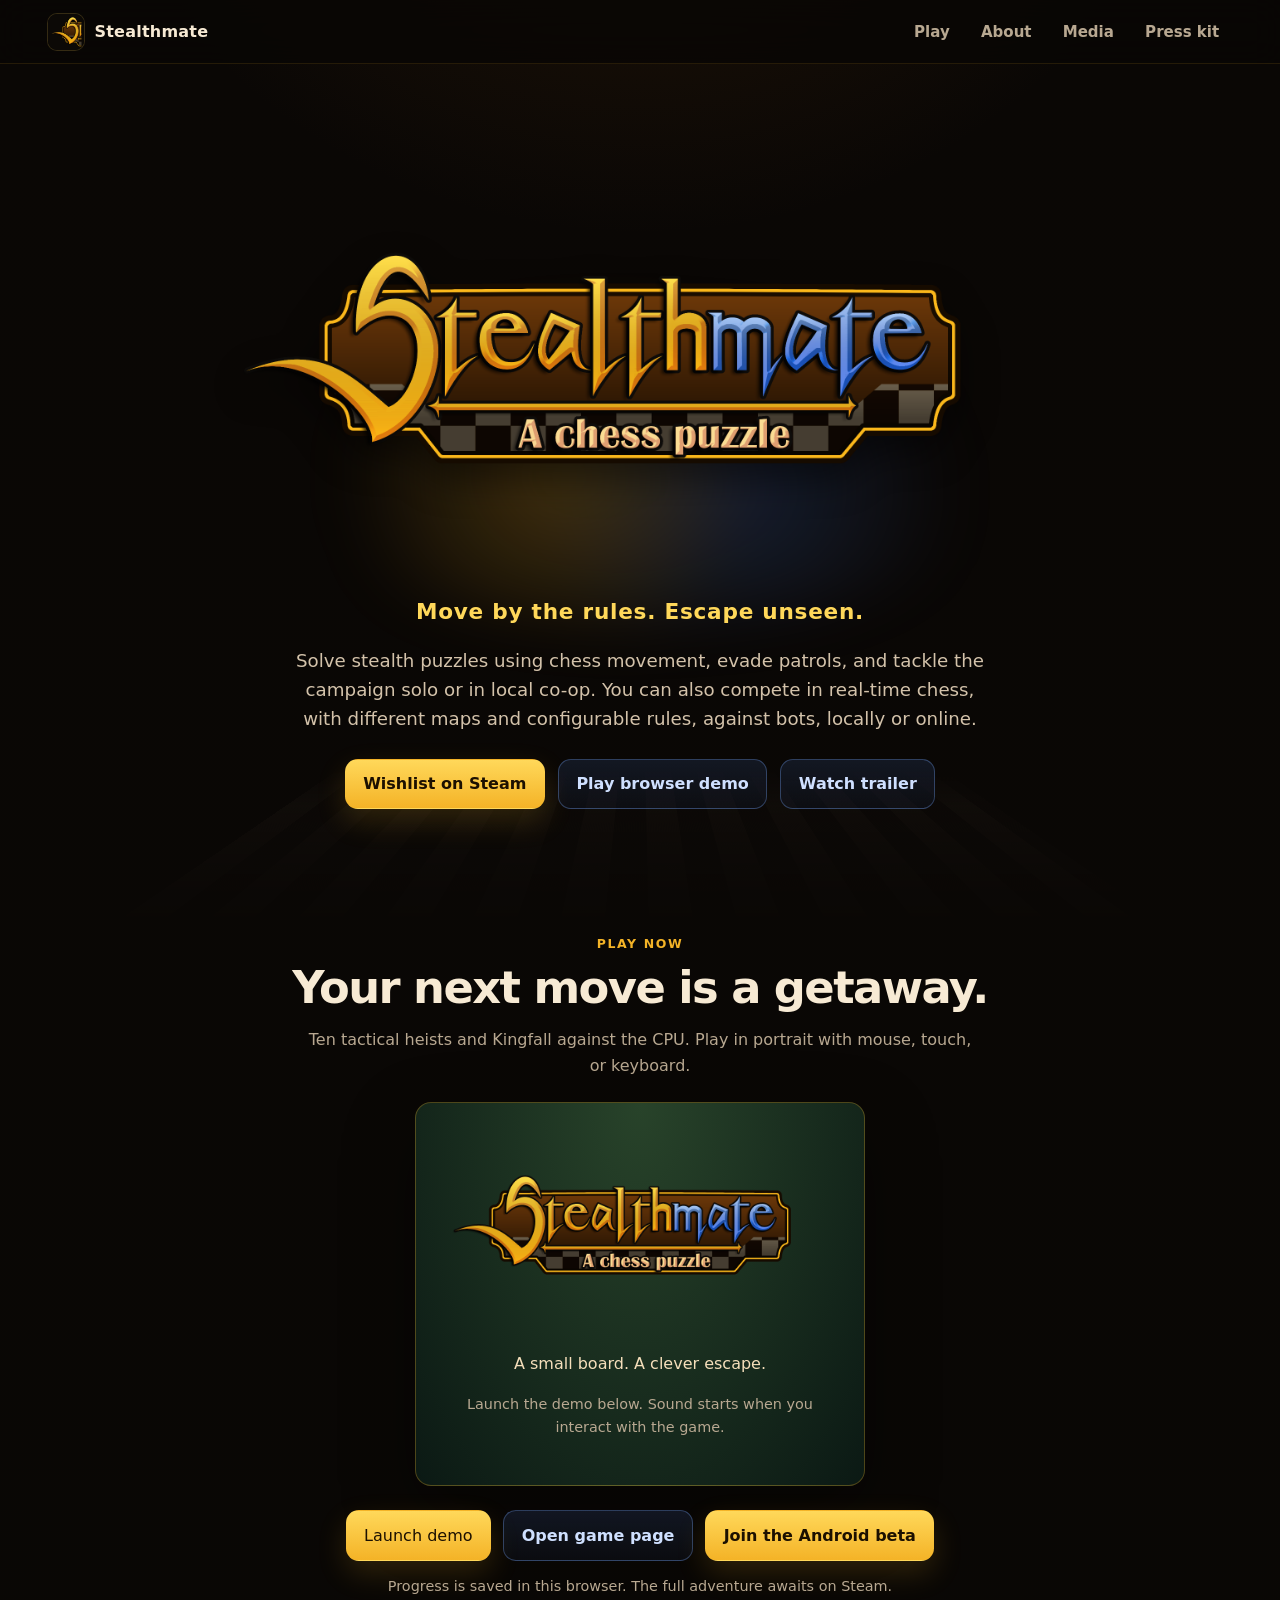
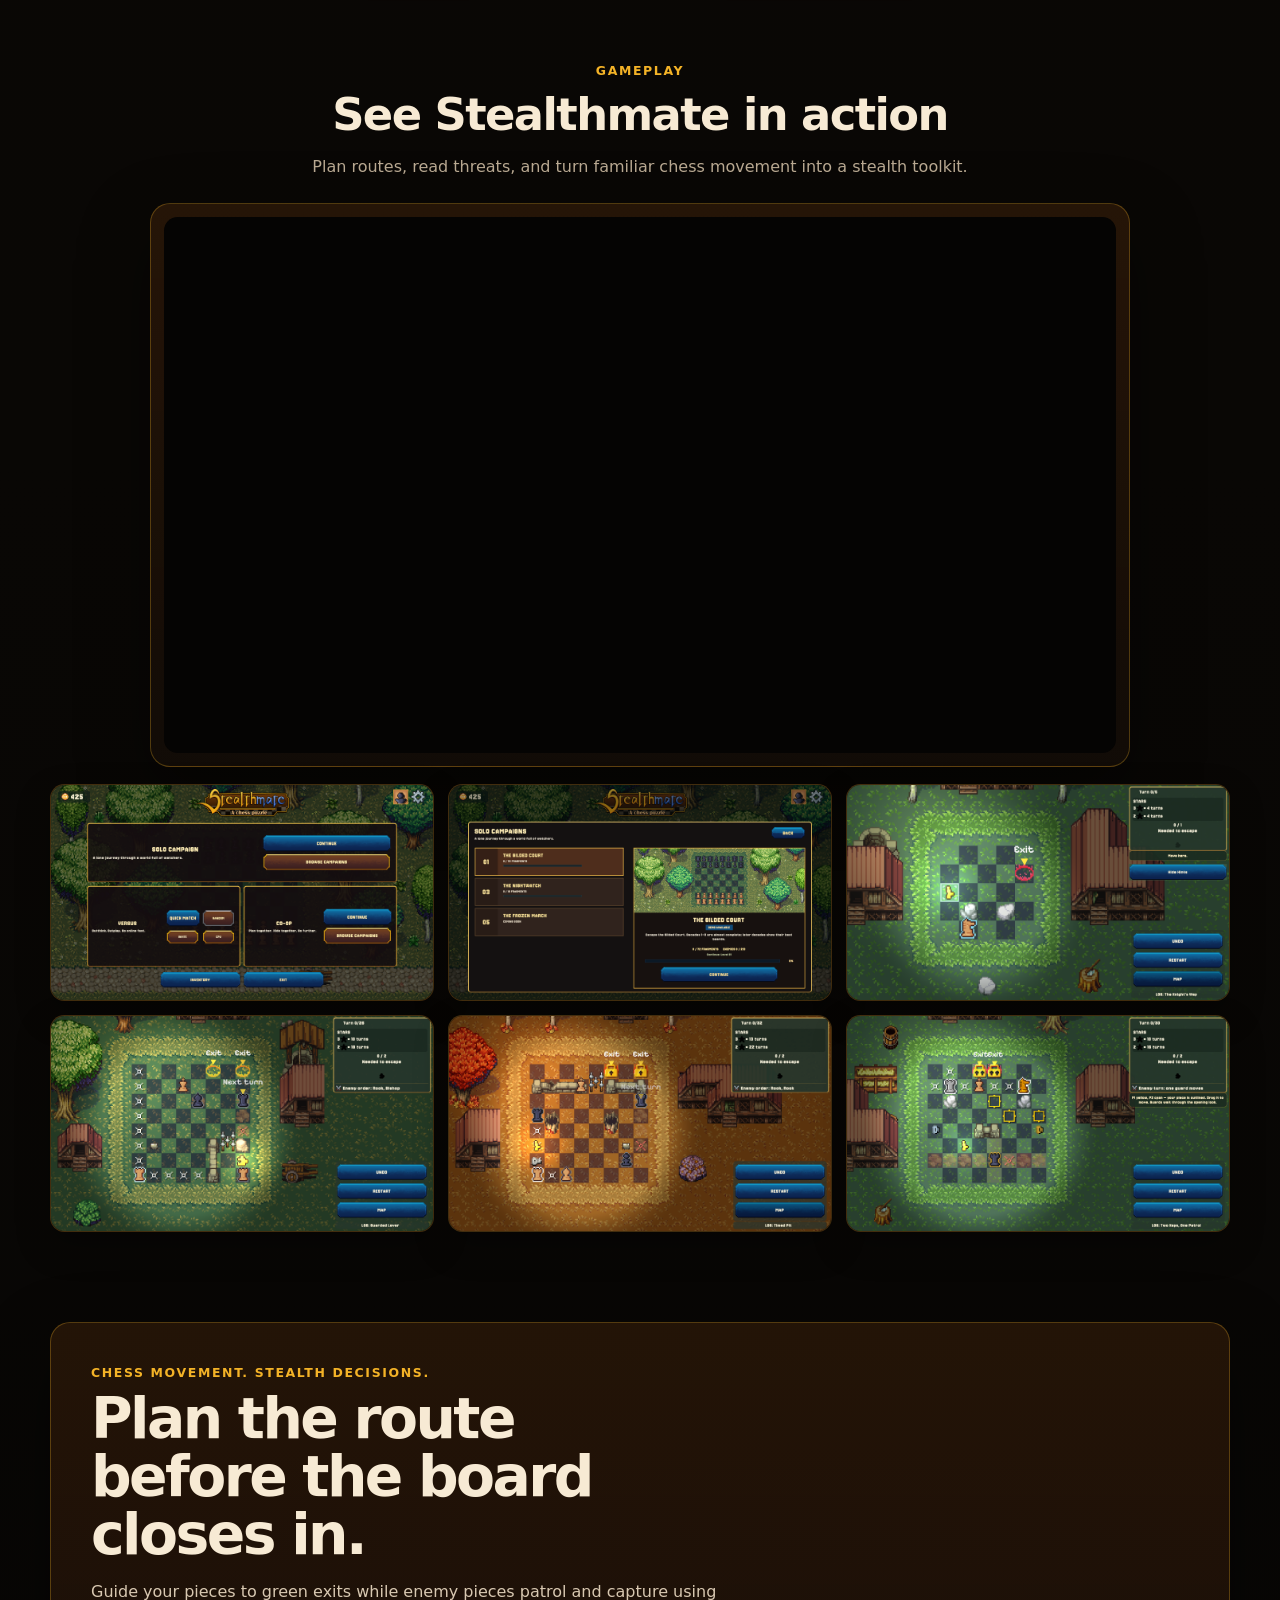
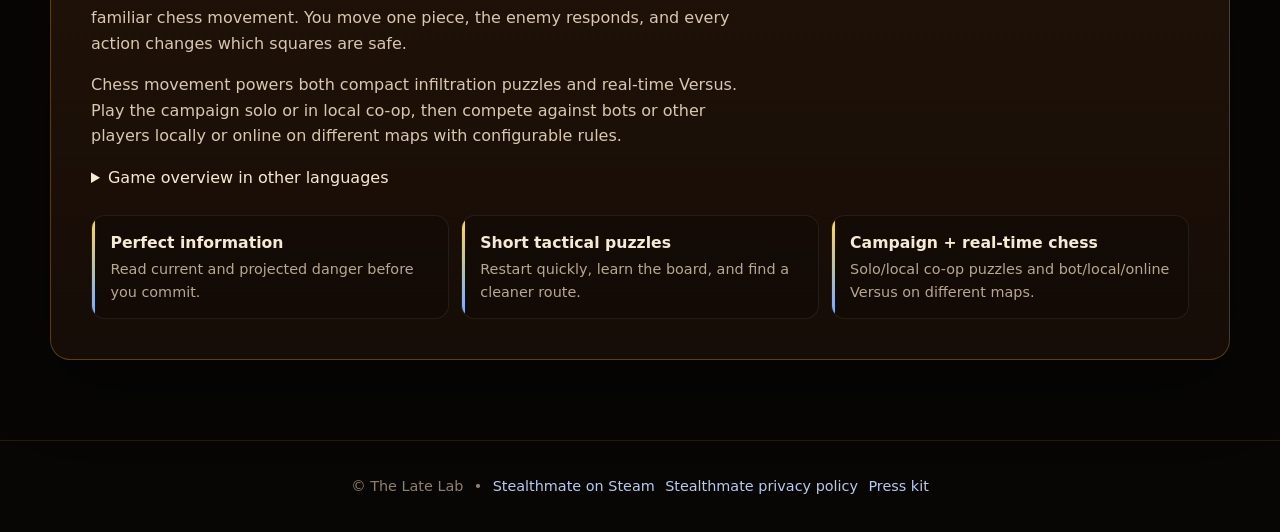
<file: index.html>
<!doctype html>
<html lang="en">
<head>
  <meta charset="utf-8">
  <meta name="viewport" content="width=device-width, initial-scale=1">
  <title>Stealthmate — A Chess Puzzle</title>
  <meta name="description" content="Stealth puzzles solo or in local co-op, plus real-time chess against bots, locally or online, with different maps and configurable rules.">
  <meta name="theme-color" content="#0d0906">
  <link rel="canonical" href="https://thelatelab.com/">
  <link rel="icon" type="image/png" href="assets/favicon.png">
  <meta property="og:type" content="website">
  <meta property="og:title" content="Stealthmate — A Chess Puzzle">
  <meta property="og:description" content="Stealth puzzles solo or in local co-op, plus real-time chess against bots, locally or online, with different maps and configurable rules.">
  <meta property="og:url" content="https://thelatelab.com/">
  <meta property="og:image" content="https://thelatelab.com/assets/social-preview.jpg">
  <meta name="twitter:card" content="summary_large_image">
  <meta name="twitter:title" content="Stealthmate — A Chess Puzzle">
  <meta name="twitter:description" content="Move by the rules. Escape unseen.">
  <meta name="twitter:image" content="https://thelatelab.com/assets/social-preview.jpg">
  <link rel="stylesheet" href="styles.css">
</head>
<body>
  <a class="skip-link" href="#media">Skip to content</a>

  <header class="site-header">
    <a class="brand" href="#top" aria-label="Stealthmate home">
      <img src="assets/favicon.png" alt="" width="36" height="36">
      <span>Stealthmate</span>
    </a>
    <nav aria-label="Primary navigation">
      <a href="#play">Play</a>
      <a href="#about">About</a>
      <a href="#media">Media</a>
      <a href="/stealthmate/press/">Press kit</a>
    </nav>
  </header>

  <main id="top">
    <section class="hero">
      <div class="hero-glow" aria-hidden="true"></div>
      <img
        class="hero-logo"
        src="assets/stealthmate-logo.png"
        alt="Stealthmate — A chess puzzle"
        width="1024"
        height="512"
      >
      <p class="tagline">Move by the rules. Escape unseen.</p>
      <p class="hero-copy">
        Solve stealth puzzles using chess movement, evade patrols, and tackle the campaign
        solo or in local co-op. You can also compete in real-time chess, with different
        maps and configurable rules, against bots, locally or online.
      </p>
      <div class="hero-actions">
        <a class="button button-primary" href="https://store.steampowered.com/app/5141490/Stealthmate_A_chess_puzzle/">Wishlist on Steam</a>
        <a class="button button-secondary" href="#play">Play browser demo</a>
        <a class="button button-secondary" href="#media">Watch trailer</a>
      </div>
    </section>

    <section class="demo-section" id="play" aria-labelledby="demo-title">
      <div class="section-heading">
        <p class="eyebrow">Play now</p>
        <h2 id="demo-title">Your next move is a getaway.</h2>
        <p>Ten tactical heists and Kingfall against the CPU. Play in portrait with mouse, touch, or keyboard.</p>
      </div>
      <div id="demo-slot" class="demo-slot">
        <div class="demo-cover">
          <img src="assets/stealthmate-logo.png" alt="Stealthmate" width="1024" height="512" loading="lazy">
          <p>A small board. A clever escape.</p>
          <p>Launch the demo below. Sound starts when you interact with the game.</p>
        </div>
      </div>
      <div class="demo-controls">
        <button class="button button-primary" id="launch-demo" type="button">Launch demo</button>
        <button class="button button-secondary" id="fullscreen-demo" type="button" hidden>Fullscreen</button>
        <a class="button button-secondary" href="/play/stealthmate/">Open game page</a>
        <a class="button button-primary" href="/stealthmate/beta/">Join the Android beta</a>
      </div>
      <noscript><p><a href="/play/stealthmate/">Play the demo on its own page.</a></p></noscript>
      <p class="demo-note">Progress is saved in this browser. The full adventure awaits on Steam.</p>
    </section>

    <section class="media-section" id="media" aria-labelledby="media-title">
      <div class="section-heading">
        <p class="eyebrow">Gameplay</p>
        <h2 id="media-title">See Stealthmate in action</h2>
        <p>Plan routes, read threats, and turn familiar chess movement into a stealth toolkit.</p>
      </div>

      <div class="trailer-card">
        <iframe
          class="trailer-video"
          src="https://www.youtube-nocookie.com/embed/5FUGb1wfIfI?rel=0"
          title="Stealthmate trailer"
          allow="accelerometer; autoplay; clipboard-write; encrypted-media; gyroscope; picture-in-picture; web-share"
          referrerpolicy="strict-origin-when-cross-origin"
          allowfullscreen
        ></iframe>
      </div>

      <div class="screenshot-grid" aria-label="Stealthmate gameplay screenshots">
        <a href="assets/stealthmate-screenshot-01-main-menu.png" class="screenshot-card">
          <img src="assets/stealthmate-screenshot-01-main-menu.png" alt="Stealthmate main menu with Solo Campaign, Versus and Co-op modes" width="1920" height="1080" loading="lazy">
        </a>
        <a href="assets/stealthmate-screenshot-02-campaign-select.png" class="screenshot-card">
          <img src="assets/stealthmate-screenshot-02-campaign-select.png" alt="Solo campaign selection showing The Gilded Court, The Nightwatch and The Frozen March" width="1920" height="1080" loading="lazy">
        </a>
        <a href="assets/stealthmate-screenshot-03-knight-escape.png" class="screenshot-card">
          <img src="assets/stealthmate-screenshot-03-knight-escape.png" alt="A knight sneaking toward the exit on a small forest board" width="1920" height="1080" loading="lazy">
        </a>
        <a href="assets/stealthmate-screenshot-04-guarded-lever.png" class="screenshot-card">
          <img src="assets/stealthmate-screenshot-04-guarded-lever.png" alt="Guarded Lever puzzle with enemy rook and bishop patrolling near two exits" width="1920" height="1080" loading="lazy">
        </a>
        <a href="assets/stealthmate-screenshot-05-timed-pit.png" class="screenshot-card">
          <img src="assets/stealthmate-screenshot-05-timed-pit.png" alt="Timed Pit puzzle on an autumn board with locked exits and enemy rooks" width="1920" height="1080" loading="lazy">
        </a>
        <a href="assets/stealthmate-screenshot-06-coop-two-keys.png" class="screenshot-card">
          <img src="assets/stealthmate-screenshot-06-coop-two-keys.png" alt="Two Keys, One Patrol co-op puzzle with keys, locked exits and a guard rook" width="1920" height="1080" loading="lazy">
        </a>
      </div>
    </section>

    <section class="content-grid" aria-label="Stealthmate">
      <article class="about-card" id="about">
        <p class="eyebrow">Chess movement. Stealth decisions.</p>
        <h1>Plan the route before the board closes in.</h1>
        <p>
          Guide your pieces to green exits while enemy pieces patrol and capture using
          familiar chess movement. You move one piece, the enemy responds, and every
          action changes which squares are safe.
        </p>
        <p>
          Chess movement powers both compact infiltration puzzles and real-time Versus.
          Play the campaign solo or in local co-op, then compete against bots or other
          players locally or online on different maps with configurable rules.
        </p>

        <details>
          <summary>Game overview in other languages</summary>
          <p lang="fr"><strong>Français</strong> — Résolvez des énigmes d’infiltration avec les déplacements des échecs, évitez les patrouilles et jouez la campagne en solo ou en coopération locale. Affrontez aussi des bots ou d’autres joueurs aux échecs en temps réel, en local ou en ligne, sur différents plateaux aux règles configurables.</p>
          <p lang="it"><strong>Italiano</strong> — Risolvi enigmi furtivi con i movimenti degli scacchi, evita le pattuglie e affronta la campagna da solo o in cooperativa locale. Sfida anche bot o altri giocatori a scacchi in tempo reale, in locale o online, su diverse mappe con regole configurabili.</p>
          <p lang="de"><strong>Deutsch</strong> — Löse Schleichrätsel mit Schachzügen, weiche Patrouillen aus und spiele die Kampagne allein oder im lokalen Koop. Spiele außerdem Echtzeit-Schach gegen Bots, lokal oder online, auf verschiedenen Karten mit anpassbaren Regeln.</p>
          <p lang="es-ES"><strong>Español de España</strong> — Resuelve puzles de sigilo con movimientos de ajedrez, escapa de patrullas y supera la campaña en solitario o en cooperativo local. También puedes competir en ajedrez en tiempo real, con distintos mapas y reglas configurables, contra bots, en local o en línea.</p>
          <p lang="es-419"><strong>Español de Latinoamérica</strong> — Resuelve puzles de sigilo con movimientos de ajedrez, evade patrullas y supera la campaña en solitario o en cooperativo local. También puedes competir en ajedrez en tiempo real, con distintos mapas y reglas configurables, contra bots, en local o en línea.</p>
          <p lang="pt-BR"><strong>Português brasileiro</strong> — Resolva quebra-cabeças de furtividade com movimentos de xadrez, evite patrulhas e jogue a campanha sozinho ou em cooperação local. Dispute também xadrez em tempo real contra bots, localmente ou online, em mapas variados com regras configuráveis.</p>
        </details>
        <div class="feature-list" aria-label="Game features">
          <div class="feature">
            <strong>Perfect information</strong>
            <span>Read current and projected danger before you commit.</span>
          </div>
          <div class="feature">
            <strong>Short tactical puzzles</strong>
            <span>Restart quickly, learn the board, and find a cleaner route.</span>
          </div>
          <div class="feature">
            <strong>Campaign + real-time chess</strong>
            <span>Solo/local co-op puzzles and bot/local/online Versus on different maps.</span>
          </div>
        </div>
      </article>
    </section>
  </main>

  <footer>
    <span>© The Late Lab</span>
    <span aria-hidden="true">•</span>
    <a href="https://store.steampowered.com/app/5141490/Stealthmate_A_chess_puzzle/">Stealthmate on Steam</a>
    <a href="/stealthmate/policy/">Stealthmate privacy policy</a>
    <a href="/stealthmate/press/">Press kit</a>
  </footer>
  <script src="demo.js" defer></script>
</body>
</html>
</file>
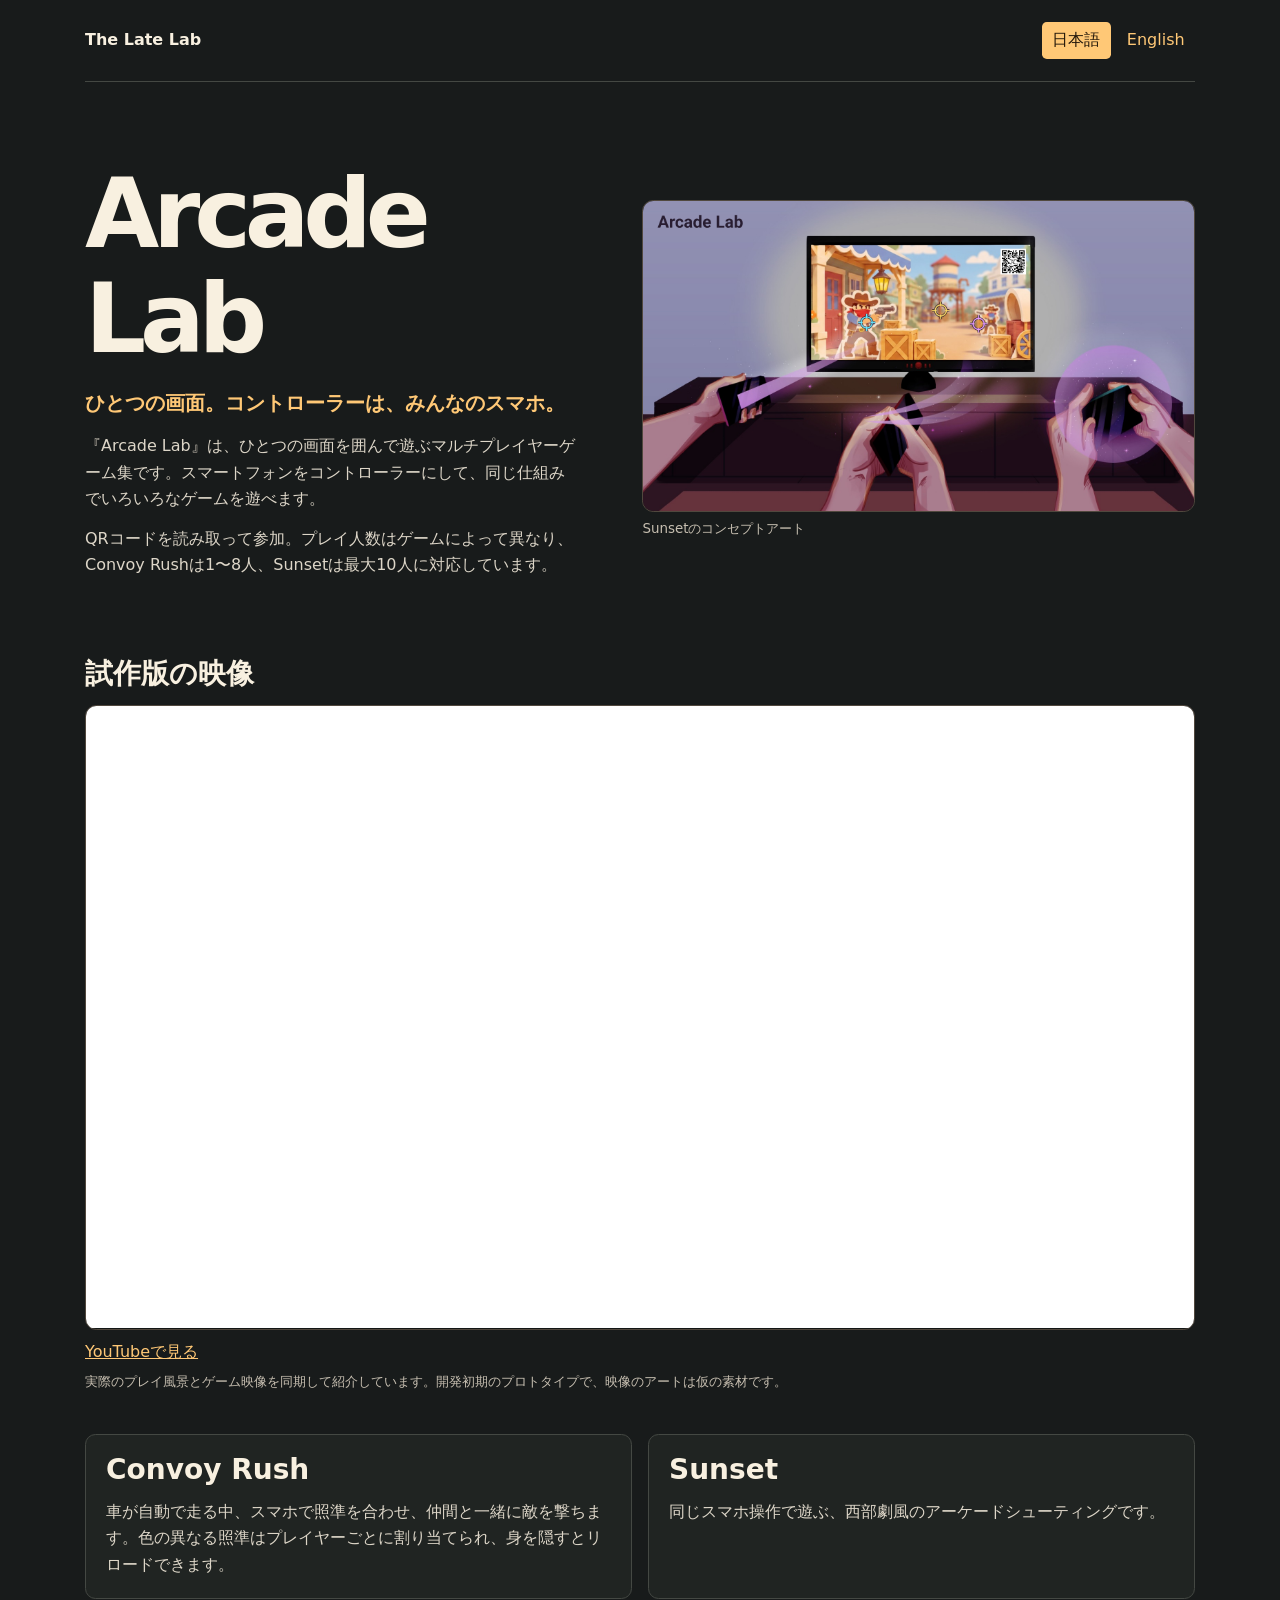
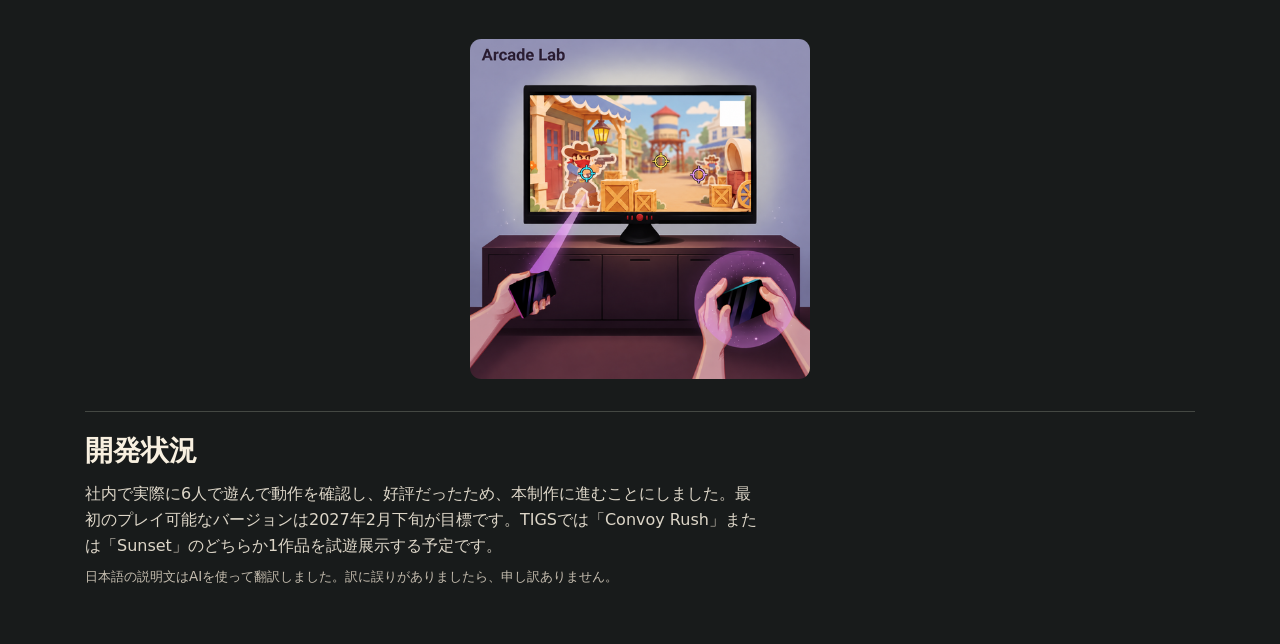
<file: arcade-lab/index.html>
<!doctype html>
<html lang="ja">
<head>
  <meta charset="utf-8">
  <meta name="viewport" content="width=device-width, initial-scale=1">
  <meta name="description" content="みんなでひとつの画面を囲み、スマートフォンで遊ぶマルチプレイヤーゲーム集。The Late Lab が開発中。">
  <meta property="og:title" content="Arcade Lab | The Late Lab">
  <meta property="og:image" content="https://thelatelab.com/arcade-lab/key-visual-wide.png">
  <meta name="robots" content="noindex, nofollow, noimageindex, nosnippet">
  <title>Arcade Lab | The Late Lab</title>
  <link rel="icon" href="/assets/favicon.png">
  <link rel="stylesheet" href="arcade-lab.css">
  <script src="arcade-lab.js" defer></script>
</head>
<body>
  <header class="wrap site-header">
    <a href="/" class="studio">The Late Lab</a>
    <nav aria-label="Language / 言語">
      <a href="./" lang="ja" id="ja-link" aria-current="true">日本語</a>
      <a href="?lang=en" lang="en" id="en-link">English</a>
    </nav>
  </header>
  <main class="wrap">
    <div class="hero">
      <div>
        <h1>Arcade Lab</h1>
        <p class="tagline" data-ja>ひとつの画面。コントローラーは、みんなのスマホ。</p>
        <p class="tagline" data-en hidden>One screen. Everyone plays with their phone.</p>
        <p data-ja>『Arcade Lab』は、ひとつの画面を囲んで遊ぶマルチプレイヤーゲーム集です。スマートフォンをコントローラーにして、同じ仕組みでいろいろなゲームを遊べます。</p>
        <p data-en hidden>Arcade Lab is a collection of multiplayer games for one shared screen. Everyone joins on their phone and uses it as a controller. The same setup works across different games.</p>
        <p data-ja>QRコードを読み取って参加。プレイ人数はゲームによって異なり、Convoy Rushは1〜8人、Sunsetは最大10人に対応しています。</p>
        <p data-en hidden>Scan the QR code to join. Player count varies by game: Convoy Rush supports 1–8 players, and Sunset supports up to 10.</p>
      </div>
      <figure>
        <img src="key-visual-wide.png" width="1600" height="900" alt="">
        <figcaption data-ja>Sunsetのコンセプトアート</figcaption>
        <figcaption data-en hidden>Sunset concept art</figcaption>
      </figure>
    </div>
    <section class="video" aria-labelledby="video-title">
      <h2 id="video-title"><span data-ja>試作版の映像</span><span data-en hidden>See the prototypes</span></h2>
      <iframe width="1280" height="720" src="https://www.youtube-nocookie.com/embed/__ARCADE_LAB_VIDEO_JA__" data-video-en="https://www.youtube-nocookie.com/embed/__ARCADE_LAB_VIDEO_EN__" title="Arcade Lab gameplay preview" loading="lazy" allow="encrypted-media; picture-in-picture; fullscreen" allowfullscreen></iframe>
      <a href="https://www.youtube.com/watch?v=__ARCADE_LAB_VIDEO_JA__" data-video-en="https://www.youtube.com/watch?v=__ARCADE_LAB_VIDEO_EN__"><span data-ja>YouTubeで見る</span><span data-en hidden>Watch on YouTube</span></a>
      <p class="note" data-ja>実際のプレイ風景とゲーム映像を同期して紹介しています。開発初期のプロトタイプで、映像のアートは仮の素材です。</p>
      <p class="note" data-en hidden>Real players and synchronized gameplay footage. This is an early prototype; the artwork shown is temporary.</p>
    </section>
    <section class="games" aria-label="Games / ゲーム">
      <article>
        <h2>Convoy Rush</h2>
        <p data-ja>車が自動で走る中、スマホで照準を合わせ、仲間と一緒に敵を撃ちます。色の異なる照準はプレイヤーごとに割り当てられ、身を隠すとリロードできます。</p>
        <p data-en hidden>Your vehicle drives while you and your crew aim, shoot, and take cover to reload. Each player controls a different colored reticle.</p>
      </article>
      <article>
        <h2>Sunset</h2>
        <p data-ja>同じスマホ操作で遊ぶ、西部劇風のアーケードシューティングです。</p>
        <p data-en hidden>A Western arcade shooter that uses the same phone controls.</p>
      </article>
    </section>
    <a class="square-art" href="/arcade-lab/key-visual-square.png"><img src="/arcade-lab/key-visual-square.png" width="500" height="500" alt="Arcade Lab square key visual" loading="lazy"></a>
    <section class="status">
      <h2><span data-ja>開発状況</span><span data-en hidden>Development status</span></h2>
      <p data-ja>社内で実際に6人で遊んで動作を確認し、好評だったため、本制作に進むことにしました。最初のプレイ可能なバージョンは2027年2月下旬が目標です。TIGSでは「Convoy Rush」または「Sunset」のどちらか1作品を試遊展示する予定です。</p>
      <p data-en hidden>Six people played together in an internal test. The setup worked, and the feedback was positive, so we’re moving into production. We’re aiming for a first playable version in late February 2027. We plan to bring either Convoy Rush or Sunset to TIGS.</p>
      <p class="note" data-ja>日本語の説明文はAIを使って翻訳しました。訳に誤りがありましたら、申し訳ありません。</p>
    </section>
  </main>
</body>
</html>
</file>
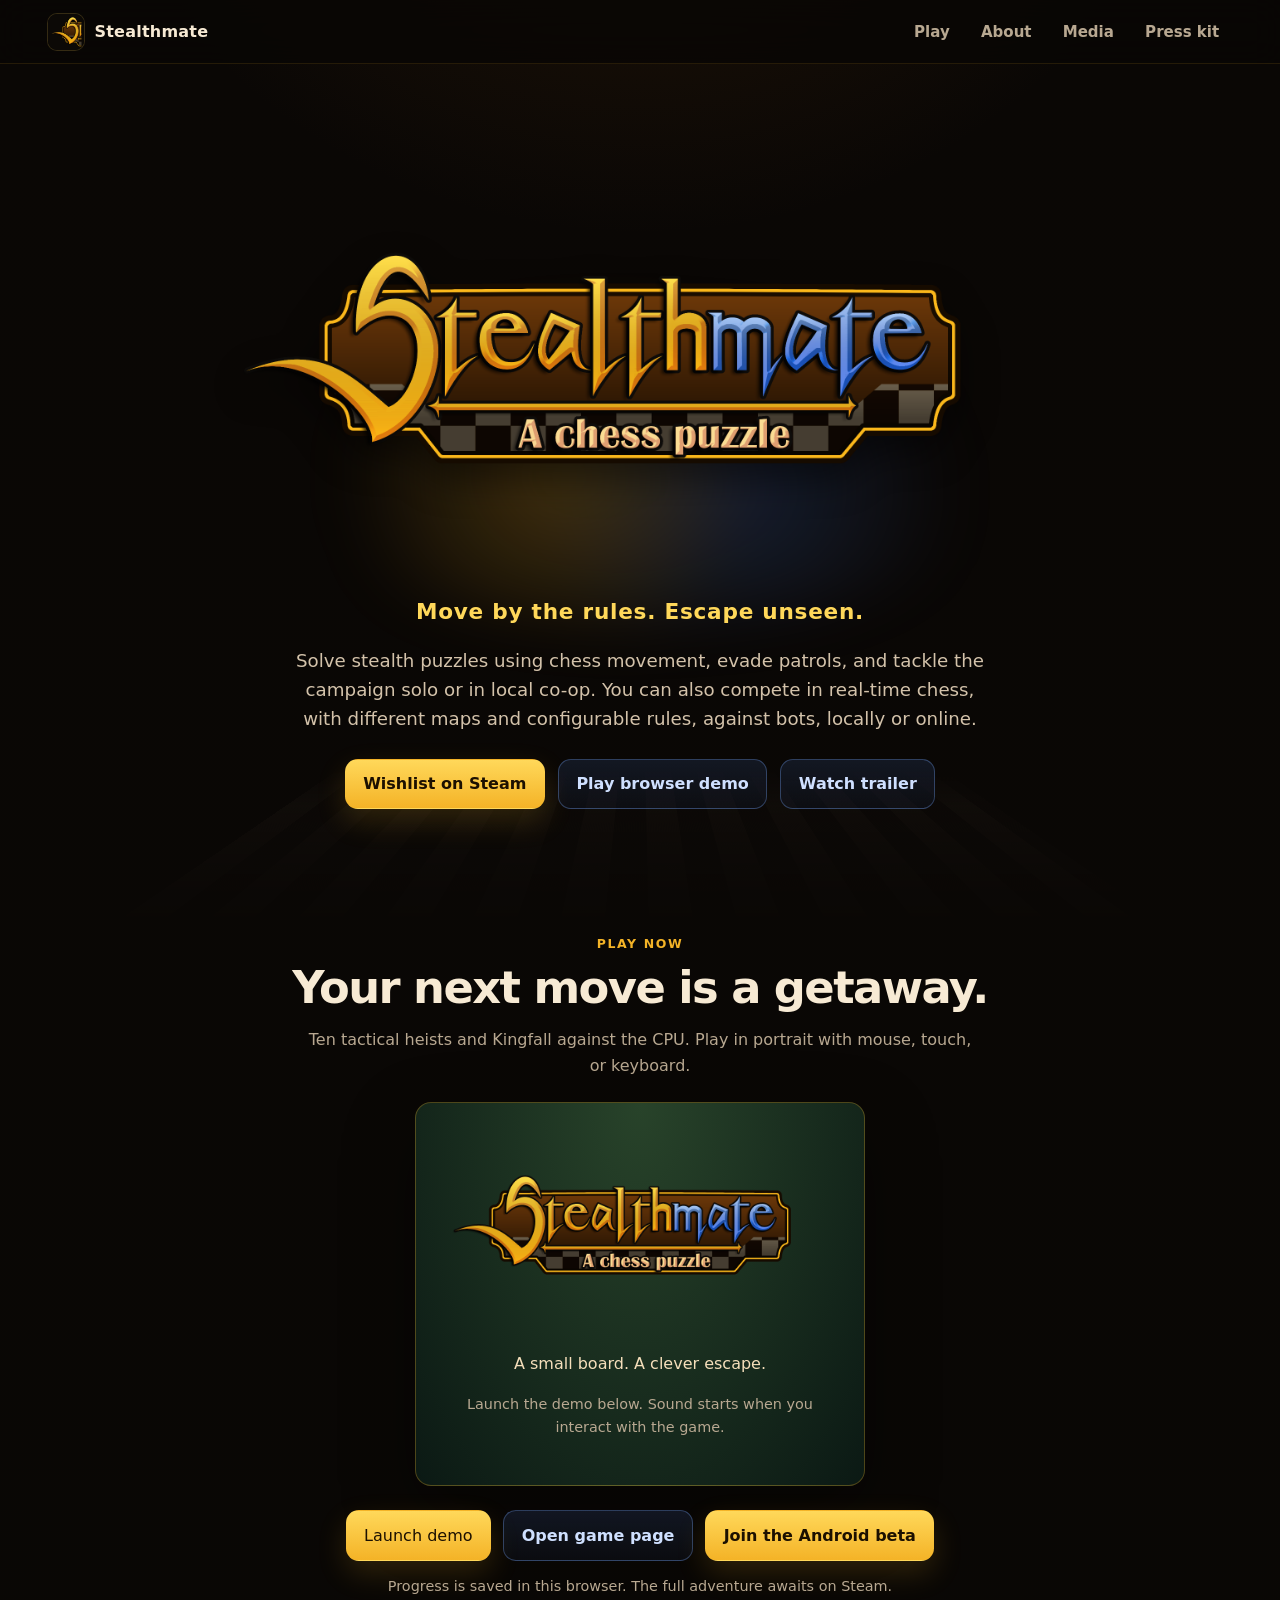
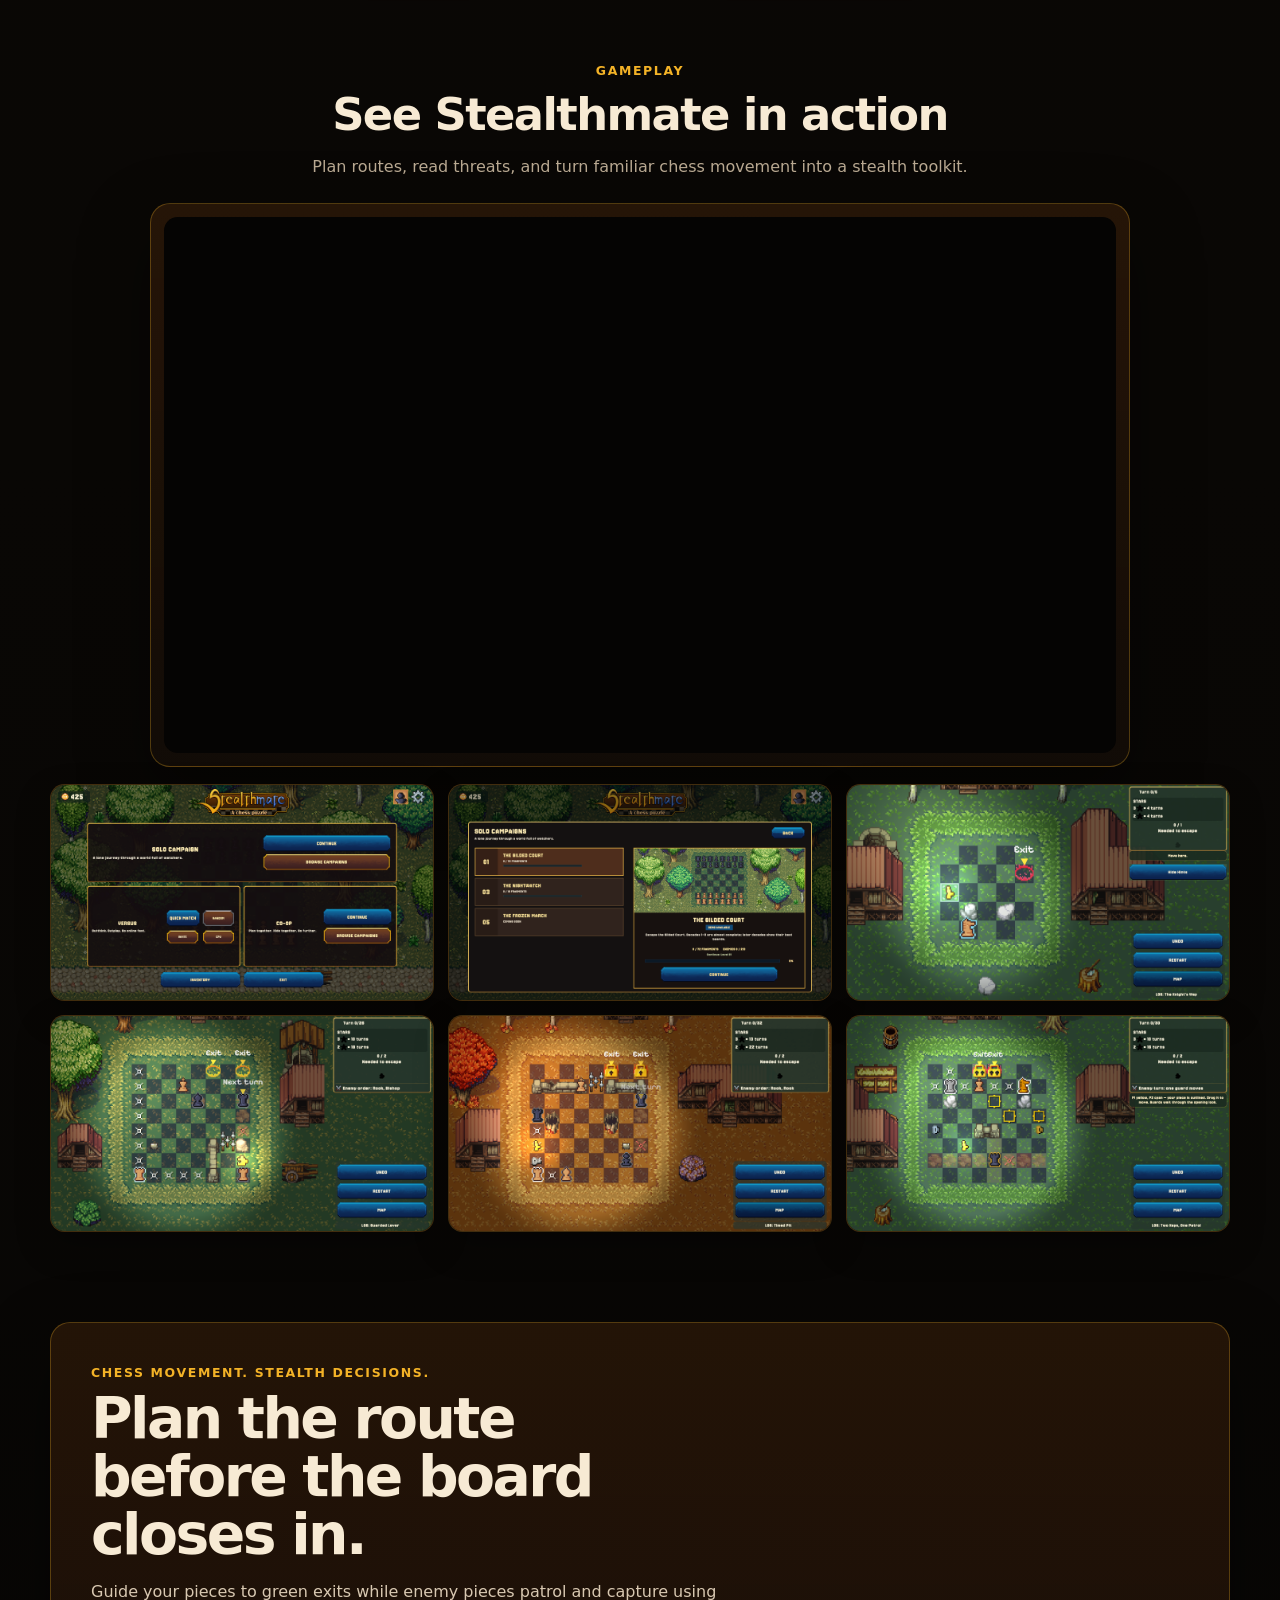
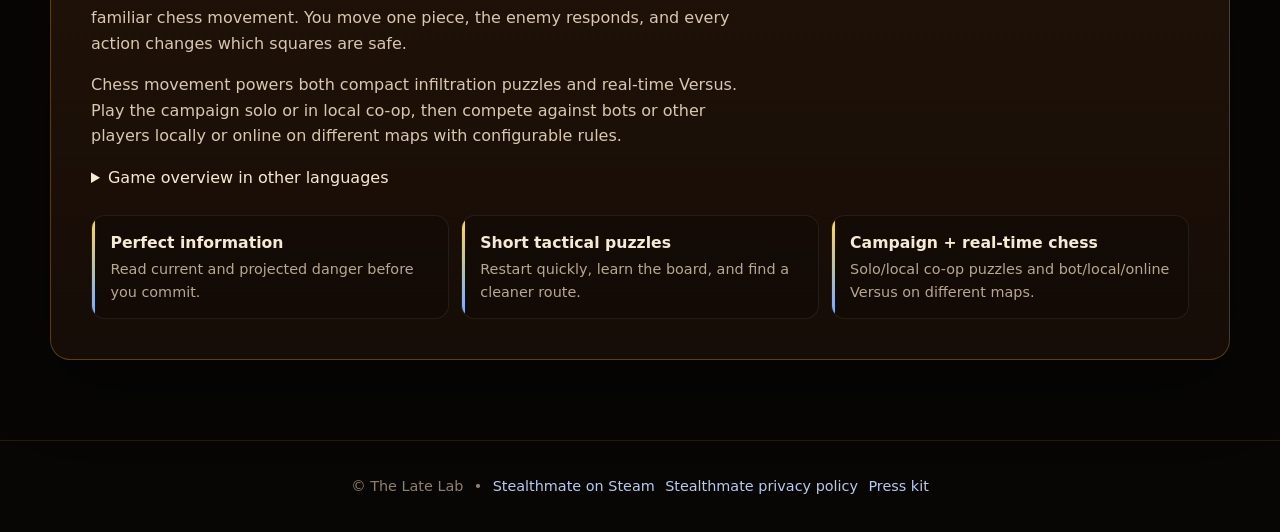
<file: stealthmate/index.html>
<!doctype html>
<html lang="en"><head>
<meta charset="utf-8">
<title>Stealthmate | The Late Lab</title>
<meta name="robots" content="noindex">
<link rel="canonical" href="https://thelatelab.com/">
<meta http-equiv="refresh" content="0; url=/">
<script>location.replace('/');</script>
</head><body>
<p><a href="/">Continue to Stealthmate</a></p>
</body></html>
</file>
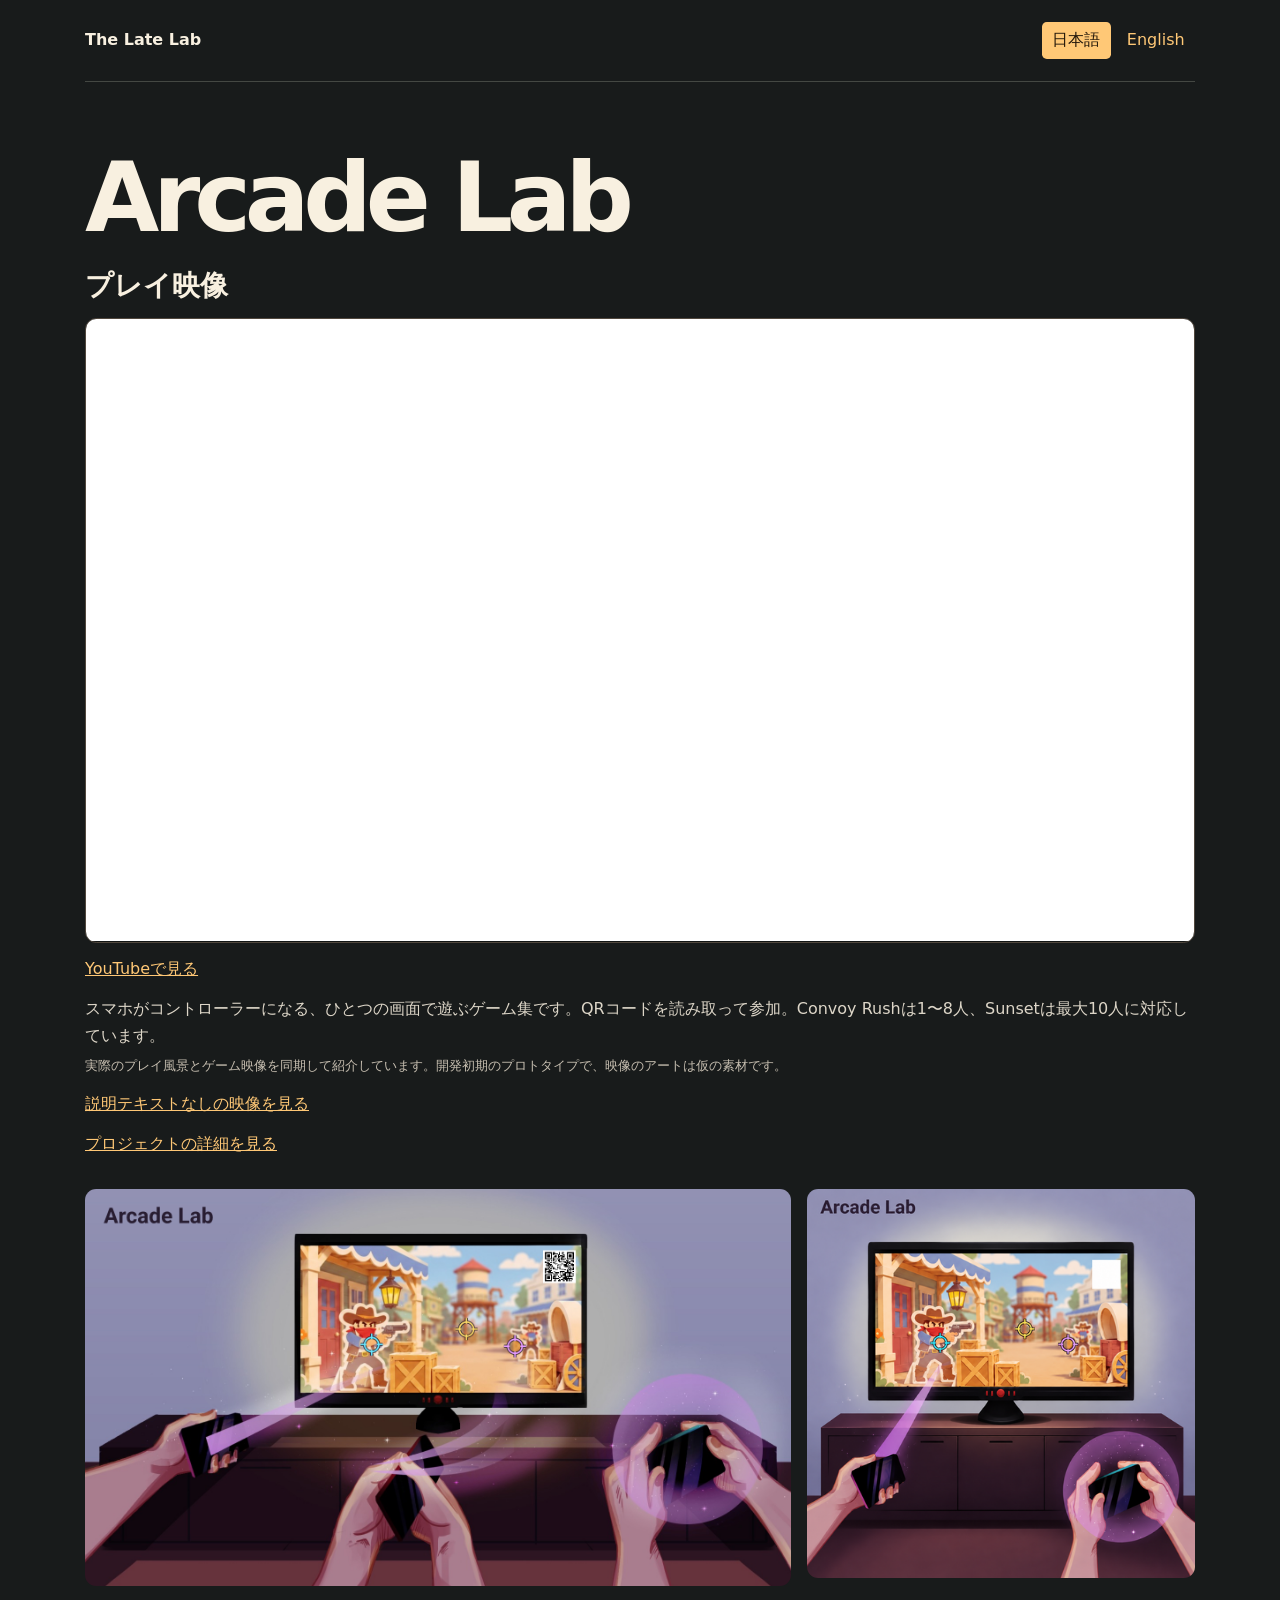
<file: arcade-lab/preview/index.html>
<!doctype html>
<html lang="ja">
<head>
  <meta charset="utf-8">
  <meta name="viewport" content="width=device-width, initial-scale=1">
  <meta name="robots" content="noindex, nofollow, noimageindex, nosnippet">
  <meta name="description" content="The Late Labが開発中のマルチプレイヤーゲーム集『Arcade Lab』のプレイ映像。">
  <link rel="canonical" href="https://thelatelab.com/arcade-lab/preview/">
  <title>Arcade Lab | Gameplay Preview</title>
  <link rel="icon" href="/assets/favicon.png">
  <link rel="stylesheet" href="/arcade-lab/arcade-lab.css">
  <script src="/arcade-lab/arcade-lab.js" defer></script>
</head>
<body>
  <header class="wrap site-header">
    <a href="/" class="studio">The Late Lab</a>
    <nav aria-label="Language / 言語">
      <a href="./" lang="ja" id="ja-link" aria-current="true">日本語</a>
      <a href="?lang=en" lang="en" id="en-link">English</a>
    </nav>
  </header>
  <main class="wrap preview-page">
    <h1>Arcade Lab</h1>
    <section class="video" aria-labelledby="video-title">
      <h2 id="video-title"><span data-ja>プレイ映像</span><span data-en hidden>Gameplay preview</span></h2>
      <iframe width="1280" height="720" src="https://www.youtube-nocookie.com/embed/__ARCADE_LAB_VIDEO_JA__" data-video-en="https://www.youtube-nocookie.com/embed/__ARCADE_LAB_VIDEO_EN__" title="Arcade Lab gameplay preview" allow="encrypted-media; picture-in-picture; fullscreen" allowfullscreen></iframe>
      <p><a href="https://www.youtube.com/watch?v=__ARCADE_LAB_VIDEO_JA__" data-video-en="https://www.youtube.com/watch?v=__ARCADE_LAB_VIDEO_EN__"><span data-ja>YouTubeで見る</span><span data-en hidden>Watch on YouTube</span></a></p>
      <p data-ja>スマホがコントローラーになる、ひとつの画面で遊ぶゲーム集です。QRコードを読み取って参加。Convoy Rushは1〜8人、Sunsetは最大10人に対応しています。</p>
      <p data-en hidden>A collection of games for one shared screen, with phones as controllers. Scan the QR code to join. Convoy Rush supports 1–8 players; Sunset supports up to 10.</p>
      <p class="note" data-ja>実際のプレイ風景とゲーム映像を同期して紹介しています。開発初期のプロトタイプで、映像のアートは仮の素材です。</p>
      <p class="note" data-en hidden>Real players and synchronized gameplay footage. This is an early prototype; the artwork shown is temporary.</p>
      <p><a href="https://www.youtube.com/watch?v=__ARCADE_LAB_VIDEO_CLEAN__"><span data-ja>説明テキストなしの映像を見る</span><span data-en hidden>Watch without explanatory labels</span></a></p>
      <p data-ja><a href="/arcade-lab/">プロジェクトの詳細を見る</a></p>
      <p data-en hidden><a href="/arcade-lab/?lang=en">About Arcade Lab</a></p>
    </section>
    <div class="preview-art">
      <img src="/arcade-lab/key-visual-wide.png" width="1600" height="900" alt="Arcade Lab wide key visual" loading="lazy">
      <img src="/arcade-lab/key-visual-square.png" width="500" height="500" alt="Arcade Lab square key visual" loading="lazy">
    </div>
  </main>
</body>
</html>
</file>
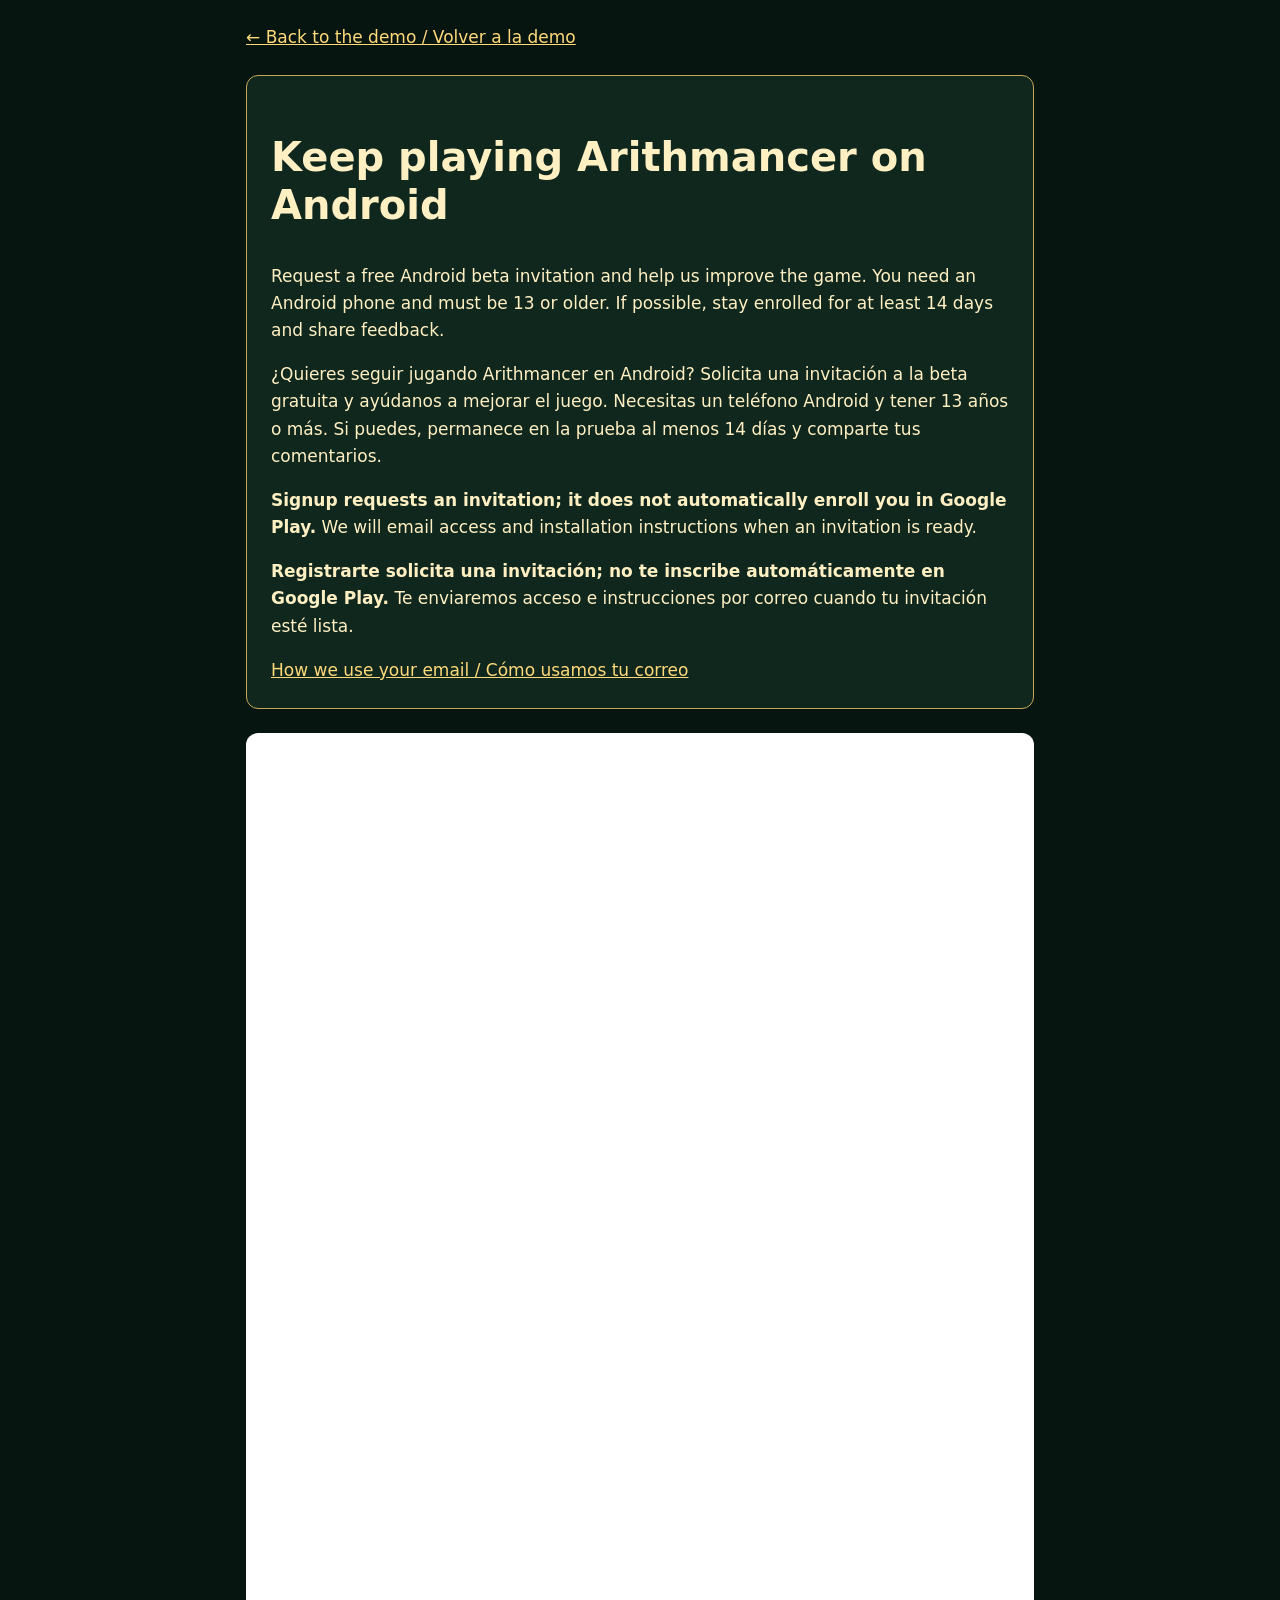
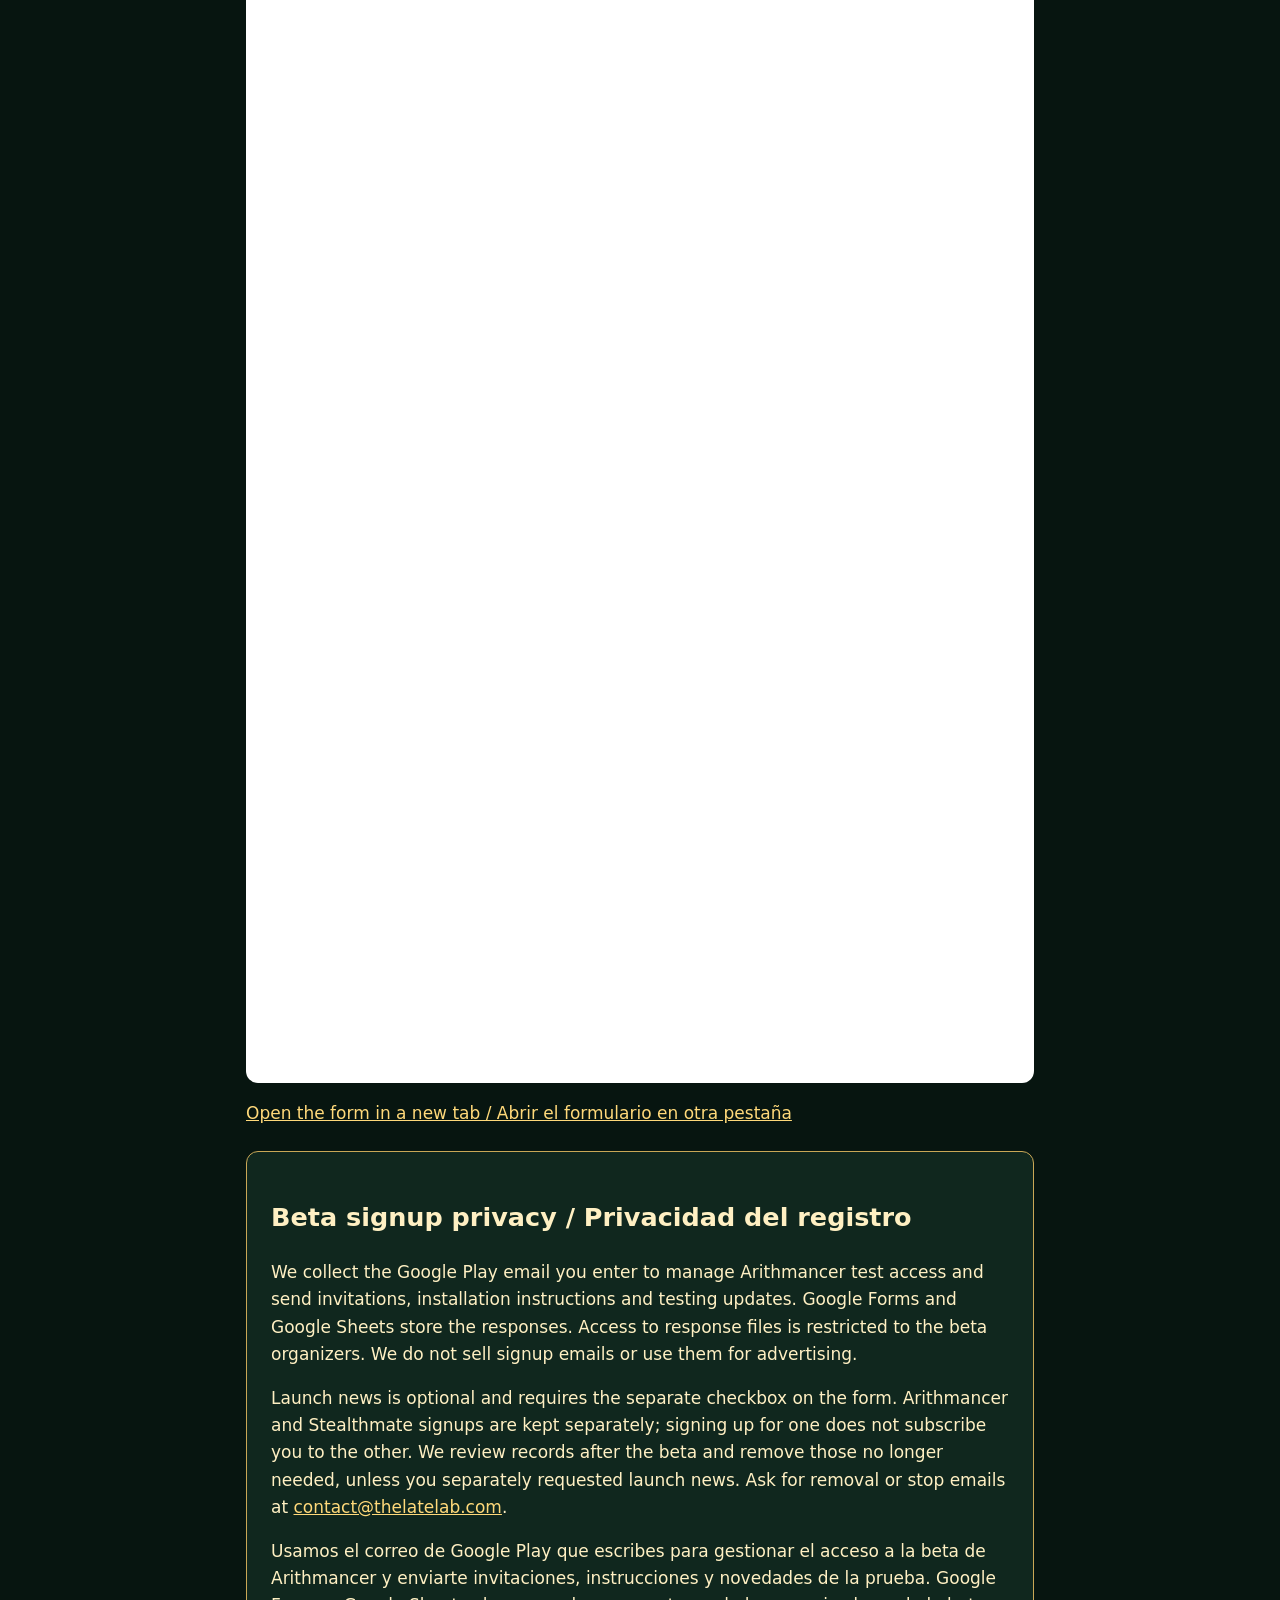
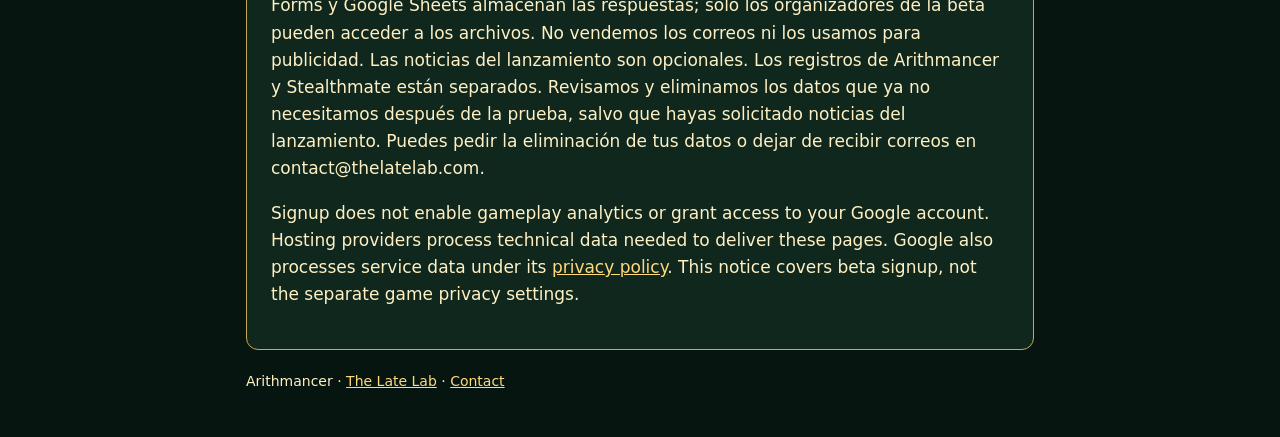
<file: arithmancer/beta/index.html>
<!doctype html>
<html lang="en">
<head>
  <meta charset="utf-8">
  <meta name="viewport" content="width=device-width, initial-scale=1">
  <title>Join the Android beta | Arithmancer</title>
  <meta name="description" content="Request an invitation to the free Arithmancer Android beta and help us improve the game.">
  <link rel="canonical" href="https://thelatelab.com/arithmancer/beta/">
  <style>
    * { box-sizing: border-box; }
    body { margin: 0; background: #071510; color: #fff0c3; font: 17px/1.6 system-ui, sans-serif; }
    main { max-width: 820px; margin: auto; padding: 24px 16px; }
    a { color: #ffd97a; }
    h1 { font-size: clamp(26px, 5vw, 40px); line-height: 1.2; }
    .intro, #privacy { border: 1px solid #c9a756; padding: 24px; border-radius: 12px; background: #10271e; margin-top: 24px; }
    iframe { display: block; width: 100%; height: 1950px; border: 0; border-radius: 12px; margin-top: 24px; background: #fff; }
    footer { padding: 20px 0; font-size: 14px; }
    a:focus-visible { outline: 3px solid #64c6ff; outline-offset: 3px; }
  </style>
</head>
<body>
<main>
  <a href="/betas/arithmancer/">← Back to the demo / Volver a la demo</a>
  <section class="intro">
    <h1>Keep playing Arithmancer on Android</h1>
    <p>Request a free Android beta invitation and help us improve the game. You need an Android phone and must be 13 or older. If possible, stay enrolled for at least 14 days and share feedback.</p>
    <p lang="es">¿Quieres seguir jugando Arithmancer en Android? Solicita una invitación a la beta gratuita y ayúdanos a mejorar el juego. Necesitas un teléfono Android y tener 13 años o más. Si puedes, permanece en la prueba al menos 14 días y comparte tus comentarios.</p>
    <p><strong>Signup requests an invitation; it does not automatically enroll you in Google Play.</strong> We will email access and installation instructions when an invitation is ready.</p>
    <p lang="es"><strong>Registrarte solicita una invitación; no te inscribe automáticamente en Google Play.</strong> Te enviaremos acceso e instrucciones por correo cuando tu invitación esté lista.</p>
    <a href="#privacy">How we use your email / Cómo usamos tu correo</a>
  </section>
  <iframe src="https://docs.google.com/forms/d/e/1FAIpQLScRi7ExAftyAGL_sp1C0er5AZjArjy_1b5wdalGbxJwaYYkdw/viewform?embedded=true" title="Arithmancer Android beta signup / Registro beta Android" loading="lazy">Loading signup form…</iframe>
  <p><a href="https://docs.google.com/forms/d/e/1FAIpQLScRi7ExAftyAGL_sp1C0er5AZjArjy_1b5wdalGbxJwaYYkdw/viewform" target="_blank" rel="noopener noreferrer">Open the form in a new tab / Abrir el formulario en otra pestaña</a></p>
  <section id="privacy" aria-labelledby="privacy-title">
    <h2 id="privacy-title">Beta signup privacy / Privacidad del registro</h2>
    <p>We collect the Google Play email you enter to manage Arithmancer test access and send invitations, installation instructions and testing updates. Google Forms and Google Sheets store the responses. Access to response files is restricted to the beta organizers. We do not sell signup emails or use them for advertising.</p>
    <p>Launch news is optional and requires the separate checkbox on the form. Arithmancer and Stealthmate signups are kept separately; signing up for one does not subscribe you to the other. We review records after the beta and remove those no longer needed, unless you separately requested launch news. Ask for removal or stop emails at <a href="mailto:contact@thelatelab.com">contact@thelatelab.com</a>.</p>
    <p lang="es">Usamos el correo de Google Play que escribes para gestionar el acceso a la beta de Arithmancer y enviarte invitaciones, instrucciones y novedades de la prueba. Google Forms y Google Sheets almacenan las respuestas; solo los organizadores de la beta pueden acceder a los archivos. No vendemos los correos ni los usamos para publicidad. Las noticias del lanzamiento son opcionales. Los registros de Arithmancer y Stealthmate están separados. Revisamos y eliminamos los datos que ya no necesitamos después de la prueba, salvo que hayas solicitado noticias del lanzamiento. Puedes pedir la eliminación de tus datos o dejar de recibir correos en contact@thelatelab.com.</p>
    <p>Signup does not enable gameplay analytics or grant access to your Google account. Hosting providers process technical data needed to deliver these pages. Google also processes service data under its <a href="https://policies.google.com/privacy">privacy policy</a>. This notice covers beta signup, not the separate game privacy settings.</p>
  </section>
  <footer>Arithmancer · <a href="/">The Late Lab</a> · <a href="mailto:contact@thelatelab.com">Contact</a></footer>
</main>
</body>
</html>
</file>
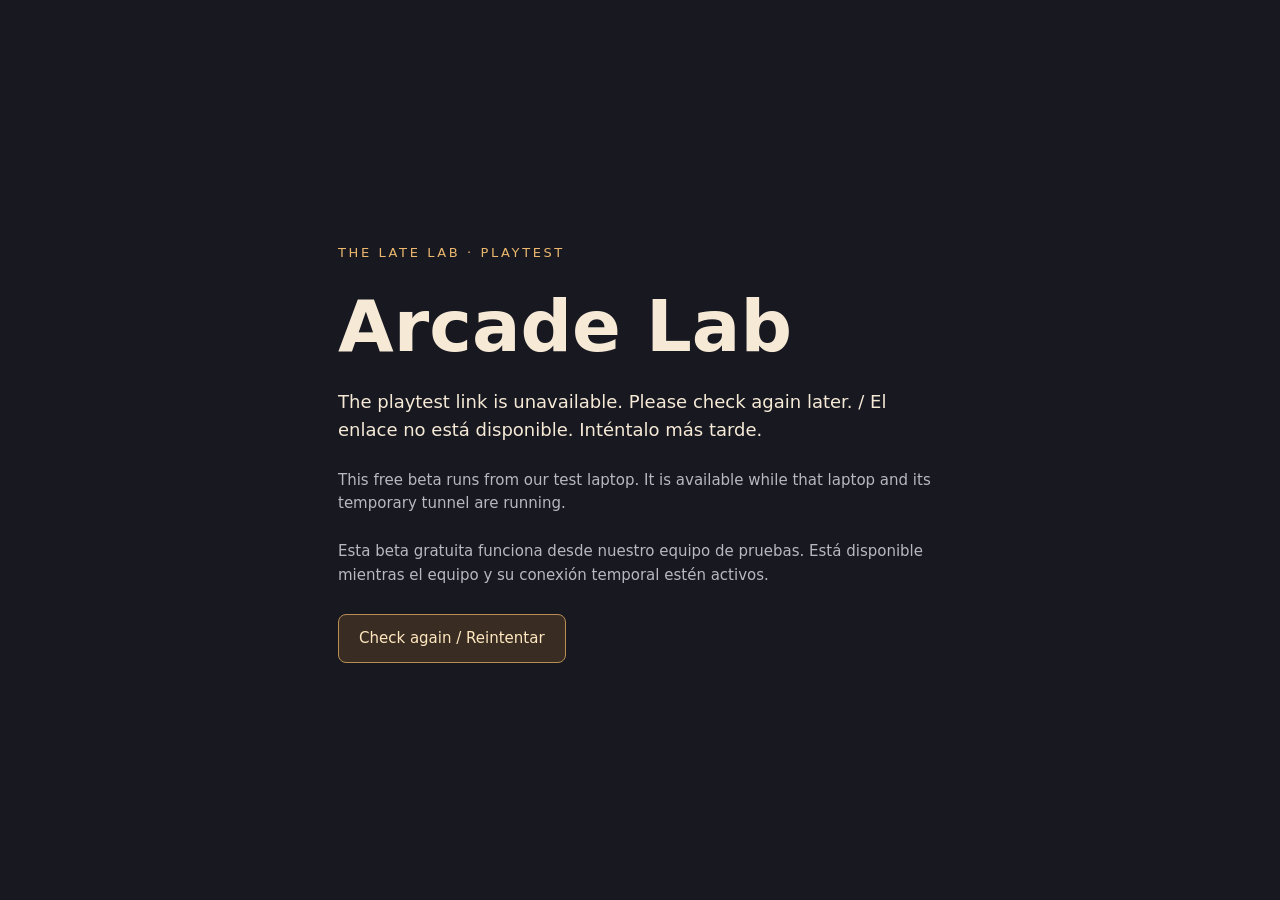
<file: betas/arcadelab-launch/index.html>
<!doctype html><html lang="en"><head><meta charset="utf-8"><meta name="viewport" content="width=device-width,initial-scale=1"><meta name="robots" content="noindex,nofollow"><title>Arcade Lab · Playtest</title><link rel="stylesheet" href="./launch.css"></head><body><main><span class="eyebrow">THE LATE LAB · PLAYTEST</span><h1>Arcade Lab</h1><p id="status" role="status">Finding the latest playable build…</p><a id="play" hidden>Open playtest</a><p class="note">This free beta runs from our test laptop. It is available while that laptop and its temporary tunnel are running.</p><p class="note" lang="es">Esta beta gratuita funciona desde nuestro equipo de pruebas. Está disponible mientras el equipo y su conexión temporal estén activos.</p><button id="retry" type="button">Check again / Reintentar</button></main><script type="module" src="./launch.mjs"></script></body></html>
</file>
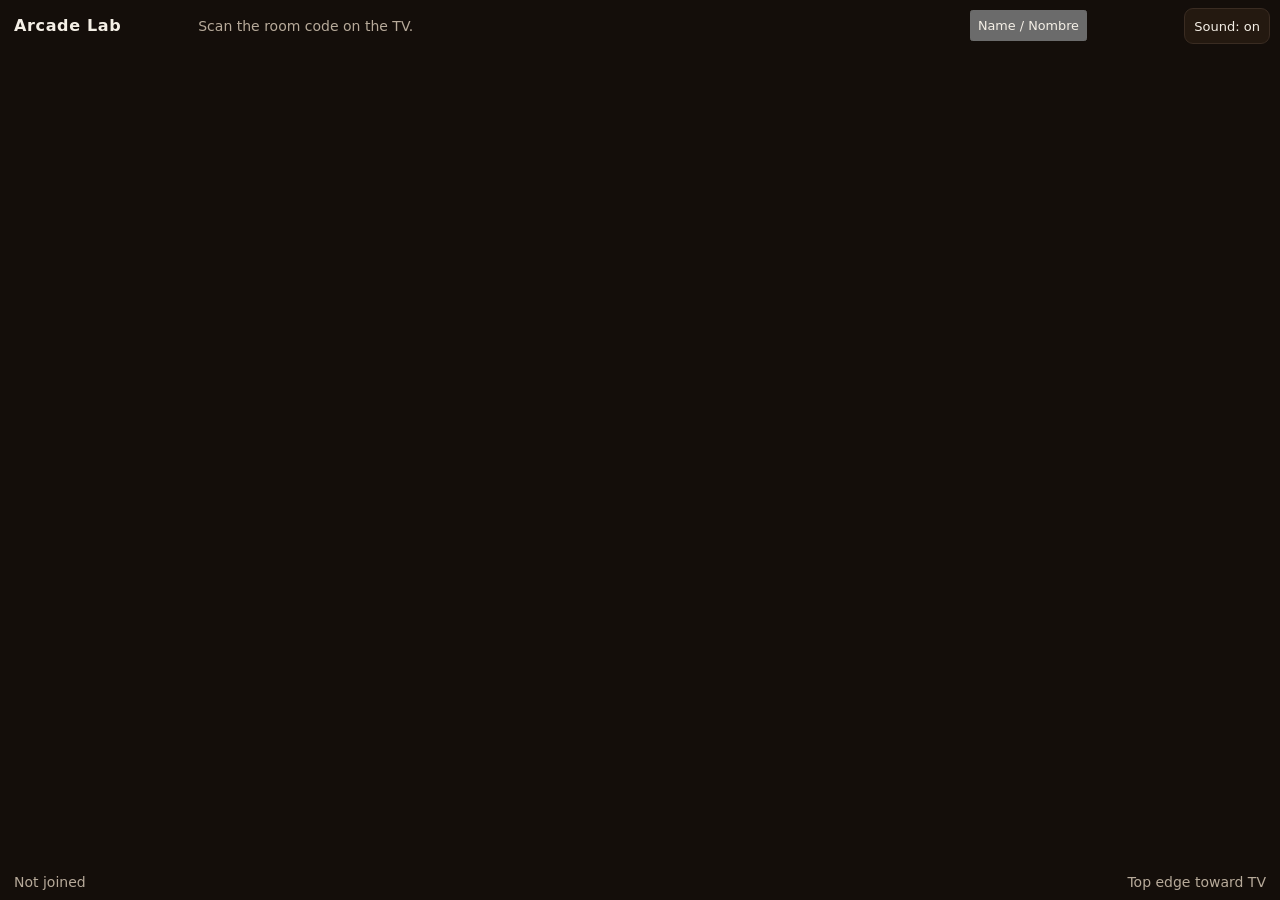
<file: betas/arcadelab/index.html>
<!doctype html>
<html lang="en">
  <head>
    <meta charset="UTF-8" />
    <meta name="viewport" content="width=device-width, initial-scale=1, maximum-scale=1, user-scalable=no, viewport-fit=cover" />
    <meta name="robots" content="noindex, nofollow" />
    <meta name="theme-color" content="#140e0a" />
    <meta name="apple-mobile-web-app-capable" content="yes" />
    <title>Arcade Lab phone</title>
    <link rel="icon" href="./favicon.svg" type="image/svg+xml" />
    <script type="module" crossorigin src="./assets/main-C9qsR4OD.js"></script>
    <link rel="stylesheet" crossorigin href="./assets/main-BauLXv-O.css">
    <link rel="stylesheet" href="./assets/internal-beta.css">
  </head>
  <body>
    <div id="app"></div>

  </body>
</html>
</file>
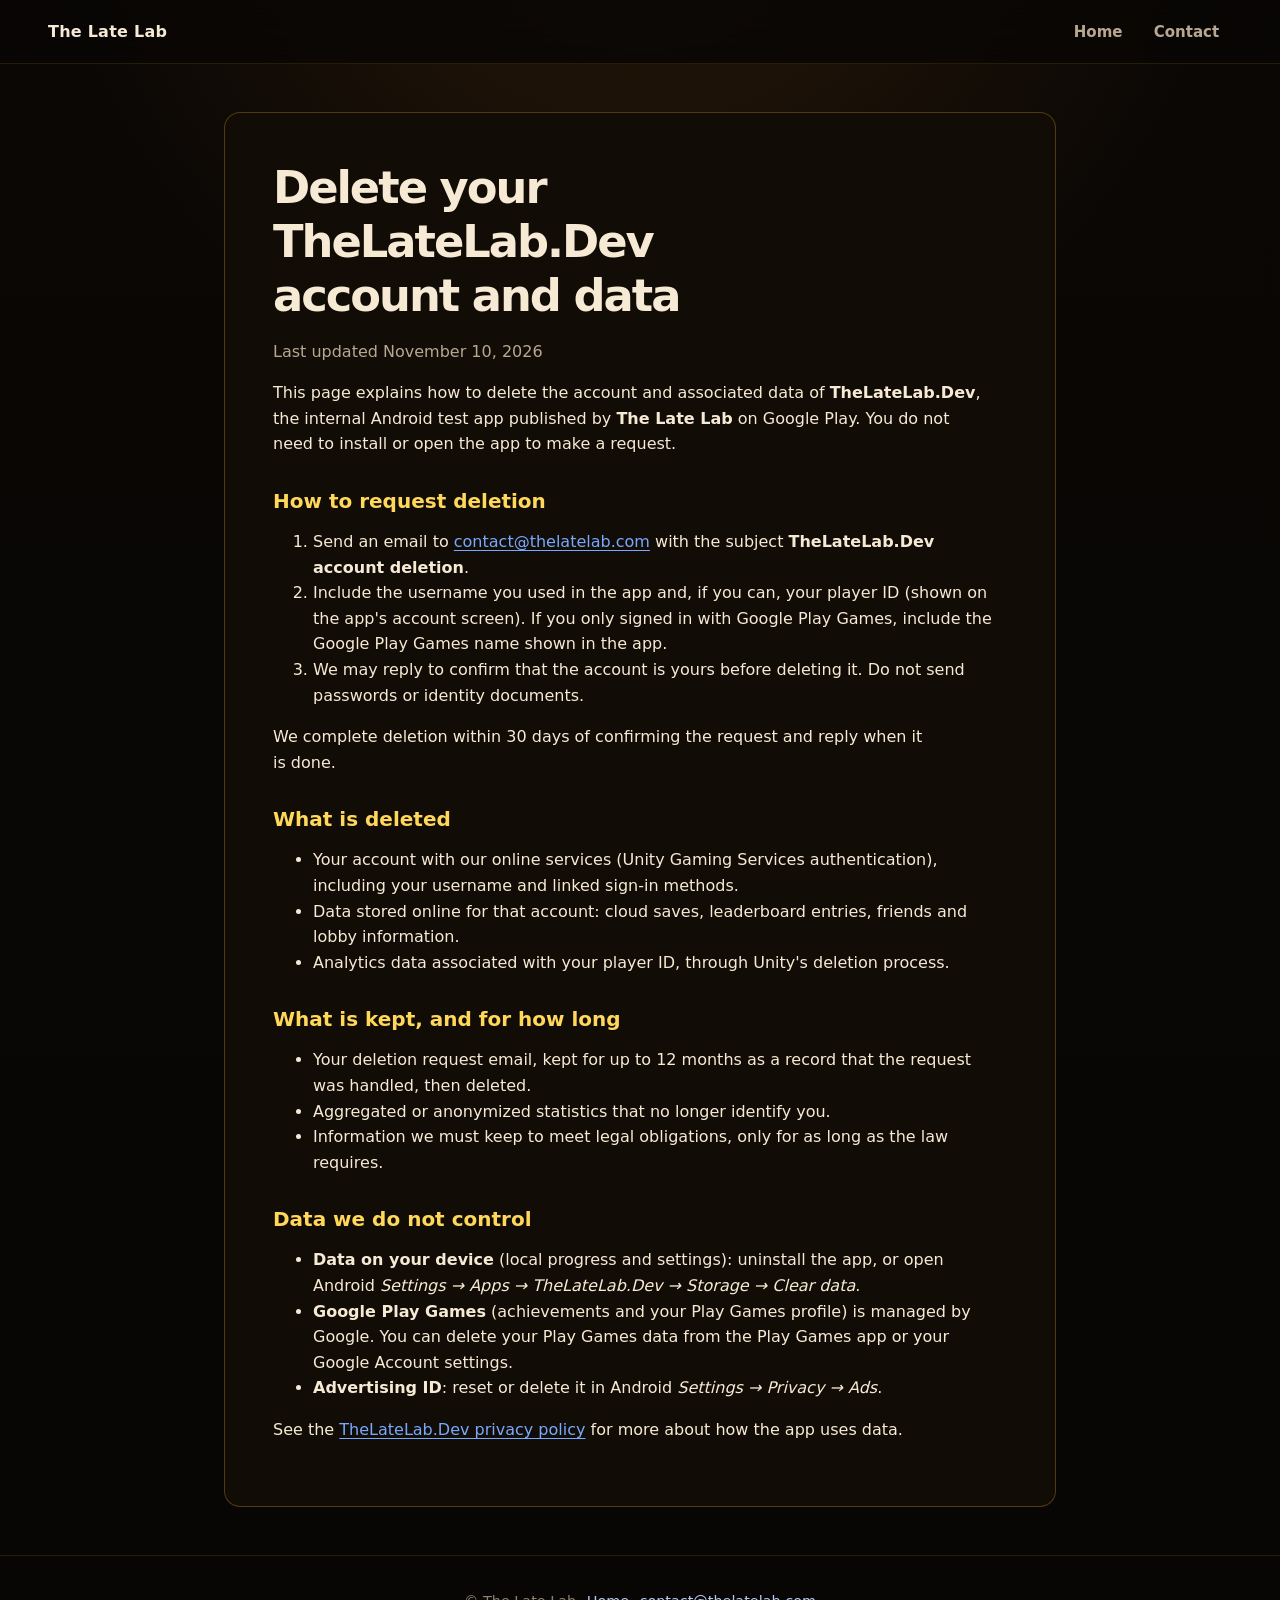
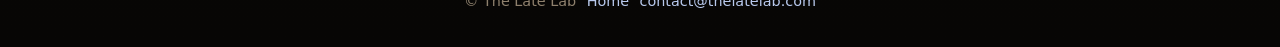
<file: dev/account-deletion/index.html>
<!doctype html>
<html lang="en">
<head>
  <meta charset="utf-8">
  <meta name="viewport" content="width=device-width, initial-scale=1">
  <meta name="robots" content="noindex, nofollow">
  <title>TheLateLab.Dev Account Deletion | The Late Lab</title>
  <meta name="description" content="How to request deletion of your TheLateLab.Dev account and associated data.">
  <link rel="canonical" href="https://thelatelab.com/dev/account-deletion/">
  <link rel="stylesheet" href="/styles.css">
  <link rel="stylesheet" href="/stealthmate/policy/policy.css">
</head>
<body class="policy-page">
  <a class="skip-link" href="#deletion">Skip to account deletion</a>
  <header class="site-header">
    <a class="brand" href="/">The Late Lab</a>
    <nav aria-label="Main navigation"><a href="/">Home</a><a href="mailto:contact@thelatelab.com">Contact</a></nav>
  </header>
  <main id="deletion" class="policy-document">
    <h1>Delete your TheLateLab.Dev account and data</h1>
    <p class="policy-date">Last updated November 10, 2026</p>
    <p>This page explains how to delete the account and associated data of <strong>TheLateLab.Dev</strong>, the internal Android test app published by <strong>The Late Lab</strong> on Google Play. You do not need to install or open the app to make a request.</p>

    <h2>How to request deletion</h2>
    <ol>
      <li>Send an email to <a href="mailto:contact@thelatelab.com?subject=TheLateLab.Dev%20account%20deletion">contact@thelatelab.com</a> with the subject <strong>TheLateLab.Dev account deletion</strong>.</li>
      <li>Include the username you used in the app and, if you can, your player ID (shown on the app's account screen). If you only signed in with Google Play Games, include the Google Play Games name shown in the app.</li>
      <li>We may reply to confirm that the account is yours before deleting it. Do not send passwords or identity documents.</li>
    </ol>
    <p>We complete deletion within 30 days of confirming the request and reply when it is done.</p>

    <h2>What is deleted</h2>
    <ul>
      <li>Your account with our online services (Unity Gaming Services authentication), including your username and linked sign-in methods.</li>
      <li>Data stored online for that account: cloud saves, leaderboard entries, friends and lobby information.</li>
      <li>Analytics data associated with your player ID, through Unity's deletion process.</li>
    </ul>

    <h2>What is kept, and for how long</h2>
    <ul>
      <li>Your deletion request email, kept for up to 12 months as a record that the request was handled, then deleted.</li>
      <li>Aggregated or anonymized statistics that no longer identify you.</li>
      <li>Information we must keep to meet legal obligations, only for as long as the law requires.</li>
    </ul>

    <h2>Data we do not control</h2>
    <ul>
      <li><strong>Data on your device</strong> (local progress and settings): uninstall the app, or open Android <em>Settings → Apps → TheLateLab.Dev → Storage → Clear data</em>.</li>
      <li><strong>Google Play Games</strong> (achievements and your Play Games profile) is managed by Google. You can delete your Play Games data from the Play Games app or your Google Account settings.</li>
      <li><strong>Advertising ID</strong>: reset or delete it in Android <em>Settings → Privacy → Ads</em>.</li>
    </ul>

    <p>See the <a href="/dev/policy/">TheLateLab.Dev privacy policy</a> for more about how the app uses data.</p>
  </main>
  <footer><span>© The Late Lab</span><a href="/">Home</a><a href="mailto:contact@thelatelab.com">contact@thelatelab.com</a></footer>
</body>
</html>
</file>
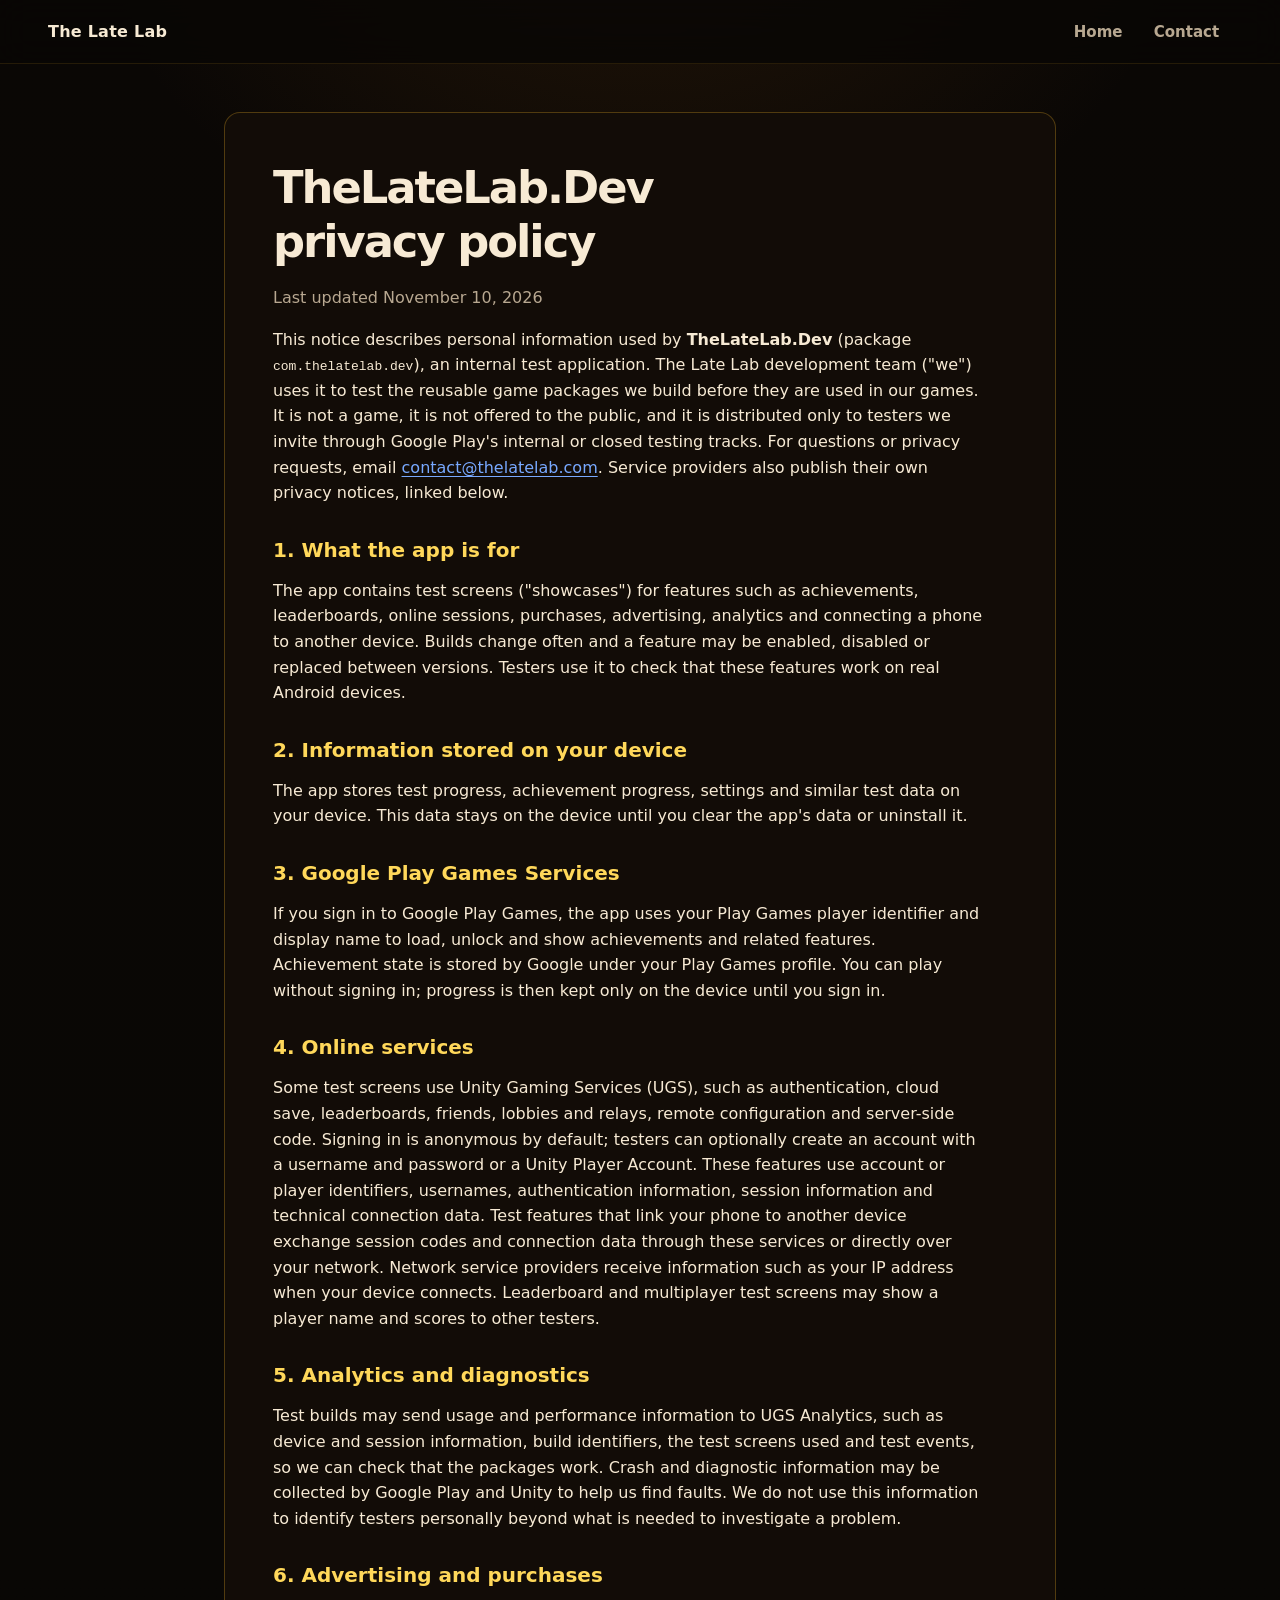
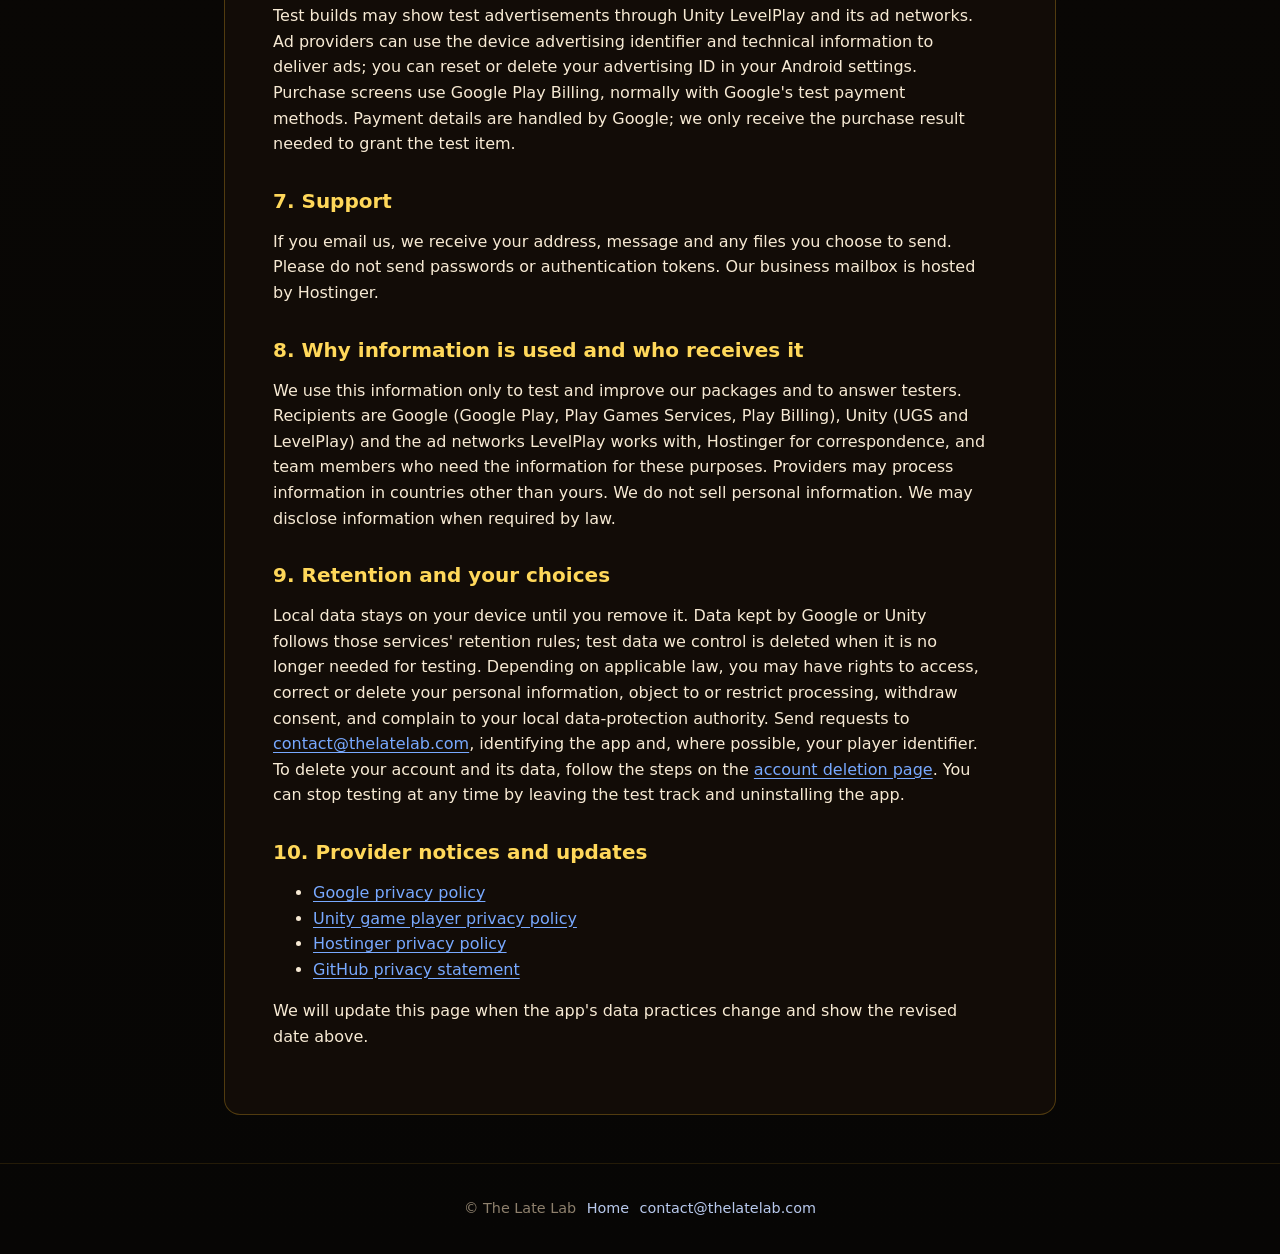
<file: dev/policy/index.html>
<!doctype html>
<html lang="en">
<head>
  <meta charset="utf-8">
  <meta name="viewport" content="width=device-width, initial-scale=1">
  <meta name="robots" content="noindex, nofollow">
  <title>TheLateLab.Dev Privacy Policy | The Late Lab</title>
  <meta name="description" content="Privacy policy for TheLateLab.Dev, the internal Android test app The Late Lab uses to test its game packages.">
  <link rel="canonical" href="https://thelatelab.com/dev/policy/">
  <link rel="stylesheet" href="/styles.css">
  <link rel="stylesheet" href="/stealthmate/policy/policy.css">
</head>
<body class="policy-page">
  <a class="skip-link" href="#policy">Skip to privacy policy</a>
  <header class="site-header">
    <a class="brand" href="/">The Late Lab</a>
    <nav aria-label="Main navigation"><a href="/">Home</a><a href="mailto:contact@thelatelab.com">Contact</a></nav>
  </header>
  <main id="policy" class="policy-document">
    <h1>TheLateLab.Dev privacy policy</h1>
    <p class="policy-date">Last updated November 10, 2026</p>
    <p>This notice describes personal information used by <strong>TheLateLab.Dev</strong> (package <code>com.thelatelab.dev</code>), an internal test application. The Late Lab development team ("we") uses it to test the reusable game packages we build before they are used in our games. It is not a game, it is not offered to the public, and it is distributed only to testers we invite through Google Play's internal or closed testing tracks. For questions or privacy requests, email <a href="mailto:contact@thelatelab.com">contact@thelatelab.com</a>. Service providers also publish their own privacy notices, linked below.</p>

    <h2>1. What the app is for</h2>
    <p>The app contains test screens ("showcases") for features such as achievements, leaderboards, online sessions, purchases, advertising, analytics and connecting a phone to another device. Builds change often and a feature may be enabled, disabled or replaced between versions. Testers use it to check that these features work on real Android devices.</p>

    <h2>2. Information stored on your device</h2>
    <p>The app stores test progress, achievement progress, settings and similar test data on your device. This data stays on the device until you clear the app's data or uninstall it.</p>

    <h2>3. Google Play Games Services</h2>
    <p>If you sign in to Google Play Games, the app uses your Play Games player identifier and display name to load, unlock and show achievements and related features. Achievement state is stored by Google under your Play Games profile. You can play without signing in; progress is then kept only on the device until you sign in.</p>

    <h2>4. Online services</h2>
    <p>Some test screens use Unity Gaming Services (UGS), such as authentication, cloud save, leaderboards, friends, lobbies and relays, remote configuration and server-side code. Signing in is anonymous by default; testers can optionally create an account with a username and password or a Unity Player Account. These features use account or player identifiers, usernames, authentication information, session information and technical connection data. Test features that link your phone to another device exchange session codes and connection data through these services or directly over your network. Network service providers receive information such as your IP address when your device connects. Leaderboard and multiplayer test screens may show a player name and scores to other testers.</p>

    <h2>5. Analytics and diagnostics</h2>
    <p>Test builds may send usage and performance information to UGS Analytics, such as device and session information, build identifiers, the test screens used and test events, so we can check that the packages work. Crash and diagnostic information may be collected by Google Play and Unity to help us find faults. We do not use this information to identify testers personally beyond what is needed to investigate a problem.</p>

    <h2>6. Advertising and purchases</h2>
    <p>Test builds may show test advertisements through Unity LevelPlay and its ad networks. Ad providers can use the device advertising identifier and technical information to deliver ads; you can reset or delete your advertising ID in your Android settings. Purchase screens use Google Play Billing, normally with Google's test payment methods. Payment details are handled by Google; we only receive the purchase result needed to grant the test item.</p>

    <h2>7. Support</h2>
    <p>If you email us, we receive your address, message and any files you choose to send. Please do not send passwords or authentication tokens. Our business mailbox is hosted by Hostinger.</p>

    <h2>8. Why information is used and who receives it</h2>
    <p>We use this information only to test and improve our packages and to answer testers. Recipients are Google (Google Play, Play Games Services, Play Billing), Unity (UGS and LevelPlay) and the ad networks LevelPlay works with, Hostinger for correspondence, and team members who need the information for these purposes. Providers may process information in countries other than yours. We do not sell personal information. We may disclose information when required by law.</p>

    <h2>9. Retention and your choices</h2>
    <p>Local data stays on your device until you remove it. Data kept by Google or Unity follows those services' retention rules; test data we control is deleted when it is no longer needed for testing. Depending on applicable law, you may have rights to access, correct or delete your personal information, object to or restrict processing, withdraw consent, and complain to your local data-protection authority. Send requests to <a href="mailto:contact@thelatelab.com">contact@thelatelab.com</a>, identifying the app and, where possible, your player identifier. To delete your account and its data, follow the steps on the <a href="/dev/account-deletion/">account deletion page</a>. You can stop testing at any time by leaving the test track and uninstalling the app.</p>

    <h2>10. Provider notices and updates</h2>
    <ul>
      <li><a href="https://policies.google.com/privacy">Google privacy policy</a></li>
      <li><a href="https://unity.com/legal/game-player-and-app-user-privacy-policy">Unity game player privacy policy</a></li>
      <li><a href="https://www.hostinger.com/legal/privacy-policy">Hostinger privacy policy</a></li>
      <li><a href="https://docs.github.com/en/site-policy/privacy-policies/github-general-privacy-statement">GitHub privacy statement</a></li>
    </ul>
    <p>We will update this page when the app's data practices change and show the revised date above.</p>
  </main>
  <footer><span>© The Late Lab</span><a href="/">Home</a><a href="mailto:contact@thelatelab.com">contact@thelatelab.com</a></footer>
</body>
</html>
</file>
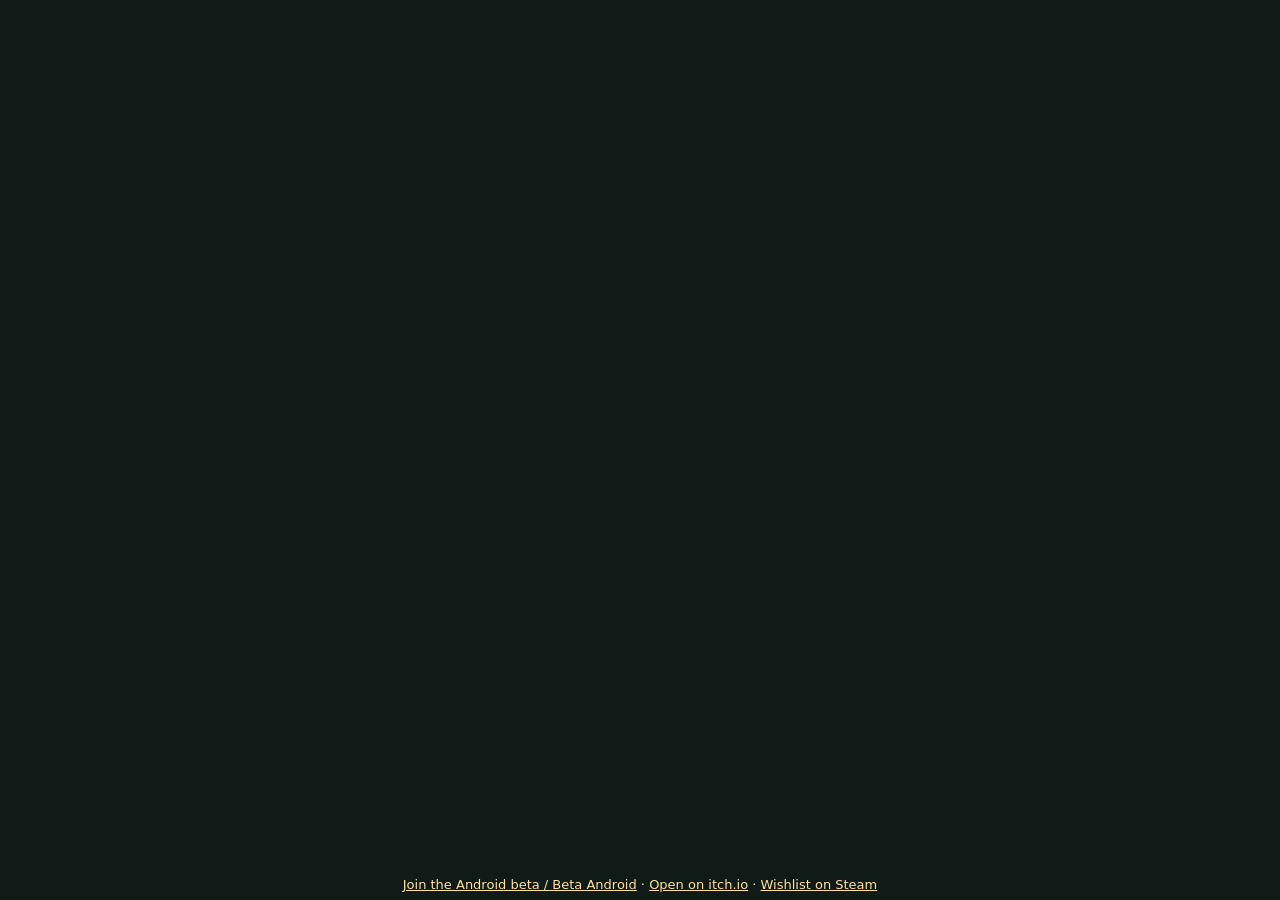
<file: play/stealthmate/index.html>
<!doctype html>
<html lang="en">
<head>
  <meta charset="utf-8">
  <meta name="viewport" content="width=device-width, initial-scale=1">
  <title>Play Stealthmate | The Late Lab</title>
  <meta name="description" content="Play the free Stealthmate Unity browser demo. Move like a chess piece and think like a thief.">
  <style>
    html, body { margin: 0; width: 100%; height: 100%; background: #101a16; color: #f4eedc; font-family: system-ui, sans-serif; }
    body { display: flex; flex-direction: column; }
    iframe { flex: 1; width: 100%; min-height: 0; border: 0; }
    footer { padding: 8px; text-align: center; font-size: 13px; }
    a { color: #ffe2a0; }
  </style>
</head>
<body>
  <iframe src="https://itch.io/embed-upload/20338157?color=101a16" title="Stealthmate browser demo" allow="fullscreen; autoplay; clipboard-write" allowfullscreen></iframe>
  <footer><a href="/stealthmate/beta/" target="_blank" rel="noopener">Join the Android beta / Beta Android</a> · <a href="https://thelatelab.itch.io/stealthmate" target="_blank" rel="noopener">Open on itch.io</a> · <a href="https://store.steampowered.com/app/5141490/?utm_source=thelatelab&amp;utm_medium=webdemo" target="_blank" rel="noopener">Wishlist on Steam</a></footer>
</body>
</html>
</file>
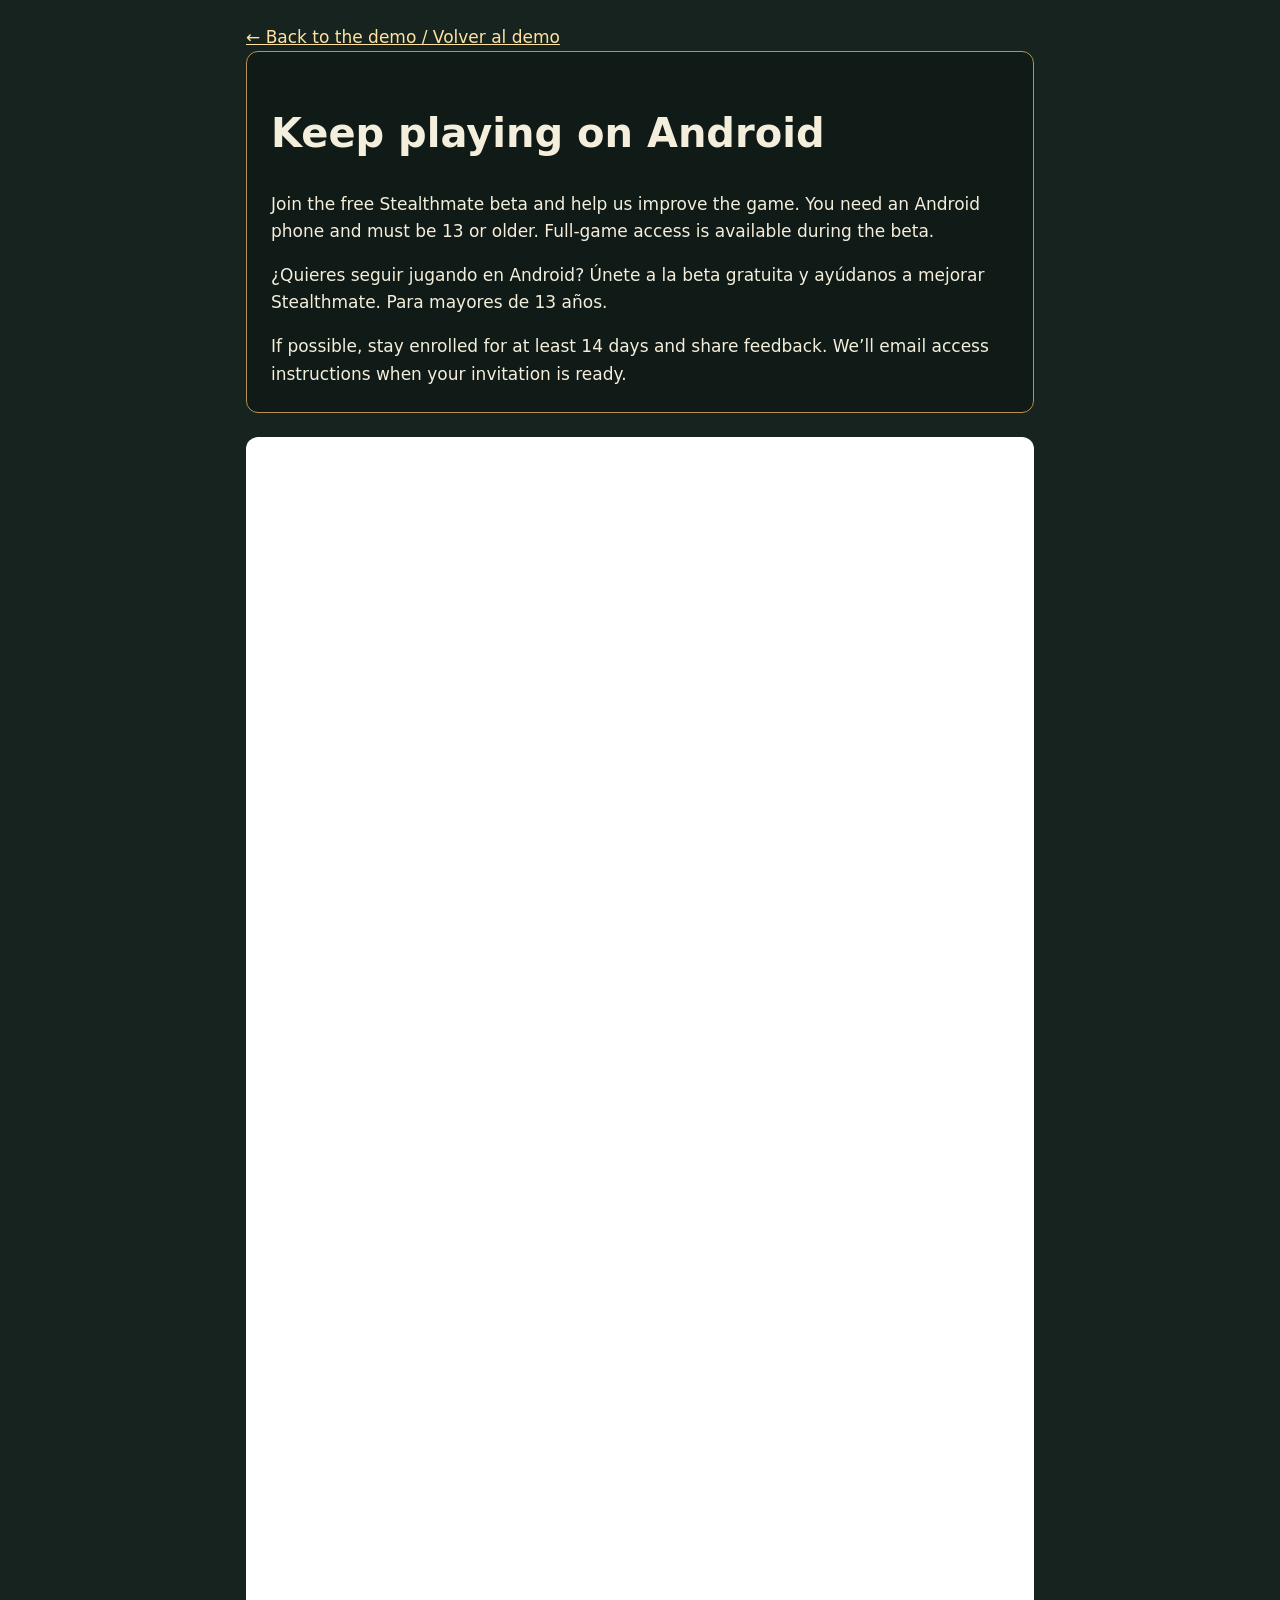
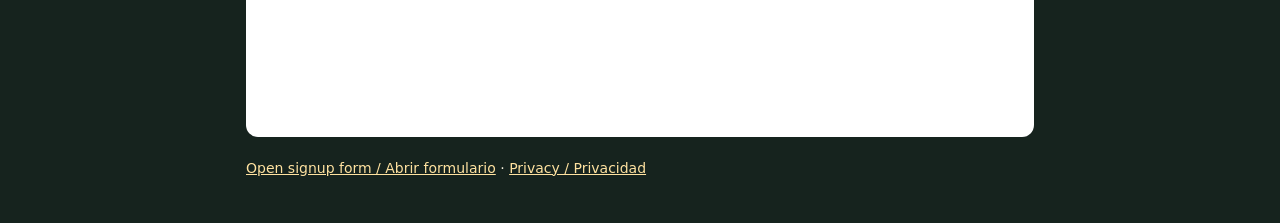
<file: stealthmate/beta/index.html>
<!doctype html>
<html lang="en">
<head>
  <meta charset="utf-8">
  <meta name="viewport" content="width=device-width, initial-scale=1">
  <title>Join the Android beta | Stealthmate</title>
  <meta name="description" content="Join the Stealthmate Android beta. Play the full beta and help shape the game.">
  <style>
    * { box-sizing: border-box; }
    body { margin: 0; background: #16231e; color: #f4eedc; font: 17px/1.6 system-ui, sans-serif; }
    main { max-width: 820px; margin: auto; padding: 24px 16px; }
    a { color: #ffe2a0; }
    h1 { font-size: clamp(26px, 5vw, 40px); line-height: 1.2; }
    .intro { border: 1px solid #b89250; padding: 24px; border-radius: 12px; background: #101a16; }
    .intro p { margin-bottom: 0; }
    iframe { display: block; width: 100%; height: 1300px; border: 0; border-radius: 12px; margin-top: 24px; background: #fff; }
    footer { padding: 20px 0; font-size: 14px; }
  </style>
</head>
<body>
<main>
  <a href="/play/stealthmate/">← Back to the demo / Volver al demo</a>
  <section class="intro">
    <h1>Keep playing on Android</h1>
    <p>Join the free Stealthmate beta and help us improve the game. You need an Android phone and must be 13 or older. Full-game access is available during the beta.</p>
    <p>¿Quieres seguir jugando en Android? Únete a la beta gratuita y ayúdanos a mejorar Stealthmate. Para mayores de 13 años.</p>
    <p>If possible, stay enrolled for at least 14 days and share feedback. We’ll email access instructions when your invitation is ready.</p>
  </section>
  <iframe src="https://docs.google.com/forms/d/e/1FAIpQLSe_dYNrFvXRyyu2F1VRHfTSQSxA4tKmKhiHSy97JYtA7Izkpw/viewform?embedded=true" title="Stealthmate Android beta signup" loading="lazy">Loading signup form…</iframe>
  <footer>
    <a href="https://docs.google.com/forms/d/e/1FAIpQLSe_dYNrFvXRyyu2F1VRHfTSQSxA4tKmKhiHSy97JYtA7Izkpw/viewform" target="_blank" rel="noopener">Open signup form / Abrir formulario</a> ·
    <a href="/stealthmate/policy/">Privacy / Privacidad</a>
  </footer>
</main>
</body>
</html>
</file>
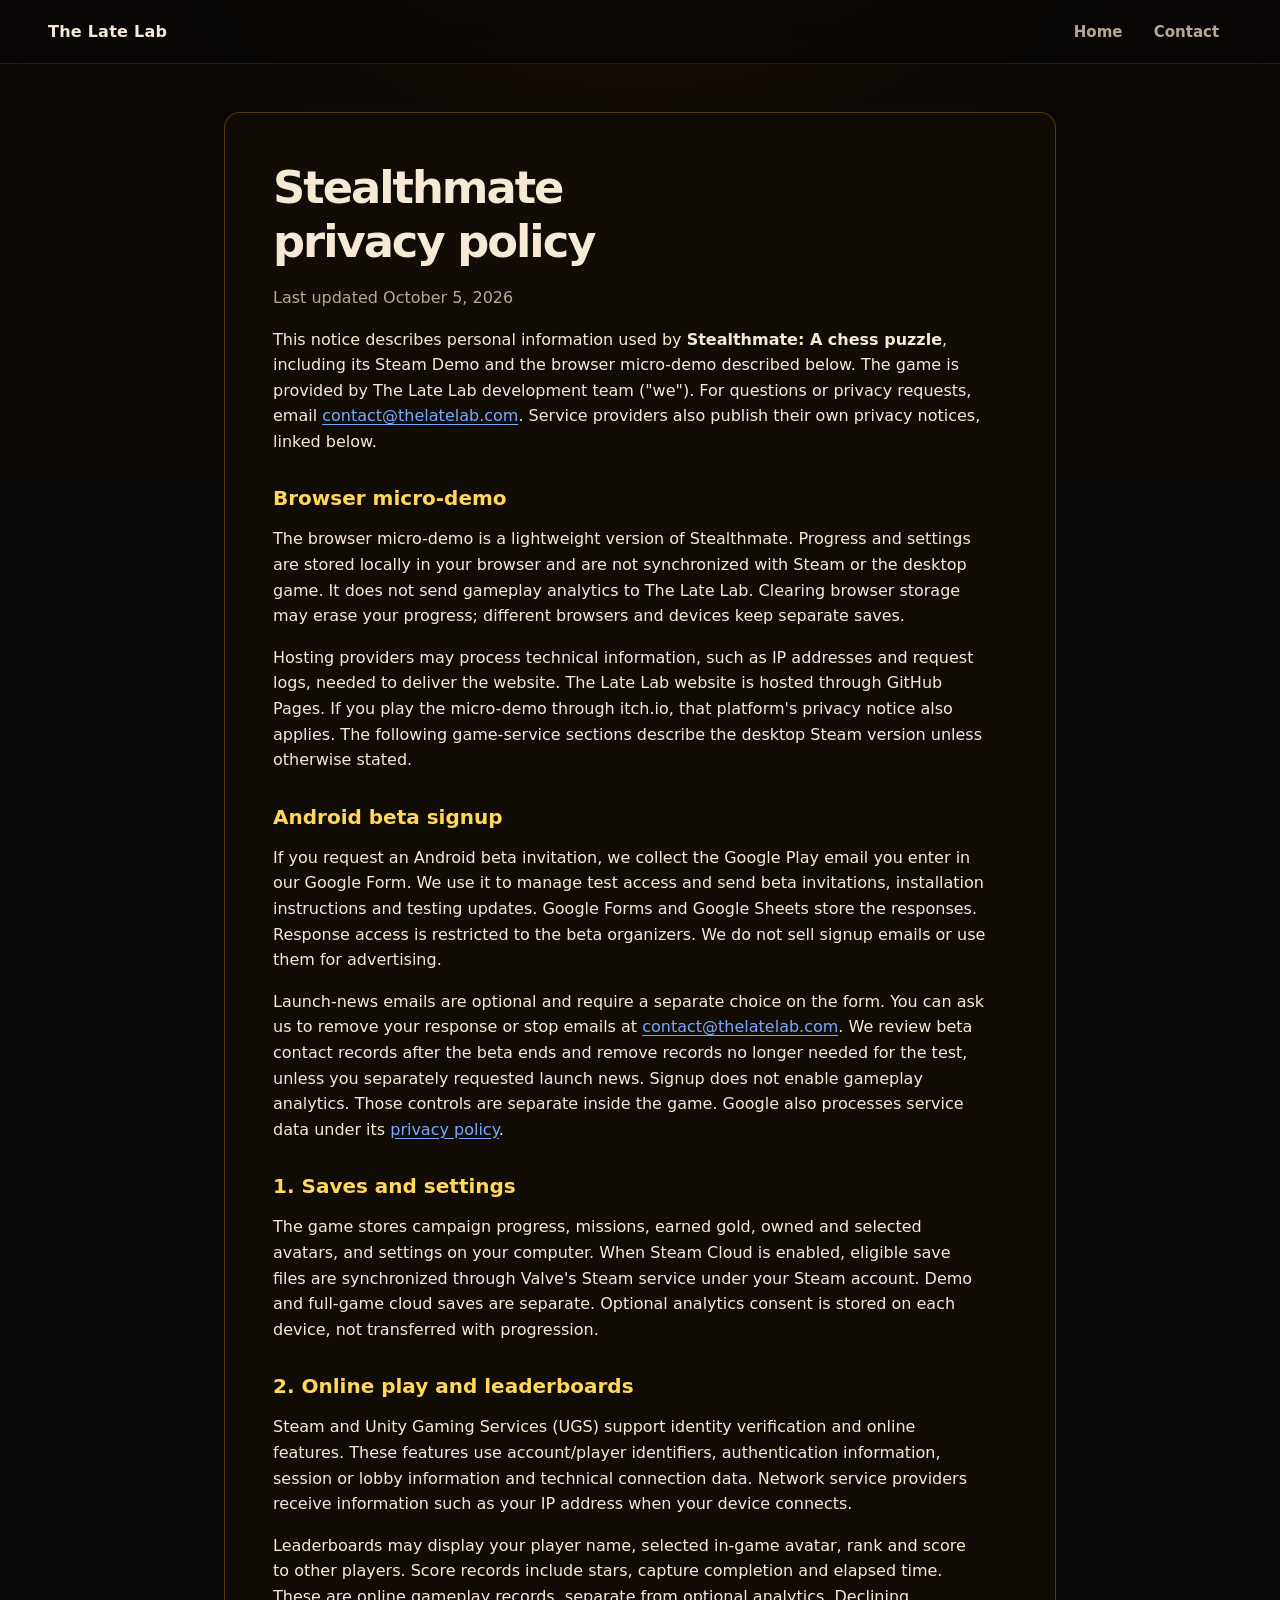
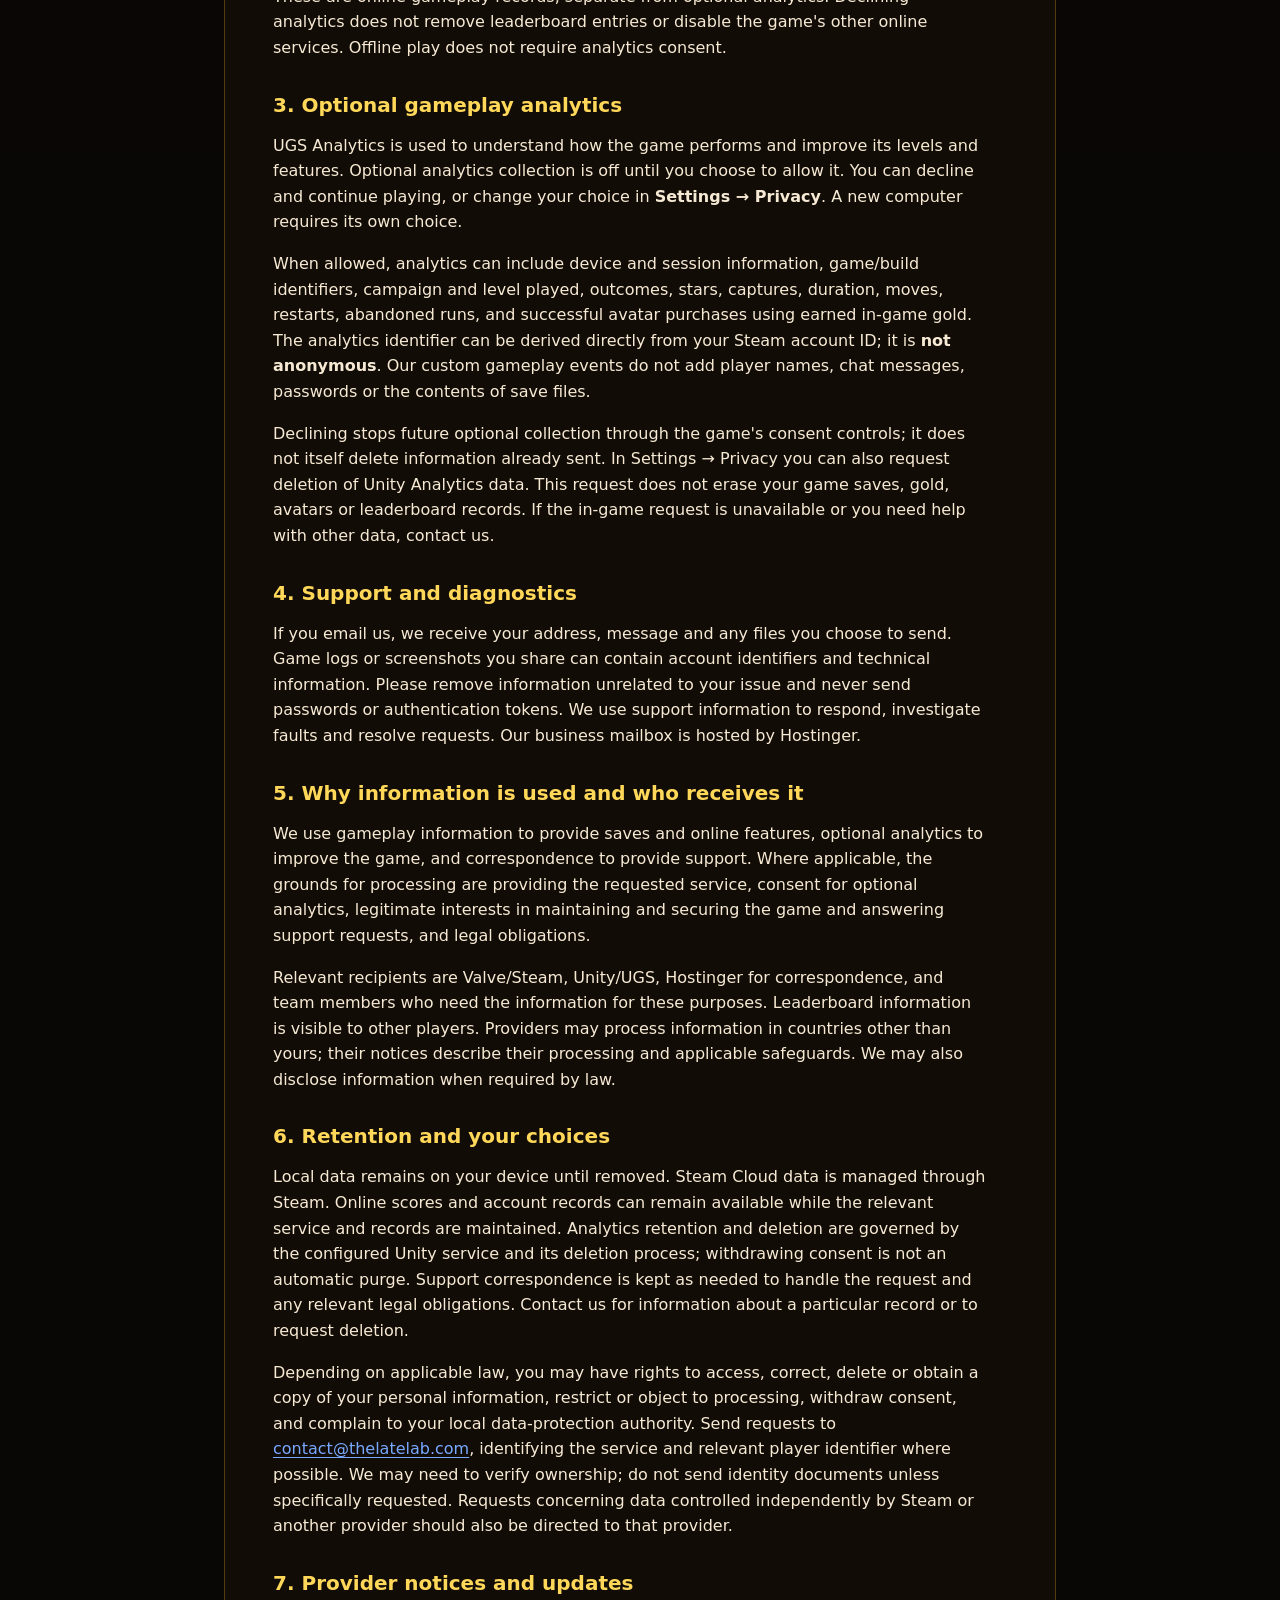
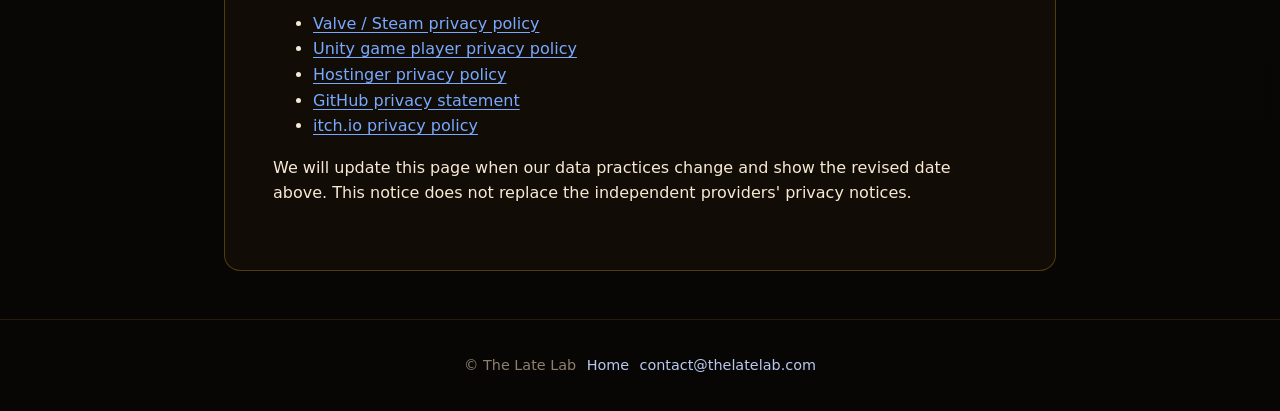
<file: stealthmate/policy/index.html>
<!doctype html>
<html lang="en">
<head>
  <meta charset="utf-8">
  <meta name="viewport" content="width=device-width, initial-scale=1">
  <title>Stealthmate Privacy Policy | The Late Lab</title>
  <meta name="description" content="How Stealthmate handles saves, online play, leaderboards, optional analytics and privacy requests.">
  <link rel="canonical" href="https://thelatelab.com/stealthmate/policy/">
  <link rel="stylesheet" href="/styles.css">
  <link rel="stylesheet" href="/stealthmate/policy/policy.css">
</head>
<body class="policy-page">
  <a class="skip-link" href="#policy">Skip to privacy policy</a>
  <header class="site-header">
    <a class="brand" href="/">The Late Lab</a>
    <nav aria-label="Main navigation"><a href="/">Home</a><a href="mailto:contact@thelatelab.com">Contact</a></nav>
  </header>
  <main id="policy" class="policy-document">
    <h1>Stealthmate privacy policy</h1>
    <p class="policy-date">Last updated October 5, 2026</p>
    <p>This notice describes personal information used by <strong>Stealthmate: A chess puzzle</strong>, including its Steam Demo and the browser micro-demo described below. The game is provided by The Late Lab development team ("we"). For questions or privacy requests, email <a href="mailto:contact@thelatelab.com">contact@thelatelab.com</a>. Service providers also publish their own privacy notices, linked below.</p>

    <h2>Browser micro-demo</h2>
    <p>The browser micro-demo is a lightweight version of Stealthmate. Progress and settings are stored locally in your browser and are not synchronized with Steam or the desktop game. It does not send gameplay analytics to The Late Lab. Clearing browser storage may erase your progress; different browsers and devices keep separate saves.</p>
    <p>Hosting providers may process technical information, such as IP addresses and request logs, needed to deliver the website. The Late Lab website is hosted through GitHub Pages. If you play the micro-demo through itch.io, that platform's privacy notice also applies. The following game-service sections describe the desktop Steam version unless otherwise stated.</p>

    <h2>Android beta signup</h2>
    <p>If you request an Android beta invitation, we collect the Google Play email you enter in our Google Form. We use it to manage test access and send beta invitations, installation instructions and testing updates. Google Forms and Google Sheets store the responses. Response access is restricted to the beta organizers. We do not sell signup emails or use them for advertising.</p>
    <p>Launch-news emails are optional and require a separate choice on the form. You can ask us to remove your response or stop emails at <a href="mailto:contact@thelatelab.com">contact@thelatelab.com</a>. We review beta contact records after the beta ends and remove records no longer needed for the test, unless you separately requested launch news. Signup does not enable gameplay analytics. Those controls are separate inside the game. Google also processes service data under its <a href="https://policies.google.com/privacy">privacy policy</a>.</p>

    <h2>1. Saves and settings</h2>
    <p>The game stores campaign progress, missions, earned gold, owned and selected avatars, and settings on your computer. When Steam Cloud is enabled, eligible save files are synchronized through Valve's Steam service under your Steam account. Demo and full-game cloud saves are separate. Optional analytics consent is stored on each device, not transferred with progression.</p>

    <h2>2. Online play and leaderboards</h2>
    <p>Steam and Unity Gaming Services (UGS) support identity verification and online features. These features use account/player identifiers, authentication information, session or lobby information and technical connection data. Network service providers receive information such as your IP address when your device connects.</p>
    <p>Leaderboards may display your player name, selected in-game avatar, rank and score to other players. Score records include stars, capture completion and elapsed time. These are online gameplay records, separate from optional analytics. Declining analytics does not remove leaderboard entries or disable the game's other online services. Offline play does not require analytics consent.</p>

    <h2>3. Optional gameplay analytics</h2>
    <p>UGS Analytics is used to understand how the game performs and improve its levels and features. Optional analytics collection is off until you choose to allow it. You can decline and continue playing, or change your choice in <strong>Settings → Privacy</strong>. A new computer requires its own choice.</p>
    <p>When allowed, analytics can include device and session information, game/build identifiers, campaign and level played, outcomes, stars, captures, duration, moves, restarts, abandoned runs, and successful avatar purchases using earned in-game gold. The analytics identifier can be derived directly from your Steam account ID; it is <strong>not anonymous</strong>. Our custom gameplay events do not add player names, chat messages, passwords or the contents of save files.</p>
    <p>Declining stops future optional collection through the game's consent controls; it does not itself delete information already sent. In Settings → Privacy you can also request deletion of Unity Analytics data. This request does not erase your game saves, gold, avatars or leaderboard records. If the in-game request is unavailable or you need help with other data, contact us.</p>

    <h2>4. Support and diagnostics</h2>
    <p>If you email us, we receive your address, message and any files you choose to send. Game logs or screenshots you share can contain account identifiers and technical information. Please remove information unrelated to your issue and never send passwords or authentication tokens. We use support information to respond, investigate faults and resolve requests. Our business mailbox is hosted by Hostinger.</p>

    <h2>5. Why information is used and who receives it</h2>
    <p>We use gameplay information to provide saves and online features, optional analytics to improve the game, and correspondence to provide support. Where applicable, the grounds for processing are providing the requested service, consent for optional analytics, legitimate interests in maintaining and securing the game and answering support requests, and legal obligations.</p>
    <p>Relevant recipients are Valve/Steam, Unity/UGS, Hostinger for correspondence, and team members who need the information for these purposes. Leaderboard information is visible to other players. Providers may process information in countries other than yours; their notices describe their processing and applicable safeguards. We may also disclose information when required by law.</p>

    <h2>6. Retention and your choices</h2>
    <p>Local data remains on your device until removed. Steam Cloud data is managed through Steam. Online scores and account records can remain available while the relevant service and records are maintained. Analytics retention and deletion are governed by the configured Unity service and its deletion process; withdrawing consent is not an automatic purge. Support correspondence is kept as needed to handle the request and any relevant legal obligations. Contact us for information about a particular record or to request deletion.</p>
    <p>Depending on applicable law, you may have rights to access, correct, delete or obtain a copy of your personal information, restrict or object to processing, withdraw consent, and complain to your local data-protection authority. Send requests to <a href="mailto:contact@thelatelab.com">contact@thelatelab.com</a>, identifying the service and relevant player identifier where possible. We may need to verify ownership; do not send identity documents unless specifically requested. Requests concerning data controlled independently by Steam or another provider should also be directed to that provider.</p>

    <h2>7. Provider notices and updates</h2>
    <ul>
      <li><a href="https://store.steampowered.com/privacy_agreement/">Valve / Steam privacy policy</a></li>
      <li><a href="https://unity.com/legal/game-player-and-app-user-privacy-policy">Unity game player privacy policy</a></li>
      <li><a href="https://www.hostinger.com/legal/privacy-policy">Hostinger privacy policy</a></li>
      <li><a href="https://docs.github.com/en/site-policy/privacy-policies/github-general-privacy-statement">GitHub privacy statement</a></li>
      <li><a href="https://itch.io/docs/legal/privacy-policy">itch.io privacy policy</a></li>
    </ul>
    <p>We will update this page when our data practices change and show the revised date above. This notice does not replace the independent providers' privacy notices.</p>
  </main>
  <footer><span>© The Late Lab</span><a href="/">Home</a><a href="mailto:contact@thelatelab.com">contact@thelatelab.com</a></footer>
</body>
</html>
</file>
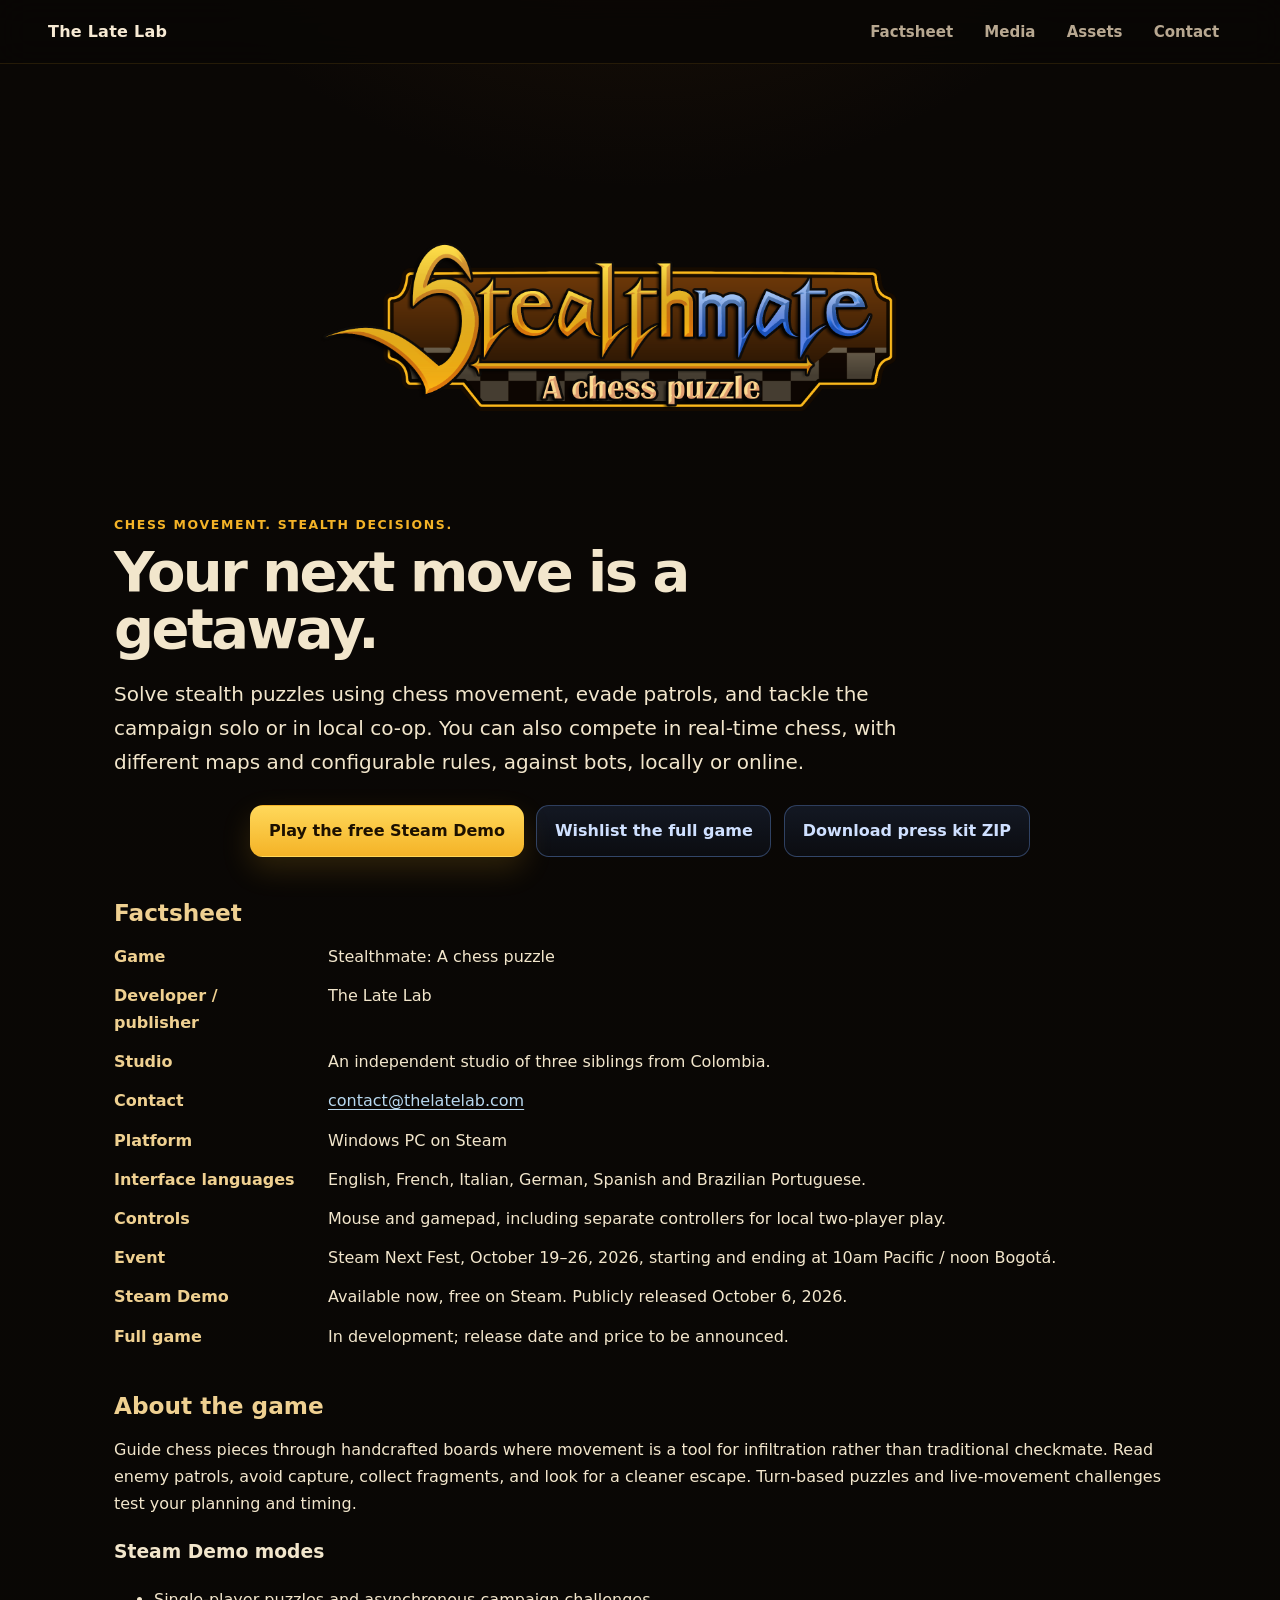
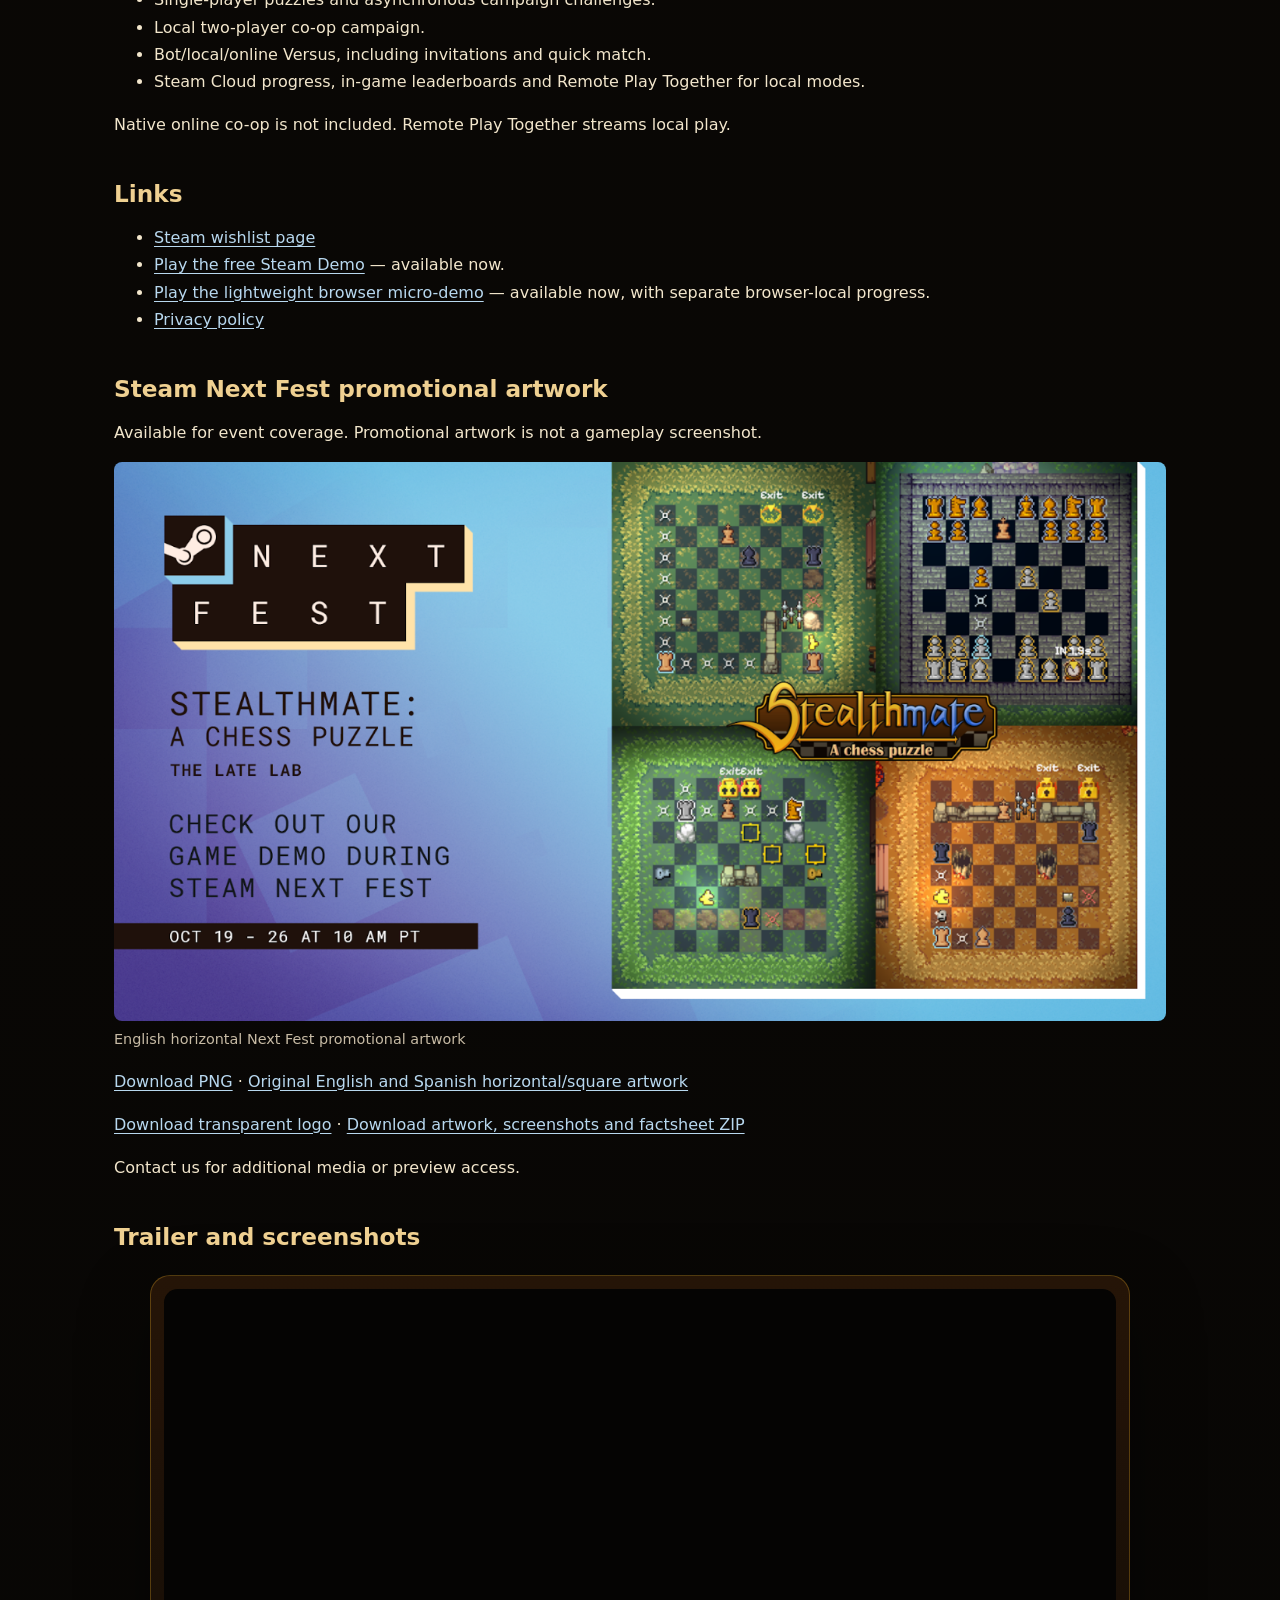
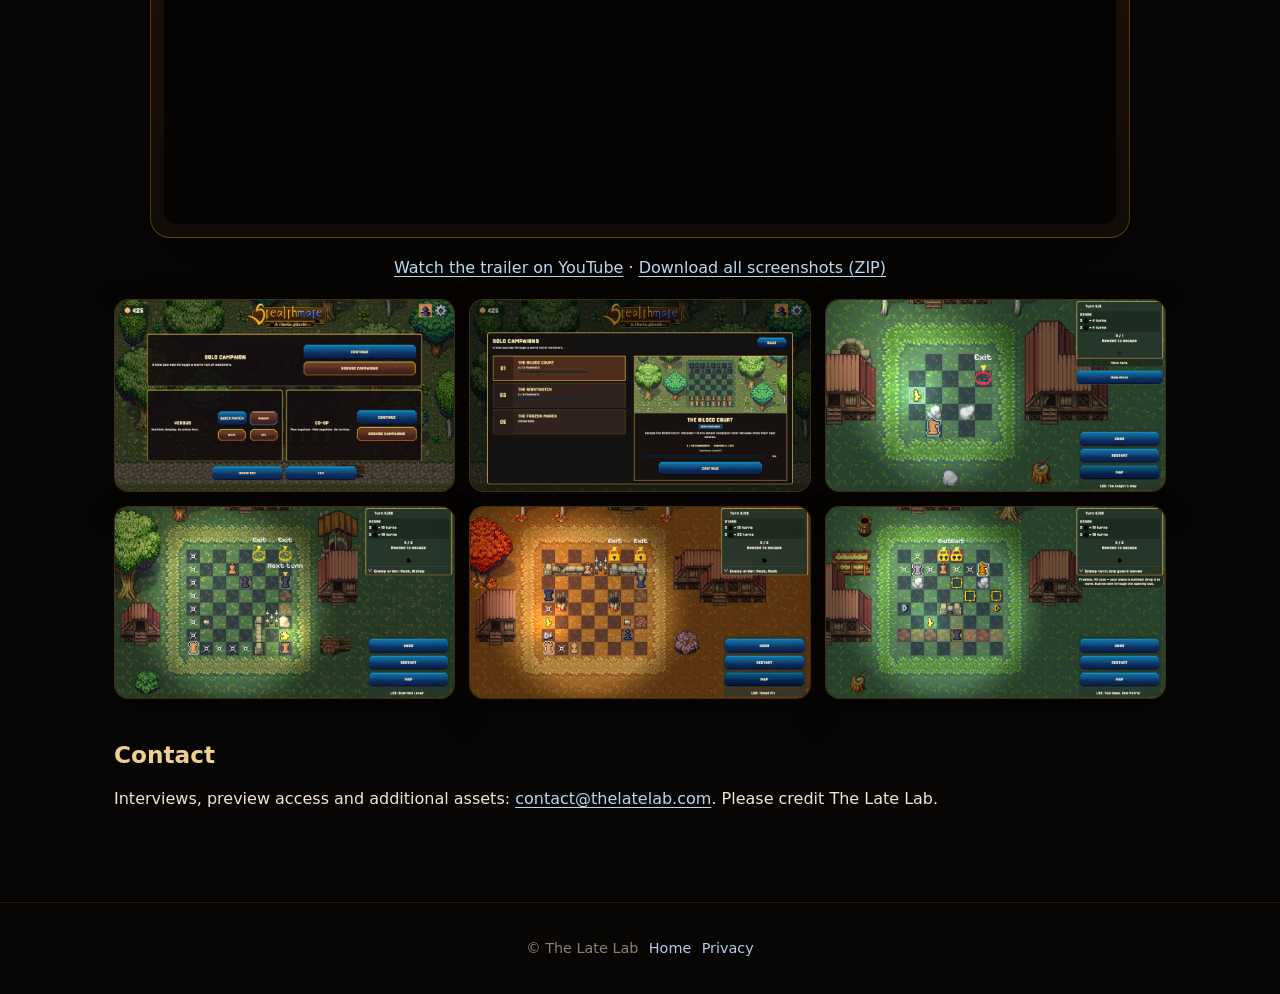
<file: stealthmate/press/index.html>
<!doctype html>
<html lang="en"><head>
<meta charset="utf-8"><meta name="viewport" content="width=device-width, initial-scale=1">
<title>Stealthmate Press Kit | The Late Lab</title>
<meta name="description" content="Stealthmate press information, Steam Next Fest artwork, logo and contact details.">
<link rel="canonical" href="https://thelatelab.com/stealthmate/press/">
<meta property="og:type" content="website"><meta property="og:title" content="Stealthmate Press Kit | The Late Lab">
<meta property="og:description" content="Chess movement. Stealth decisions. Press information and Next Fest artwork.">
<meta property="og:url" content="https://thelatelab.com/stealthmate/press/">
<meta property="og:image" content="https://thelatelab.com/stealthmate/press/next-fest-2026-en.png">
<meta name="twitter:card" content="summary_large_image">
<link rel="icon" type="image/png" href="/assets/favicon.png">
<link rel="stylesheet" href="/styles.css"><link rel="stylesheet" href="/stealthmate/press/press.css">
</head><body>
<a class="skip-link" href="#press">Skip to press kit</a>
<header class="site-header"><a class="brand" href="/">The Late Lab</a><nav aria-label="Main navigation"><a href="#facts">Factsheet</a><a href="#media">Media</a><a href="#assets">Assets</a><a href="mailto:contact@thelatelab.com">Contact</a></nav></header>
<main id="press" class="press-document">
<img class="press-logo" src="/assets/stealthmate-logo.png" alt="Stealthmate: A chess puzzle" width="2048" height="1024">
<p class="eyebrow">Chess movement. Stealth decisions.</p><h1>Your next move is a getaway.</h1>
<p class="press-hook">Solve stealth puzzles using chess movement, evade patrols, and tackle the campaign solo or in local co-op. You can also compete in real-time chess, with different maps and configurable rules, against bots, locally or online.</p>
<div class="hero-actions"><a class="button button-primary" href="https://store.steampowered.com/app/5329290/">Play the free Steam Demo</a><a class="button button-secondary" href="https://store.steampowered.com/app/5141490/">Wishlist the full game</a><a class="button button-secondary" href="/stealthmate/press/stealthmate-press-kit.zip" download>Download press kit ZIP</a></div>
<section id="facts"><h2>Factsheet</h2><dl>
<dt>Game</dt><dd>Stealthmate: A chess puzzle</dd><dt>Developer / publisher</dt><dd>The Late Lab</dd>
<dt>Studio</dt><dd>An independent studio of three siblings from Colombia.</dd>
<dt>Contact</dt><dd><a href="mailto:contact@thelatelab.com">contact@thelatelab.com</a></dd>
<dt>Platform</dt><dd>Windows PC on Steam</dd><dt>Interface languages</dt><dd>English, French, Italian, German, Spanish and Brazilian Portuguese.</dd>
<dt>Controls</dt><dd>Mouse and gamepad, including separate controllers for local two-player play.</dd>
<dt>Event</dt><dd>Steam Next Fest, October 19–26, 2026, starting and ending at 10am Pacific / noon Bogotá.</dd>
<dt>Steam Demo</dt><dd>Available now, free on Steam. Publicly released October 6, 2026.</dd>
<dt>Full game</dt><dd>In development; release date and price to be announced.</dd></dl></section>
<section><h2>About the game</h2><p>Guide chess pieces through handcrafted boards where movement is a tool for infiltration rather than traditional checkmate. Read enemy patrols, avoid capture, collect fragments, and look for a cleaner escape. Turn-based puzzles and live-movement challenges test your planning and timing.</p>
<h3>Steam Demo modes</h3><ul><li>Single-player puzzles and asynchronous campaign challenges.</li><li>Local two-player co-op campaign.</li><li>Bot/local/online Versus, including invitations and quick match.</li><li>Steam Cloud progress, in-game leaderboards and Remote Play Together for local modes.</li></ul>
<p>Native online co-op is not included. Remote Play Together streams local play.</p></section>
<section><h2>Links</h2><ul><li><a href="https://store.steampowered.com/app/5141490/">Steam wishlist page</a></li><li><a href="https://store.steampowered.com/app/5329290/">Play the free Steam Demo</a> — available now.</li><li><a href="https://thelatelab.com/play/stealthmate/">Play the lightweight browser micro-demo</a> — available now, with separate browser-local progress.</li><li><a href="/stealthmate/policy/">Privacy policy</a></li></ul></section>
<section id="assets"><h2>Steam Next Fest promotional artwork</h2><p>Available for event coverage. Promotional artwork is not a gameplay screenshot.</p>
<figure class="event-art"><a href="/stealthmate/press/next-fest-2026-en.png"><img src="/stealthmate/press/next-fest-2026-en.png" alt="Stealthmate by The Late Lab — Steam Next Fest October 19–26, with four gameplay boards" width="1351" height="718" loading="lazy"></a><figcaption>English horizontal Next Fest promotional artwork</figcaption></figure>
<p><a href="/stealthmate/press/next-fest-2026-en.png" download>Download PNG</a> · <a href="https://drive.google.com/drive/folders/1xWAGDA-vbgi3cpBypdrO_Wio3Z-g0vE7">Original English and Spanish horizontal/square artwork</a></p>
<p><a href="/assets/stealthmate-logo.png" download>Download transparent logo</a> · <a href="/stealthmate/press/stealthmate-press-kit.zip" download>Download artwork, screenshots and factsheet ZIP</a></p>
<p>Contact us for additional media or preview access.</p></section>
<section id="media"><h2>Trailer and screenshots</h2>
<div class="trailer-card"><iframe class="trailer-video" src="https://www.youtube-nocookie.com/embed/5FUGb1wfIfI?rel=0" title="Stealthmate trailer" allow="accelerometer; autoplay; clipboard-write; encrypted-media; gyroscope; picture-in-picture; web-share" referrerpolicy="strict-origin-when-cross-origin" allowfullscreen></iframe></div>
<p class="media-links"><a href="https://www.youtube.com/watch?v=5FUGb1wfIfI">Watch the trailer on YouTube</a> · <a href="/stealthmate/press/stealthmate-press-kit.zip" download>Download all screenshots (ZIP)</a></p>
<div class="screenshot-grid" aria-label="Stealthmate gameplay screenshots">
<a href="/assets/stealthmate-screenshot-01-main-menu.png" class="screenshot-card"><img src="/assets/stealthmate-screenshot-01-main-menu.png" alt="Stealthmate main menu with Solo Campaign, Versus and Co-op modes" width="1920" height="1080" loading="lazy"></a>
<a href="/assets/stealthmate-screenshot-02-campaign-select.png" class="screenshot-card"><img src="/assets/stealthmate-screenshot-02-campaign-select.png" alt="Solo campaign selection showing The Gilded Court, The Nightwatch and The Frozen March" width="1920" height="1080" loading="lazy"></a>
<a href="/assets/stealthmate-screenshot-03-knight-escape.png" class="screenshot-card"><img src="/assets/stealthmate-screenshot-03-knight-escape.png" alt="A knight sneaking toward the exit on a small forest board" width="1920" height="1080" loading="lazy"></a>
<a href="/assets/stealthmate-screenshot-04-guarded-lever.png" class="screenshot-card"><img src="/assets/stealthmate-screenshot-04-guarded-lever.png" alt="Guarded Lever puzzle with enemy rook and bishop patrolling near two exits" width="1920" height="1080" loading="lazy"></a>
<a href="/assets/stealthmate-screenshot-05-timed-pit.png" class="screenshot-card"><img src="/assets/stealthmate-screenshot-05-timed-pit.png" alt="Timed Pit puzzle on an autumn board with locked exits and enemy rooks" width="1920" height="1080" loading="lazy"></a>
<a href="/assets/stealthmate-screenshot-06-coop-two-keys.png" class="screenshot-card"><img src="/assets/stealthmate-screenshot-06-coop-two-keys.png" alt="Two Keys, One Patrol co-op puzzle with keys, locked exits and a guard rook" width="1920" height="1080" loading="lazy"></a>
</div></section>
<section><h2>Contact</h2><p>Interviews, preview access and additional assets: <a href="mailto:contact@thelatelab.com">contact@thelatelab.com</a>. Please credit The Late Lab.</p></section>
</main><footer><span>© The Late Lab</span><a href="/">Home</a><a href="/stealthmate/policy/">Privacy</a></footer>
</body></html>
</file>
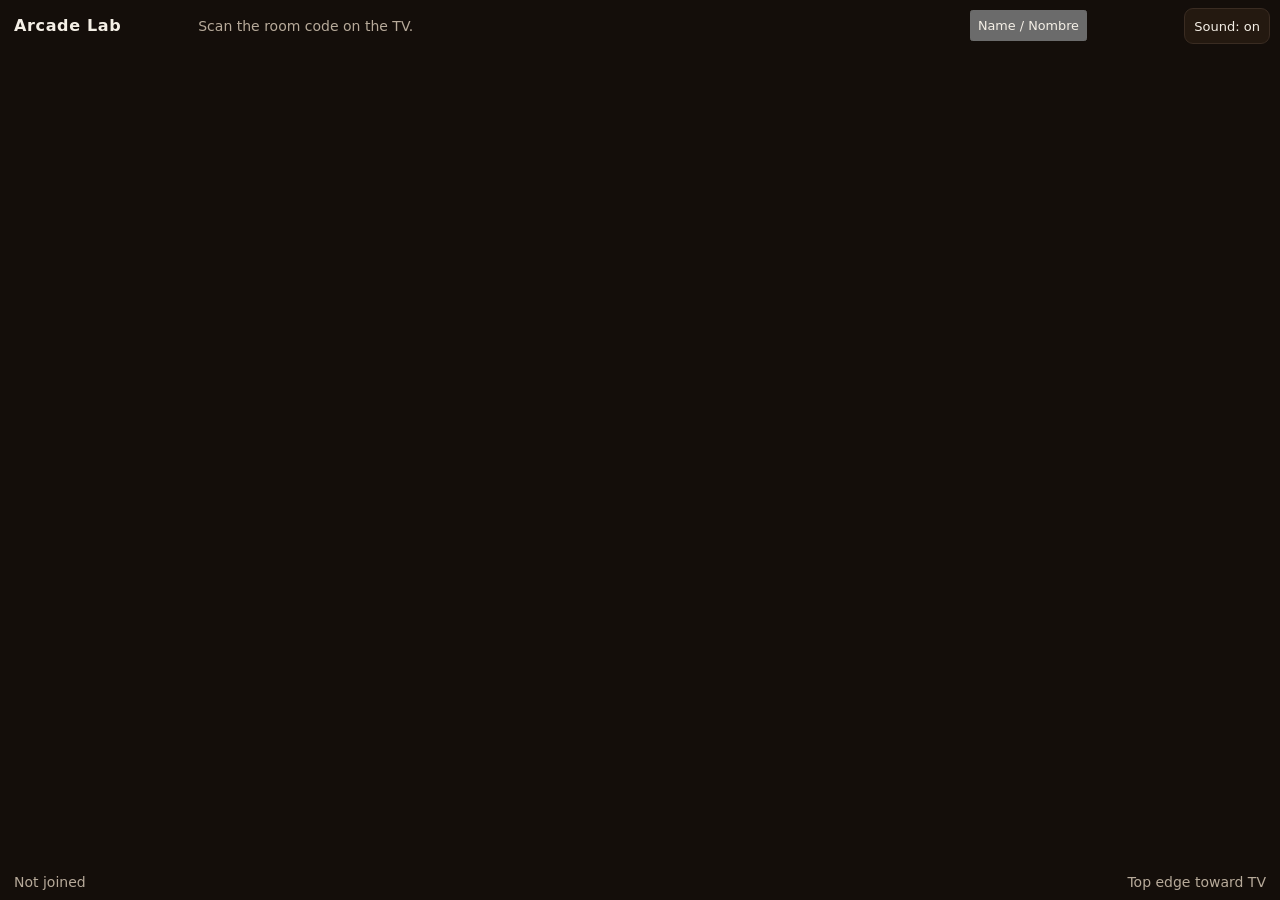
<file: betas/arcadelab/wand.html>
<!doctype html>
<html lang="en">
  <head>
    <meta charset="UTF-8" />
    <meta name="viewport" content="width=device-width, initial-scale=1, maximum-scale=1, user-scalable=no, viewport-fit=cover" />
    <meta name="robots" content="noindex, nofollow" />
    <meta name="theme-color" content="#140e18" />
    <meta name="apple-mobile-web-app-capable" content="yes" />
    <title>Arcade Lab wand</title>
    <script type="module" crossorigin src="./assets/main-C9qsR4OD.js"></script>
    <link rel="stylesheet" crossorigin href="./assets/main-BauLXv-O.css">
    <link rel="stylesheet" href="./assets/internal-beta.css">
  </head>
  <body>
    <div id="app"></div>

  </body>
</html>
</file>
<file: styles.css>
:root {
  --bg: #090705;
  --bg-raised: #120c07;
  --panel: #1b1008;
  --panel-2: #2b1608;
  --line: rgba(244, 179, 39, 0.28);
  --gold: #f4b327;
  --gold-bright: #ffd85a;
  --blue: #78a9ff;
  --blue-deep: #315fbc;
  --cream: #f5dfbb;
  --text: #f7ead4;
  --muted: #b8a891;
  --shadow: 0 26px 70px rgba(0, 0, 0, 0.38);
}

* { box-sizing: border-box; }

html {
  scroll-behavior: smooth;
  color-scheme: dark;
}

body {
  margin: 0;
  min-width: 280px;
  background:
    radial-gradient(circle at 50% -10%, rgba(111, 66, 17, 0.32), transparent 38rem),
    linear-gradient(180deg, #0a0705 0%, #090705 55%, #070605 100%);
  color: var(--text);
  font-family: Inter, ui-sans-serif, system-ui, -apple-system, BlinkMacSystemFont, "Segoe UI", sans-serif;
  line-height: 1.6;
}

a { color: inherit; }

.skip-link {
  position: absolute;
  left: 1rem;
  top: -4rem;
  z-index: 100;
  padding: .7rem 1rem;
  border-radius: .5rem;
  background: var(--gold);
  color: #201100;
  font-weight: 800;
}

.skip-link:focus { top: 1rem; }

.site-header {
  position: sticky;
  top: 0;
  z-index: 20;
  display: flex;
  align-items: center;
  justify-content: space-between;
  min-height: 64px;
  padding: .75rem clamp(1rem, 4vw, 3rem);
  border-bottom: 1px solid rgba(244, 179, 39, .12);
  background: rgba(9, 7, 5, .84);
  backdrop-filter: blur(16px);
}

.brand {
  display: inline-flex;
  align-items: center;
  gap: .65rem;
  text-decoration: none;
  font-weight: 850;
  letter-spacing: .015em;
}

.brand img {
  border-radius: 9px;
  box-shadow: 0 0 0 1px rgba(255, 216, 90, .18);
}

nav {
  display: flex;
  align-items: center;
  gap: .35rem;
}

nav a {
  padding: .48rem .8rem;
  border-radius: .65rem;
  color: var(--muted);
  text-decoration: none;
  font-size: .94rem;
  font-weight: 700;
}

nav a:hover,
nav a:focus-visible {
  color: var(--text);
  background: rgba(255, 255, 255, .06);
}

main {
  width: min(1180px, calc(100% - 2rem));
  margin: 0 auto;
}

.hero {
  position: relative;
  isolation: isolate;
  display: grid;
  place-items: center;
  text-align: center;
  padding: clamp(3.5rem, 8vw, 7rem) 0 clamp(3rem, 6vw, 5rem);
}

.hero::after {
  content: "";
  position: absolute;
  z-index: -2;
  inset: 24% 10% 0;
  background:
    linear-gradient(90deg, rgba(75, 62, 49, .11) 50%, rgba(24, 20, 16, .11) 50%);
  background-size: 80px 80px;
  mask-image: linear-gradient(180deg, transparent 0%, rgba(0,0,0,.7) 32%, transparent 95%);
  transform: perspective(800px) rotateX(68deg) translateY(22%);
  transform-origin: center bottom;
}

.hero-glow {
  position: absolute;
  z-index: -1;
  width: min(760px, 90vw);
  height: 300px;
  border-radius: 50%;
  background:
    radial-gradient(circle at 38% 50%, rgba(244, 179, 39, .24), transparent 42%),
    radial-gradient(circle at 64% 55%, rgba(76, 128, 231, .19), transparent 42%);
  filter: blur(30px);
}

.hero-logo {
  width: min(850px, 94vw);
  height: auto;
  object-fit: contain;
  filter: drop-shadow(0 16px 18px rgba(0,0,0,.46));
}

.tagline {
  margin: .2rem 0 0;
  color: var(--gold-bright);
  font-size: clamp(1.05rem, 2.3vw, 1.35rem);
  font-weight: 850;
  letter-spacing: .035em;
}

.hero-copy {
  max-width: 690px;
  margin: 1rem auto 0;
  color: #d3c2aa;
  font-size: clamp(1rem, 1.8vw, 1.14rem);
}

.hero-actions {
  display: flex;
  flex-wrap: wrap;
  justify-content: center;
  gap: .8rem;
  margin-top: 1.6rem;
}

.button {
  display: inline-flex;
  min-height: 46px;
  align-items: center;
  justify-content: center;
  padding: .72rem 1.1rem;
  border: 1px solid transparent;
  border-radius: .8rem;
  text-decoration: none;
  font-weight: 850;
  transition: transform .15s ease, box-shadow .15s ease, border-color .15s ease;
}

.button:hover { transform: translateY(-1px); }

.button-primary {
  color: #1c1000;
  background: linear-gradient(180deg, var(--gold-bright), var(--gold));
  box-shadow: 0 12px 30px rgba(244, 179, 39, .16);
}

.button-secondary {
  border-color: rgba(120, 169, 255, .32);
  color: #cfe0ff;
  background: linear-gradient(180deg, rgba(81, 126, 217, .14), rgba(31, 62, 124, .10));
}

.media-section {
  scroll-margin-top: 88px;
  padding: 0 0 clamp(4rem, 7vw, 6rem);
}

.section-heading {
  max-width: 720px;
  margin: 0 auto 1.5rem;
  text-align: center;
}

.section-heading h2 {
  font-size: clamp(1.8rem, 4vw, 2.8rem);
  letter-spacing: -.035em;
}

.section-heading > p:last-child {
  margin: .75rem auto 0;
  color: var(--muted);
}

.trailer-card {
  width: min(100%, 980px);
  margin: 0 auto;
  padding: .8rem;
  border: 1px solid var(--line);
  border-radius: 1.25rem;
  background: linear-gradient(180deg, rgba(52, 28, 9, .68), rgba(18, 12, 7, .96));
  box-shadow: var(--shadow);
}

.trailer-video {
  display: block;
  width: 100%;
  aspect-ratio: 16 / 9;
  border: 0;
  border-radius: .85rem;
  background: #050403;
}


.screenshot-grid {
  display: grid;
  grid-template-columns: repeat(3, minmax(0, 1fr));
  gap: .9rem;
  margin-top: 1.1rem;
}

.screenshot-card {
  position: relative;
  display: block;
  overflow: hidden;
  border: 1px solid rgba(244, 179, 39, .18);
  border-radius: .9rem;
  background: var(--panel);
  box-shadow: 0 14px 34px rgba(0, 0, 0, .28);
}

.screenshot-card::after {
  content: "View full size";
  position: absolute;
  right: .55rem;
  bottom: .55rem;
  padding: .3rem .55rem;
  border: 1px solid rgba(255,255,255,.11);
  border-radius: .45rem;
  background: rgba(8, 6, 4, .78);
  color: var(--cream);
  font-size: .72rem;
  font-weight: 800;
  opacity: 0;
  transform: translateY(5px);
  transition: opacity .15s ease, transform .15s ease;
}

.screenshot-card:hover::after,
.screenshot-card:focus-visible::after {
  opacity: 1;
  transform: translateY(0);
}

.screenshot-card img {
  display: block;
  width: 100%;
  height: auto;
  aspect-ratio: 16 / 9;
  object-fit: cover;
  transition: transform .2s ease;
}

.screenshot-card:hover img,
.screenshot-card:focus-visible img {
  transform: scale(1.015);
}

.content-grid {
  display: grid;
  grid-template-columns: minmax(0, 1fr);
  gap: clamp(1rem, 3vw, 2.4rem);
  padding-bottom: 5rem;
}

.about-card {
  scroll-margin-top: 88px;
  border: 1px solid var(--line);
  border-radius: 1.25rem;
  background:
    linear-gradient(180deg, rgba(52, 28, 9, .64), rgba(24, 14, 8, .92));
  box-shadow: var(--shadow);
  padding: clamp(1.45rem, 4vw, 2.5rem);
}

.eyebrow {
  margin: 0 0 .45rem;
  color: var(--gold);
  font-size: .78rem;
  font-weight: 900;
  letter-spacing: .13em;
  text-transform: uppercase;
}

h1, h2, p { text-wrap: pretty; }

h1 {
  max-width: 15ch;
  margin: 0 0 1rem;
  font-size: clamp(2rem, 5vw, 3.55rem);
  line-height: 1.02;
  letter-spacing: -.045em;
}

h2 {
  margin: 0;
  font-size: 1.45rem;
  line-height: 1.2;
}

.about-card > p:not(.eyebrow) {
  max-width: 64ch;
  color: #d8c8b1;
}

.feature-list {
  display: grid;
  gap: .72rem;
  grid-template-columns: repeat(3, minmax(0, 1fr));
  margin-top: 1.5rem;
}

.feature {
  position: relative;
  display: grid;
  gap: .15rem;
  padding: .9rem 1rem .9rem 1.15rem;
  border: 1px solid rgba(255,255,255,.07);
  border-radius: .85rem;
  background: rgba(0,0,0,.17);
  overflow: hidden;
}

.feature::before {
  content: "";
  position: absolute;
  inset: 0 auto 0 0;
  width: 3px;
  background: linear-gradient(var(--gold-bright), var(--blue));
}

.feature strong { font-size: .98rem; }
.feature span { color: var(--muted); font-size: .9rem; }


footer {
  display: flex;
  justify-content: center;
  align-items: center;
  gap: .65rem;
  min-height: 92px;
  padding: 1.5rem;
  border-top: 1px solid rgba(244, 179, 39, .12);
  color: #8e806d;
  font-size: .9rem;
}

footer a { color: #b8c9ed; text-decoration: none; }

@media (max-width: 700px) {
  .site-header { padding-inline: 1rem; }
  .hero { padding-top: 2.7rem; }
  .hero-actions { width: 100%; }
  .button { flex: 1 1 100%; }
  .screenshot-grid { grid-template-columns: 1fr; }
  .screenshot-card::after { opacity: 1; transform: none; }
  .feature-list { grid-template-columns: 1fr; }
  footer { flex-wrap: wrap; }
}

@media (prefers-reduced-motion: reduce) {
  html { scroll-behavior: auto; }
  .button,
  .screenshot-card::after,
  .screenshot-card img { transition: none; }
}
.demo-section { max-width: 1100px; margin: 0 auto; padding: 3rem 1.5rem; text-align: center; scroll-margin-top: 80px; }
.demo-slot { display: grid; place-items: center; min-height: 320px; margin: 1.5rem auto; }
.demo-cover { width: min(100%, 450px); padding: 2rem 1.5rem; border: 1px solid var(--line); border-radius: 1rem; background: radial-gradient(ellipse at top, #28432a, #0b1914); box-shadow: var(--shadow); }
.demo-cover img { display: block; width: 100%; height: auto; }
.demo-cover p { color: var(--cream); }
.demo-cover p:last-child { font-size: .9rem; color: var(--muted); }
.demo-frame { display: block; width: min(100%, 450px); aspect-ratio: 9 / 16; height: auto; border: 1px solid var(--line); border-radius: .75rem; background: #0b1926; box-shadow: var(--shadow); }
.demo-frame:fullscreen { width: 100vw; height: 100dvh; border: 0; border-radius: 0; }
.demo-controls { display: flex; justify-content: center; flex-wrap: wrap; gap: .75rem; }
.demo-controls button { font: inherit; cursor: pointer; }
.demo-controls [hidden] { display: none; }
.demo-note { color: var(--muted); font-size: .9rem; }
@media (max-width: 700px) { .demo-section { padding-inline: 1rem; } }
</file>
<file: arcade-lab/arcade-lab.css>
:root {
  color-scheme: dark;
  font-family: "DM Sans", "Yu Gothic", system-ui, sans-serif;
  color: #f8f0e0;
  background: #181b1b;
  line-height: 1.65;
}
* { box-sizing: border-box; }
[hidden] { display: none !important; }
body { margin: 0; }
.wrap { width: min(1110px, calc(100% - 3rem)); margin-inline: auto; }
.site-header { display: flex; justify-content: space-between; align-items: center; gap: 1rem; padding-block: 1.35rem; border-bottom: 1px solid #444843; }
nav { display: flex; gap: .35rem; }
nav a { text-decoration: none; padding: .35rem .65rem; border-radius: .3rem; }
nav a[aria-current="true"] { color: #24180b; background: #ffc876; }
.studio { font-weight: 700; color: inherit; text-decoration: none; }
a { color: #ffc876; }
a:focus-visible { outline: 2px solid #a8d9d5; outline-offset: 3px; }
.hero { display: grid; grid-template-columns: 1fr 1.12fr; gap: clamp(1.5rem, 5vw, 4rem); align-items: center; padding-block: clamp(2.4rem, 7vw, 5rem); }
h1, h2 { line-height: 1.1; margin: 0; }
h1 { font-size: clamp(3rem, 9vw, 6rem); letter-spacing: -.065em; }
h2 { font-size: clamp(1.3rem, 4vw, 1.75rem); }
p { margin-block: .85rem 0; color: #ddd6c8; }
.tagline { color: #ffc876; font-size: 1.25rem; font-weight: 700; }
figure { margin: 0; }
figure img, .video iframe { display: block; width: 100%; height: auto; border: 1px solid #51483e; border-radius: .7rem; }
figcaption, .note { font-size: .84rem; color: #c6beb0; margin-top: .4rem; }
.video iframe { aspect-ratio: 16/9; margin-block: 1rem .55rem; background: #131615; }
.games { display: grid; grid-template-columns: 1fr 1fr; gap: 1rem; margin-block: 2.5rem; }
article { padding: 1.25rem; border: 1px solid #444843; border-radius: .65rem; background: #202422; }
.status { border-top: 1px solid #444843; padding-block: 1.5rem 3.5rem; }
.status p { max-width: 67ch; }
@media (max-width: 710px) {
  .wrap { width: calc(100% - 2rem); }
  .hero, .games { grid-template-columns: 1fr; }
}

.preview-page { padding-block: clamp(2rem, 6vw, 4rem); }
.preview-page .video { margin-top: 1.25rem; }

.preview-art { display: grid; grid-template-columns: 1fr minmax(0, 35%); gap: 1rem; align-items: start; margin-top: 2rem; }
.preview-art img, .square-art img { display: block; width: 100%; height: auto; border-radius: .7rem; }
.square-art { display: block; width: min(100%, 340px); margin: 0 auto 2rem; }
@media (max-width: 710px) { .preview-art { grid-template-columns: 1fr; } }
</file>
<file: betas/arcadelab-launch/launch.css>
*{box-sizing:border-box}body{margin:0;min-height:100vh;display:grid;place-items:center;background:#171820;color:#f6ead7;font:18px/1.55 system-ui,sans-serif}main{max-width:660px;padding:40px 28px}.eyebrow{letter-spacing:.2em;color:#edb86e;font-size:13px}h1{font-size:clamp(42px,9vw,72px);line-height:1.1;margin:22px 0}a,button{border:1px solid #b98e55;border-radius:8px;padding:12px 20px;background:#392c23;color:#ffe7bf;font:inherit;cursor:pointer}a{display:inline-block;text-decoration:none;margin:10px 0}a[hidden]{display:none}.note{color:#b9b8bf;font-size:15px;margin-top:25px}button{font-size:15px;margin-top:12px}
</file>
<file: betas/arcadelab/assets/main-BauLXv-O.css>
.forest-role-selection{position:absolute;top:0;right:0;bottom:0;left:0;z-index:35;background:#111b2b;display:flex;flex-direction:column;gap:8px;padding:16px;overflow-y:auto}.forest-role-selection button{min-height:48px;border:3px solid #64738d;border-radius:12px;background:#273b57;color:#fff}.forest-role-selection button:disabled{opacity:.4}.forest-role-tools{position:absolute;bottom:0;left:0;right:0;z-index:25;display:flex;flex-wrap:wrap;gap:5px;padding:6px;background:#101a2b;border-top:3px solid var(--player-color,#8ce8f4)}.forest-role-tools p{flex-basis:100%;margin:0;font-size:13px}.forest-role-tools button{min-height:36px;flex:1;font-size:12px}.forest-role-active .gun,.forest-role-active .wand-controller{bottom:115px;height:calc(100% - 115px)}.forest-warrior{position:absolute;top:0;right:0;bottom:115px;left:0;display:flex;flex-wrap:wrap;gap:5px;overflow:auto;padding:8px}.forest-warrior p{margin:0;font-size:14px}.forest-warrior button{min-height:44px;flex:1;border:2px solid var(--player-color,#8ce8f4);border-radius:12px}.forest-warrior .forest-warrior-surface{flex-basis:100%;min-height:32%;background:var(--player-color,#8ce8f4);color:#102030;white-space:pre-line;touch-action:none}.forest-warrior.hidden,.forest-role-selection.hidden,.forest-role-tools.hidden{display:none}.sports-options-toggle{position:fixed;right:4%;bottom:2%;z-index:20;min-height:44px;padding:8px 14px;font-size:16px}.sports-options{padding-bottom:80px!important;overflow:auto!important}.sports-options .sports-pad,.sports-options .bowling-bowl{position:static!important;height:100px!important;min-height:100px!important}.fencing-controller:not(.sports-options) .fencing-options,.mini-golf-controller:not(.sports-options) .golf-options,.skiing-controller:not(.sports-options) .ski-options{display:none}.fencing-controller:not(.sports-options) .fencing-ready,.fencing-controller:not(.sports-options) .fencing-resume,.mini-golf-controller:not(.sports-options) .golf-ready,.mini-golf-controller:not(.sports-options) .golf-resume,.skiing-controller:not(.sports-options) .ski-ready,.skiing-controller:not(.sports-options) .ski-resume{min-height:35vh;font-size:28px}.mini-golf-controller:not(.sports-options) .golf-putt,.skiing-controller:not(.sports-options) .ski-brake{min-height:40vh!important;font-size:30px}.fencing-controller:not(.sports-options) .fencing-scoreboard,.mini-golf-controller:not(.sports-options) .golf-scoreboard,.skiing-controller:not(.sports-options) .ski-scoreboard{display:none}.fencing-controller.tv-first:not(.sports-options) .fencing-setup,.fencing-controller.tv-first:not(.sports-options) .fencing-rule,.mini-golf-controller.tv-first:not(.sports-options) .golf-setup,.mini-golf-controller.tv-first:not(.sports-options) .golf-shot,.mini-golf-controller.tv-first:not(.sports-options) .golf-rule,.skiing-controller.tv-first:not(.sports-options) .ski-setup,.skiing-controller.tv-first:not(.sports-options) .ski-rules{display:none!important}.fencing-controller.tv-first:not(.sports-options) .fencing-ready,.fencing-controller.tv-first:not(.sports-options) .fencing-resume,.mini-golf-controller.tv-first:not(.sports-options) .golf-ready,.mini-golf-controller.tv-first:not(.sports-options) .golf-resume,.mini-golf-controller.tv-first:not(.sports-options) .golf-putt,.skiing-controller.tv-first:not(.sports-options) .ski-ready,.skiing-controller.tv-first:not(.sports-options) .ski-resume{position:fixed;top:36%;right:4%;bottom:15%;left:4%;width:92%;height:49%;font-size:30px;z-index:3}.sports-options-toggle{z-index:10}.fencing-controller.tv-first:not(.sports-options) .fencing-tools>:not(.fencing-pause){display:none!important}.fencing-controller.tv-first:not(.sports-options) .fencing-pause{position:fixed;bottom:2%;left:4%;min-width:35%;z-index:5}.mini-golf-controller.tv-first:not(.sports-options) .golf-tools>:not(.golf-pause){display:none!important}.mini-golf-controller.tv-first:not(.sports-options) .golf-pause{position:fixed;bottom:2%;left:4%;min-width:35%;z-index:5}.skiing-controller.tv-first:not(.sports-options) .ski-tools>:not(.ski-pause){display:none!important}.skiing-controller.tv-first:not(.sports-options) .ski-pause{position:fixed;bottom:2%;left:4%;min-width:35%;z-index:5}.bowling-controller.tv-first:not(.sports-options) .bowling-tools>:not(.bowling-pause){display:none!important}.bowling-controller.tv-first:not(.sports-options) .bowling-pause{position:fixed;bottom:2%;left:4%;min-width:35%;z-index:5}.tv-first.motion-unavailable:not(.sports-options) :is(.fencing-touch,.golf-touch,.ski-touch,.bowling-touch){display:block!important;position:fixed;top:36%;right:4%;bottom:15%;left:4%;width:92%;height:49%;font-size:28px;z-index:12}.sports-withdraw:not([hidden]){display:block!important;position:fixed;bottom:3%;left:4%;min-height:48px;z-index:12}.sports-tv-active>header strong,.sports-tv-active>header #status,.sports-tv-active>footer{display:none}.sports-tv-active>header{padding:0;height:0;min-height:0}.sports-tv-active .phone-name{position:fixed;top:2%;left:4%;min-height:44px;z-index:15}.sports-tv-active .sports-controller.tv-first:not(.sports-options)>.sports-status{top:8%;font-size:20px;margin:0}.sports-tv-active .sports-controller.tv-first:not(.sports-options)>.sports-pad{height:64%;bottom:21%;font-size:clamp(22px,6vw,42px)}.sports-tv-active .sports-pause,.sports-tv-active .sports-withdraw:not([hidden]){position:fixed;bottom:9%;left:4%;width:44%;height:44px;z-index:12}.sports-tv-active .sports-pause[hidden]{display:none!important}.sports-tv-active .room-back{position:fixed;bottom:2%;left:4%;width:44%;height:44px;margin:0;z-index:12;font-size:14px}.sports-tv-active .sports-options-toggle{width:44%;height:44px;font-size:14px}.orb-controller{display:flex;flex-direction:column;align-items:center;gap:.45rem;color:#fff5dd;--orb-color:#64e5dc;width:100%;text-align:center}.orb-controller h1{font-size:1rem;letter-spacing:.2em;margin:.2rem;color:#ffd260}.orb-controller h2{font-size:1.4rem;margin:.2rem}.orb-detail{margin:0;min-height:3rem;max-width:36rem}.orb-inventory{font-size:1.25rem;color:#ffd260}.orb-power{min-height:1.5rem}.orb-stick{touch-action:none;position:relative;flex-shrink:0;width:min(65vw,270px);height:min(65vw,270px);border-radius:50%;border:5px solid var(--orb-color);background:radial-gradient(circle,#294751,#112936);margin:.4rem;box-shadow:0 0 25px #64e5dc22;outline:none}.orb-puck{position:absolute;left:calc(50% - 34px);top:calc(50% - 34px);width:68px;height:68px;background:var(--orb-color);border-radius:50%;pointer-events:none;box-shadow:0 6px #0004}.orb-stick.locked{opacity:.3;filter:grayscale(1)}.orb-actions{display:flex;flex-wrap:wrap;justify-content:center;gap:.3rem}.orb-actions button{font-size:1rem;padding:.55rem}.orb-actions button[hidden]{display:none}#app:has(.orb-controller:not(.hidden))>footer{display:none}#app:has(.orb-controller:not(.hidden))>header .status{display:none}.ce-controller{width:100%;padding:12px;box-sizing:border-box;background:#173b40;color:#fff4db;border-radius:18px;overflow:auto;max-height:calc(100dvh - 145px)}.ce-controller h1{font-size:1.65rem;color:#ffd56b;margin:.2em 0}.ce-controller h2{font-size:1.1rem}.ce-controller button,.ce-controller select{min-height:46px;padding:10px;margin:4px;border-radius:10px;border:2px solid #b7915e;background:#fff0ce;color:#183c40;font-size:1rem;touch-action:manipulation}.ce-controller canvas{display:block;width:min(100%,440px);height:auto;margin:8px auto;border-radius:8px}.ce-editor>canvas{touch-action:none}.ce-offer{touch-action:pan-y}.ce-word-grid,.ce-tools,.ce-palette,.play-choice{display:grid;grid-template-columns:repeat(2,minmax(0,1fr));gap:5px}.ce-word-grid span{background:#2a5559;padding:12px;border-radius:8px}.play-choice h2{grid-column:1/-1}.ce-shelf{display:grid;grid-template-columns:repeat(3,minmax(0,1fr));max-height:230px;overflow:auto}.ce-shelf button{font-size:.75rem;padding:3px}.ce-shelf canvas{width:60px}.ce-active .middle{overflow:auto;display:block}.ce-active footer{display:none}.ce-controller [hidden]{display:none!important}.ce-active header .status{display:none}.phone-name{font-size:.8rem;padding:6px;margin-right:85px}.phone-name-form{position:absolute;top:60px;left:10px;z-index:40;padding:10px;background:#fff4dd}.ce-editor summary{min-height:44px;padding:10px;font-size:1.1rem;cursor:pointer}.ce-editor details{border:1px solid #b7915e;border-radius:10px;margin-top:8px}.ce-primary-tools{display:grid;grid-template-columns:repeat(2,1fr);gap:4px;position:sticky;bottom:0;background:#173b40;z-index:3}.ce-primary-tools button{font-size:1.1rem;font-weight:700}.ce-editor .ce-palette{display:none}.ce-ready{display:block;width:95%;font-weight:700;background:#d8f7d2!important}.ce-countdown{position:sticky;bottom:70px;width:90px;margin:0 auto;text-align:center;font-size:4rem;font-weight:900;color:#fff4dc;background:#a33f41;border-radius:24px;pointer-events:none;box-shadow:0 0 0 5px #ffe0ac}.ce-secret-word{font-size:2.6rem!important;text-align:center;padding:25px 10px;background:#fff4dc;color:#173b40;border-radius:22px}.ce-carousel-viewport{position:relative;overflow:hidden;height:300px;touch-action:pan-y;border-radius:18px;background:#102e33}.ce-carousel-card{position:absolute;left:50%;top:10px;width:200px;height:275px;will-change:transform;margin:0!important;padding:10px!important}.ce-carousel-card canvas{width:175px;margin:5px 0}.ce-carousel-card strong{display:block;white-space:normal}.ce-carousel-card:disabled{opacity:.42}.ce-carousel-card.ce-collected{background:#c8e7c6!important}.ce-score-scale{position:relative;border:3px solid #ffda83;border-radius:20px;overflow:hidden;padding-left:30px;background:#294c52;margin:15px 0}.ce-score-step{padding:10px;border-bottom:1px dashed #8aaba8;font-size:.9rem}.ce-score-step:first-child{background:#526c3b;font-weight:700;color:#ffef9a}.ce-score-current{box-shadow:inset 0 0 0 3px #ffda83}.ce-score-marker{position:absolute;left:3px;bottom:var(--score-bottom);color:#ffde7a;animation:ce-score-rise 2.2s cubic-bezier(.2,.8,.2,1) both;font-size:1.5rem}@keyframes ce-score-rise{0%{bottom:0;transform:rotate(-35deg)}to{bottom:var(--score-bottom);transform:rotate(0)}}@media(prefers-reduced-motion:reduce){.ce-score-marker{animation:none}}.ce-controller{padding-bottom:85px}.ce-ready{position:fixed;bottom:8px;left:5%;width:90%;z-index:8}.ce-primary-tools{bottom:66px}.ce-countdown{position:fixed;bottom:85px;right:16px;width:80px;z-index:6}.ce-primary-tools{position:static;grid-template-columns:repeat(4,minmax(0,1fr));gap:2px}.ce-primary-tools button{padding:8px 3px;margin:2px;font-size:.85rem;min-height:44px}:root{color-scheme:dark;--bg: #140e0a;--ink: #f4efe6;--muted: #b7aa9a;--line: #3a2c22;--aim: #f2c14e;--fire: #e85d4c;font-family:Segoe UI,system-ui,sans-serif}*{box-sizing:border-box}html,body,#app{margin:0;height:100%;background:var(--bg);color:var(--ink)}body{touch-action:none;user-select:none;-webkit-user-select:none}button,input{font:inherit;color:inherit}#app{display:grid;grid-template-rows:auto 1fr auto;height:100dvh;padding:env(safe-area-inset-top) env(safe-area-inset-right) env(safe-area-inset-bottom) env(safe-area-inset-left)}.middle{min-height:0}header,footer{display:flex;justify-content:space-between;gap:12px;align-items:center;padding:10px 14px}header strong{letter-spacing:.04em}.status,footer{color:var(--muted);font-size:14px}.join{display:grid;gap:10px;padding:16px}.join input,.join button,.center,.fire,.reload{border:0;border-radius:16px}.join input{background:#241910;border:1px solid var(--line);padding:14px;font-size:18px}.join button,.center{background:#3a2c22;padding:14px;font-weight:700}.gun{display:grid;grid-template-rows:1fr auto auto auto 72px 48px;gap:8px;height:100%;min-height:0;padding:0 16px 12px}.sight{position:relative;overflow:hidden;border-radius:24px;border:1px solid var(--line);background:linear-gradient(var(--line),var(--line)) center / 1px 100% no-repeat,linear-gradient(var(--line),var(--line)) center / 100% 1px no-repeat,#1c140f}.cross{position:absolute;left:50%;top:50%;width:72px;height:72px;margin:-36px 0 0 -36px;border:2px solid var(--aim);border-radius:50%;pointer-events:none}.pip{position:absolute;width:16px;height:16px;margin:-8px 0 0 -8px;left:50%;top:45%;border-radius:50%;background:var(--fire);pointer-events:none}.howto{margin:0;color:var(--muted);font-size:14px;line-height:1.35}.log{margin:0;min-height:4.6em;padding:8px 10px;border-radius:12px;background:#241910;color:var(--aim);font-family:ui-monospace,Cascadia Mono,Consolas,monospace;font-size:12px;line-height:1.35;white-space:pre-wrap}.fire,.reload,.center{font-weight:800;touch-action:none}.fire{background:#6e2b22;color:#ffe7e2;font-size:28px;letter-spacing:.12em;text-transform:uppercase}.reload{background:#1c3330;color:#d5f3ea;font-size:16px}.hidden{display:none}.diagnostics{color:var(--muted);font-size:12px}.diagnostics summary{padding:4px}.fire:disabled{opacity:.45}.in-cover .sight{border-color:#67c9ac;background-color:#14332b}.in-cover .howto{color:#9be6cb;font-weight:700}.center{color:var(--aim);min-height:56px}.room-menu,.wand-controller{width:100%;max-width:650px;margin:auto;padding:16px;box-sizing:border-box}.room-menu button{display:block;width:100%;margin:16px 0;padding:22px;font-size:22px;background:#f1c681;color:#171b29;border-radius:12px}.room-menu h1,.wand-controller h2{margin:8px 0;font-size:26px}.wand-controller p{font-size:16px;line-height:1.4}.wand-controller button{padding:12px;margin:6px;background:#edce95;color:#171b29;border-radius:8px;font-size:16px}.wand-canvas{display:block;width:100%;height:32vh;min-height:140px;touch-action:none;background:#18283d;border:2px solid #69e2df;border-radius:14px}.wand-message{min-height:50px;color:#7cf1ed}.room-back{margin:10px auto;padding:10px;font-size:16px}.room-menu.hidden,.wand-controller.hidden,.room-back.hidden{display:none}#app{grid-template-rows:auto minmax(0,1fr) auto auto}.middle{overflow-y:auto;touch-action:pan-y}.gun{touch-action:none}header .status{max-width:60%}.wand-active{grid-template-rows:1fr!important}.wand-active>header,.wand-active>footer{display:none}.wand-active .middle{overflow:hidden}.wand-controller{position:relative;width:100%;max-width:none;height:100%;padding:0!important}.wand-surface{position:absolute;top:0;right:0;bottom:0;left:0;display:flex;flex-direction:column;align-items:center;justify-content:center;gap:25px;padding:35px;touch-action:none;background:radial-gradient(circle,#21384e,#111725)}.wand-symbol{font-size:100px;color:#7ae8e0}.wand-surface .wand-message{max-height:none;min-height:60px;color:#defff6;text-align:center;font-size:19px;pointer-events:none}.wand-surface .wand-legend{text-align:center;color:#a4b8c9;line-height:1.8;pointer-events:none}.wand-controller .wand-recenter{position:absolute;bottom:14px;right:14px;padding:10px 16px;font-size:15px;z-index:2}.wand-controller.tracing .wand-surface{background:radial-gradient(circle,#215a62,#111725)}.sketch-controller{max-width:820px;margin:auto;padding:14px}.sketch-controller.hidden{display:none}.sketch-controller h1{font-size:24px;margin:0 0 12px}.sketch-controller small{font-size:12px;color:#91acbd}.sketch-private{border-left:10px solid var(--player-color);background:#1c293d;border-radius:8px;padding:14px}.sketch-category{display:block;color:#9ceadd;font-size:14px}.sketch-role{display:block;font-size:26px;margin-top:8px}.sketch-message,.sketch-status{font-size:15px;line-height:1.4}.sketch-canvas{display:block;width:100%;aspect-ratio:4/3;height:auto;background:#fffdf7;border:4px solid #76849b;border-radius:8px;touch-action:none}.sketch-canvas.your-turn{border-color:var(--player-color)}.sketch-controller button{display:block;width:100%;margin:8px 0;padding:14px;background:#e9c78c;color:#132033;border-radius:8px}.sketch-controller [hidden]{display:none!important}.sketch-guess input{display:block;width:100%;padding:12px;font-size:20px;background:#24324a;border:1px solid #8a9eb9}.sketch-votes button{text-align:left}.sketch-active #axes{display:none}@media(max-height:900px){.wand-controller{padding:10px 16px}.wand-controller h2{font-size:23px;margin:4px 0}.wand-controller p{font-size:14px;margin:8px 0}.wand-controller button{padding:9px;margin:4px}.wand-message{max-height:78px;overflow-y:auto}.wand-canvas{height:25vh}}.phone-sound{position:fixed;right:calc(env(safe-area-inset-right) + 10px);top:calc(env(safe-area-inset-top) + 8px);z-index:100;flex-shrink:0;min-height:36px;padding:6px 9px;border:1px solid var(--line);border-radius:9px;background:#241910;font-size:13px}header .status{min-width:0;flex:1}header{padding-right:108px}.join-help{position:fixed;inset:15% 4% auto;background:#152437;color:#fff;border:2px solid #ffcf65;padding:20px;z-index:100;max-height:75vh;overflow:auto}.join-help[hidden]{display:none}.join-help button{width:100%;min-height:60px}.wand-controller .wand-input-toggle{position:absolute;bottom:14px;left:14px;z-index:2}.wand-touch .wand-recenter,.wand-touch .wand-legend{display:none}.gun-active{grid-template-rows:1fr!important}.gun-active>header,.gun-active>footer,.gun-active>.room-back{display:none}.gun-active .middle{overflow:hidden}.gun{display:grid;grid-template-columns:1fr 1fr;grid-template-rows:80% 20%;gap:0;height:100%;padding:0}.gun.hidden{display:none}.gun .fire{grid-column:1 / 3;border-radius:0;font-size:clamp(24px,8vw,60px);padding:20px}.gun .center,.gun .gun-pause{border:0;border-radius:0;min-height:0;padding:10px;font-size:20px;font-weight:700;touch-action:none}.gun .gun-pause{background:#1d3444}.gun.in-cover .fire{background:#174d3e}#app.party-active{max-width:750px;padding:0;min-height:100dvh}#app.party-active>.middle{display:block;min-height:0;flex:1}#app.party-active>header,#app.party-active>footer{display:none}.party-controller{--player-color:#4cdbed;box-sizing:border-box;width:100%;min-height:90dvh;padding:22px 20px 90px;border-top:8px solid var(--player-color);background:linear-gradient(160deg,#192940,#111524);color:#f9efdc;touch-action:manipulation}.party-controller header{display:block;margin-bottom:20px}.party-controller h1{font-size:32px;margin:8px 0;color:var(--player-color)}.party-controller p{font-size:17px;line-height:1.45}.party-controller button{min-height:56px;border:2px solid #697b96;border-radius:14px;padding:14px 16px;margin:7px 0;background:#2b405f;color:#fff4da;font-size:18px;font-weight:700;touch-action:none}.party-controller button:active{background:#5375a4;transform:scale(.98)}.party-ready{width:100%;background:#eab457!important;color:#18233a!important}.party-lobby button{width:100%;min-height:100px}.party-wheel{text-align:center}.wheel-symbol{font-size:105px;border:12px solid var(--player-color);border-radius:50%;width:170px;height:170px;display:grid;place-items:center;margin:20px auto;color:var(--player-color)}.touch-steer{width:95%;height:48px}.party-gas{width:100%;min-height:100px!important;background:#326644!important}.party-stick{position:relative;display:flex;align-items:center;justify-content:center;width:170px;height:170px;border:3px solid #6684a6;border-radius:50%;background:#142139;touch-action:none;margin:15px auto}.party-puck{position:absolute;width:70px;height:70px;border-radius:50%;background:var(--player-color);box-shadow:0 0 20px #48cefd55;pointer-events:none}.party-sword{display:flex;flex-wrap:wrap;gap:8px;align-items:center;justify-content:center}.party-sword .party-stick{flex-shrink:0}.party-swing{flex:1;min-width:140px;min-height:170px!important;background:#654243!important}.party-attack,.party-shield{flex:1;min-width:130px}.party-sprint{text-align:center}.effort-track{height:30px;background:#091526;border-radius:15px;margin:30px 0;overflow:hidden}.effort-fill{height:100%;width:0;background:var(--player-color);transition:width .08s}.party-step{width:90%;min-height:160px!important}.party-finish button{display:block;width:100%;min-height:90px}[hidden]{display:none!important}@media(orientation:landscape)and (max-height:600px){.party-controller{padding:10px 18px 60px;min-height:100dvh}.party-controller header{margin-bottom:6px}.party-controller header small{display:none}.party-controller h1{font-size:24px;margin:2px 0}.party-controller header p{font-size:14px;margin:2px 0}.party-wheel{display:grid;grid-template-columns:1fr 1fr;grid-template-areas:"wheel gas" "center gas" "steer gas";gap:5px 20px;align-items:center}.wheel-symbol{grid-area:wheel;width:95px;height:95px;font-size:55px;border-width:8px;margin:0 auto}.party-wheel>p{display:none}.party-center{grid-area:center;min-height:35px!important;padding:5px!important;margin:0!important}.touch-steer{grid-area:steer;height:32px}.party-gas{grid-area:gas;min-height:190px!important}.party-stick{width:140px;height:140px;margin:4px}.party-swing{min-height:140px!important}.party-sprint p{font-size:14px;margin:5px}.effort-track{height:20px;margin:10px}.party-step{min-height:85px!important}.party-lobby{display:grid;grid-template-columns:1fr 1fr;gap:15px}.party-lobby button{min-height:130px}}@media(orientation:portrait)and (max-height:720px){.wheel-symbol{width:115px;height:115px;font-size:65px;margin:8px auto}.party-controller{padding-top:12px}.party-controller header{margin-bottom:8px}.party-controller h1{font-size:26px}}.sports-controller{display:flex;flex-direction:column;gap:10px;padding:8px 14px;height:100%;overflow:auto;touch-action:pan-y}.sports-controller.hidden{display:none}.sports-controller h1{font-size:24px;margin:4px 0;color:#8ce7df}.sports-controller [hidden]{display:none!important}.sports-tools,.sports-start,.sports-choice,.sports-gestures{display:flex;flex-wrap:wrap;gap:8px}.sports-controller button,.sports-controller select{min-height:48px;padding:10px;font-size:15px;border:1px solid #8ce7df;background:#153c43;color:#fff;border-radius:12px}.sports-tools button,.sports-start button{flex:1}.sports-controller .sports-pad{min-height:32vh;flex:1;font-size:25px;font-weight:700;color:#09282c;background:#8ce7df;touch-action:none;-webkit-user-select:none;user-select:none}.sports-pad:active{background:#fff2b1}.sports-status{min-height:42px;font-size:15px;margin:0}.sports-controller details{font-size:14px}.sports-gestures button{flex:1 0 40%}.sports-controller label{display:block;margin:12px 0}.sports-guide{background:#102e37;border:2px solid #83cbc5;border-radius:18px;padding:12px;text-align:center}.sports-guide h2,.sports-guide h3{margin:6px 0}.guide-copy{min-height:40px;font-size:16px}.guide-cue{font-size:24px;font-weight:700;min-height:55px;color:#ffe2a0}.sports-guide button{margin:4px}.sports-guide{order:2}.sports-start{order:3}.sports-controller details{order:4}.sports-guide[data-phase=go]{border-color:#ffe2a0;background:#184a42}.sports-controller.tv-first:not(.sports-options)>h1,.sports-controller.tv-first:not(.sports-options)>.sports-choice,.sports-controller.tv-first:not(.sports-options)>.sports-fencing,.sports-controller.tv-first:not(.sports-options)>.sports-bowling,.sports-controller.tv-first:not(.sports-options)>.sports-mini-golf,.sports-controller.tv-first:not(.sports-options)>.sports-skiing,.sports-controller.tv-first:not(.sports-options)>.sports-start,.sports-controller.tv-first:not(.sports-options)>details,.sports-controller.tv-first:not(.sports-options)>.sports-guide,.sports-controller.tv-first:not(.sports-options) .sports-center,.sports-controller.tv-first:not(.sports-options) select{display:none!important}.sports-controller.tv-first:not(.sports-options)>.sports-pad{display:block!important;position:fixed;top:15%;right:4%;bottom:14%;left:4%;width:92%;height:71%;border-radius:24px;font-size:clamp(24px,7vw,48px);color:#08151d;touch-action:none}.sports-controller.tv-first:not(.sports-options)>.sports-status{position:fixed;top:5%;left:5%;right:5%;text-align:center;font-size:24px}.sports-controller.tv-first:not(.sports-options)>.sports-tools{position:fixed;bottom:2%;left:5%;right:5%}#app.stoplight-active>header,#app.stoplight-active>footer{display:none}.stoplight-controller{--road: #192a39;--paper: #fff0d4;max-width:680px;min-height:100%;margin:auto;padding:22px 18px 30px;background:linear-gradient(165deg,#243f49,#101d29);color:var(--paper);touch-action:manipulation}.stoplight-controller.hidden,.stoplight-controller [hidden]{display:none!important}.stoplight-controller header{display:block;padding:0 90px 12px 0}.stoplight-controller small{color:#b4ded8;letter-spacing:.1em;font-size:11px}.stoplight-controller h1{margin:6px 0;font-size:28px}.stoplight-seat{margin:0;color:#c0cfc9}.stoplight-cue{display:grid;grid-template-columns:46px 1fr;gap:16px;align-items:center;padding:18px;border:3px solid #d7b477;border-radius:20px;background:var(--road)}.stoplight-command{margin:0 0 8px;font-size:clamp(24px,6.5vw,34px);line-height:1.1}.stoplight-detail,.stoplight-rule{font-size:15px;line-height:1.45;margin:0}.stoplight-rule{padding:14px 4px;color:#d3ded2}.stoplight-lights{display:grid;gap:10px;padding:9px 6px;border:2px solid #65716b;border-radius:14px;background:#0a151e}.stoplight-lights i{display:block;width:30px;height:30px;border:2px solid #839088;border-radius:50%;opacity:.25}.stoplight-lights [data-light=red]{background:#ff7964}.stoplight-lights [data-light=amber]{background:#ffd266}.stoplight-lights [data-light=green]{background:#76deab}[data-signal=red] [data-light=red],[data-signal=amber] [data-light=amber],[data-signal=green] [data-light=green]{opacity:1;border-color:#fff8df;box-shadow:0 0 0 3px #fff8df33}[data-blocked=true] .stoplight-cue{border-style:double;border-width:5px}.stoplight-controller button{min-height:52px;border:2px solid #77958e;border-radius:12px;padding:12px;background:#2c4850;color:var(--paper);font-size:16px;font-weight:700;touch-action:manipulation}.stoplight-controller button:disabled{opacity:.5}.stoplight-controller button:focus-visible{outline:3px solid #fff5d9;outline-offset:3px}.stoplight-controller button:active:not(:disabled){background:#456971}.stoplight-profiles{display:flex;gap:10px;padding:10px 0 0;margin:0;border:0}.stoplight-profiles legend{font-size:14px;color:#c0cfc9}.stoplight-profiles button{flex:1}.stoplight-profiles [aria-pressed=true]{border-color:#f5cf7c;background:#466253}.stoplight-notice{margin:10px 0;font-size:14px;line-height:1.4;color:#f5cf7c}.stoplight-notice:empty{display:none}.stoplight-activity{font-size:14px;color:#bfdcd5;margin:10px 0}.stoplight-ready,.stoplight-resume{display:block;width:100%;background:#edc67b!important;color:#192a39!important}.stoplight-step{display:block;width:100%;min-height:112px!important;margin-top:10px;font-size:25px!important;touch-action:none!important;background:#345c52!important}.stoplight-goals{display:grid;gap:8px;padding:18px 0;font-variant-numeric:tabular-nums}.stoplight-controller progress{width:100%;height:14px;accent-color:#edd197}.stoplight-tools{display:grid;grid-template-columns:1fr 1fr;gap:9px}@media(orientation:landscape)and (max-height:600px){.stoplight-controller{max-width:900px;padding:12px 20px 20px}.stoplight-controller h1{font-size:22px}.stoplight-cue{padding:12px 18px}.stoplight-lights{grid-template-columns:repeat(3,30px);width:max-content;padding:6px}.stoplight-cue{grid-template-columns:130px 1fr}.stoplight-command{font-size:25px}.stoplight-rule{padding:8px 4px}}#app.fencing-active{grid-template-rows:minmax(0,1fr)}#app.fencing-active>header,#app.fencing-active>footer{display:none}.fencing-controller{--fencing-ink: #fff3d8;max-width:700px;min-height:100%;margin:auto;padding:20px 18px 30px;color:var(--fencing-ink);background:linear-gradient(155deg,#253f4b,#111b2d 65%);touch-action:pan-y}.fencing-controller.hidden,.fencing-controller [hidden]{display:none!important}.fencing-controller header{display:block;padding:0 100px 14px 0}.fencing-controller small{color:#a6d8d1;letter-spacing:.1em;font-size:11px}.fencing-controller h1{margin:5px 0;font-size:28px}.fencing-seat{margin:0;color:#c2d2d7;font-size:14px}.fencing-scoreboard{display:flex;align-items:center;justify-content:space-between;gap:9px;flex-wrap:wrap;padding:12px 0;color:#c5d7df;font-size:13px;font-variant-numeric:tabular-nums}.fencing-scoreboard strong{font-size:17px;color:var(--fencing-ink)}.fencing-cue{position:relative;min-height:160px;display:flex;flex-direction:column;justify-content:center;padding:22px 60px 22px 20px;border:3px solid #a7c8c8;border-radius:22px;background:#172936}.fencing-emblem{position:absolute;top:14px;right:14px;font-size:30px;color:#eaca85}.fencing-command{margin:0 0 10px;font-size:clamp(24px,6.5vw,34px);line-height:1.1}.fencing-detail{margin:0;line-height:1.5;font-size:15px}.fencing-controller[data-fighter=guard][data-phase=playing] .fencing-cue{background:#154541;border-color:#85e4cd}.fencing-controller[data-fighter=recovery][data-phase=playing] .fencing-cue,.fencing-controller[data-fighter=stagger][data-phase=playing] .fencing-cue{background:#433525;border-color:#f3cb85}.fencing-setup{margin:15px 0}.fencing-count{margin:8px 0;color:#c1dbde;font-size:14px}.fencing-progress{width:100%;height:14px;accent-color:#e9c989}.fencing-options{display:grid;gap:12px;margin:14px 0}.fencing-controller fieldset{display:flex;gap:10px;padding:8px 0 0;margin:0;border:0}.fencing-controller legend{color:#c4d9da;font-size:14px}.fencing-controller button{min-height:52px;padding:12px;color:var(--fencing-ink);background:#2a4656;border:2px solid #73929c;border-radius:12px;font-size:16px;font-weight:700;touch-action:manipulation}.fencing-controller fieldset button{flex:1}.fencing-controller button:disabled{opacity:.5}.fencing-controller button:focus-visible{outline:3px solid #fff1c7;outline-offset:3px}.fencing-controller button:active:not(:disabled){background:#466b7c}.fencing-controller [aria-pressed=true]{background:#3c5c62;border-color:#f0d297}.fencing-notice{margin:14px 0;color:#f1d295;font-size:14px;line-height:1.4}.fencing-notice:empty{display:none}.fencing-ready,.fencing-resume,.fencing-friendly,.fencing-touch{display:block;width:100%;margin-top:10px;background:#edcd8e!important;color:#162733!important}.fencing-combat{display:grid;grid-template-columns:1fr 1fr;gap:12px;margin:16px 0}.fencing-combat button{min-height:112px;font-size:25px;touch-action:none}.fencing-combat .fencing-attack{background:#824337;border-color:#e99879}.fencing-combat .fencing-parry{background:#23665b;border-color:#89d9c5}.fencing-combat p{grid-column:1 / -1;margin:0;text-align:center;font-size:14px;color:#c5d8dc}.fencing-rule{margin:17px 0;font-size:14px;line-height:1.45;color:#bdcfd7}.fencing-tools{display:grid;grid-template-columns:1fr 1fr;gap:10px}.sports-fencing{border:1px solid #a3c7c9;border-radius:16px;padding:16px;background:linear-gradient(140deg,#23444d,#172636)}.sports-fencing h2{margin:0 0 8px;color:#f2d39b;font-size:22px}.sports-fencing p{margin:0 0 14px;font-size:14px;line-height:1.45}.sports-fencing div{display:flex;flex-wrap:wrap;gap:9px}.sports-fencing button{flex:1 1 120px;border-color:#dfbe85}@media(orientation:landscape)and (max-height:600px){.fencing-controller{max-width:950px;padding-top:12px}.fencing-cue{min-height:125px;padding-block:16px}.fencing-command{font-size:25px}.fencing-options{grid-template-columns:1fr 1fr;gap:18px}.fencing-combat button{min-height:85px}}#app.bowling-active{grid-template-rows:minmax(0,1fr)}#app.bowling-active>header,#app.bowling-active>footer{display:none}.bowling-controller{--bowling-ink: #fff0d3;max-width:700px;min-height:100%;margin:auto;padding:20px 18px 30px;color:var(--bowling-ink);background:linear-gradient(155deg,#294849,#15212e 65%);touch-action:pan-y}.bowling-controller.hidden,.bowling-controller [hidden]{display:none!important}.bowling-controller header{display:block;padding:0 100px 14px 0}.bowling-controller small{color:#a8dbd2;letter-spacing:.1em;font-size:11px}.bowling-controller h1{margin:5px 0;font-size:28px}.bowling-seat{margin:0;color:#c5d4d5;font-size:14px}.bowling-scoreboard{display:flex;flex-wrap:wrap;align-items:center;gap:10px 18px;padding:10px 0 16px;color:#c2d6d7;font-size:13px;font-variant-numeric:tabular-nums}.bowling-scoreboard strong{font-size:17px;color:var(--bowling-ink)}.bowling-cue{position:relative;min-height:156px;display:flex;flex-direction:column;justify-content:center;padding:22px 54px 22px 20px;border:3px solid #d8bc86;border-radius:22px;background:#18313a}.bowling-ball{position:absolute;top:15px;right:14px;color:#78c6bc;font-size:32px;line-height:1}.bowling-command{margin:0 0 10px;font-size:clamp(24px,6vw,32px);line-height:1.15}.bowling-detail{margin:0;font-size:15px;line-height:1.45}.bowling-controller[data-held=true] .bowling-cue{border-color:#8ce4c9;background:#1f4945}.bowling-setup{margin:14px 0}.bowling-practice{color:#c5d9d5;font-size:14px;margin:8px 0}.bowling-progress{width:100%;height:14px;accent-color:#f0cd8a}.bowling-options{display:grid;gap:12px;margin:14px 0}.bowling-controller fieldset{padding:8px 0 0;margin:0;border:0}.bowling-controller legend{color:#c5d9d5;font-size:14px}.bowling-profiles,.bowling-hands{display:flex;gap:10px}.bowling-controller button{min-height:52px;padding:12px;color:var(--bowling-ink);background:#2d5057;border:2px solid #7d9f9e;border-radius:12px;font-size:16px;font-weight:700;touch-action:manipulation}.bowling-profiles button,.bowling-hands button,.bowling-power button{flex:1}.bowling-controller button:disabled,.bowling-controller fieldset:disabled{opacity:.5}.bowling-controller button:focus-visible,.bowling-controller input:focus-visible{outline:3px solid #fff1c7;outline-offset:3px}.bowling-controller button:active:not(:disabled){background:#47716d}.bowling-controller [aria-pressed=true]{background:#40635c;border-color:#f0cd8a}.bowling-notice{margin:14px 0;color:#f1d295;font-size:14px;line-height:1.4}.bowling-notice:empty,.bowling-locked:empty{display:none}.bowling-ready,.bowling-resume,.bowling-touch,.bowling-continue{display:block;width:100%;margin-top:10px;background:#edcd8e!important;color:#162733!important}.bowling-controller .bowling-shot{margin:18px 0;padding:14px;background:#203a40;border:1px solid #698f8a;border-radius:16px}.bowling-shot label{display:flex;justify-content:space-between;gap:10px;font-size:15px}.bowling-shot output{color:#ebcb8e}.bowling-shot input{width:100%;min-height:38px;margin:8px 0 12px;accent-color:#8fddd0;touch-action:none}.bowling-motion-aim{font-size:13px;color:#bfd7d2;margin:10px 0 16px}.bowling-power{display:flex;gap:7px}.bowling-power button{padding-inline:6px;font-size:15px}.bowling-bowl{display:block;width:100%;min-height:120px!important;font-size:28px!important;background:#37695e!important;border-color:#97e0cd!important;touch-action:none!important}.bowling-controller[data-held=true] .bowling-bowl{background:#665431!important;border-color:#f8d68e!important}.bowling-locked{color:#f0cd8a;text-align:center;font-size:14px}.bowling-rule{margin:16px 0;color:#c3d5d5;font-size:14px;line-height:1.45}.bowling-tools{display:grid;grid-template-columns:1fr 1fr;gap:10px}.sports-bowling{border:1px solid #b6b58c;border-radius:16px;padding:16px;background:linear-gradient(140deg,#2a4b46,#172b36)}.sports-bowling h2{margin:0 0 8px;color:#f2d39b;font-size:22px}.sports-bowling p{margin:0 0 14px;font-size:14px;line-height:1.45}.sports-bowling div{display:flex;flex-wrap:wrap;gap:9px}.sports-bowling button{flex:1 1 150px;border-color:#dfbe85}@media(orientation:landscape)and (max-height:600px){.bowling-controller{max-width:950px;padding-top:12px}.bowling-cue{min-height:118px;padding-block:15px}.bowling-command{font-size:25px}.bowling-options{grid-template-columns:1fr 1fr;gap:18px}.bowling-bowl{min-height:85px!important}}.bowling-controller.tv-first:not(.sports-options) .bowling-options,.bowling-controller.tv-first:not(.sports-options) .bowling-shot,.bowling-controller.tv-first:not(.sports-options) .bowling-ready,.bowling-controller.tv-first:not(.sports-options) .bowling-resume,.bowling-controller.tv-first:not(.sports-options) .bowling-scoreboard,.bowling-controller.tv-first:not(.sports-options) .bowling-setup,.bowling-controller.tv-first:not(.sports-options) .bowling-cue{display:none!important}.bowling-controller.tv-first:not(.sports-options) .bowling-bowl{position:fixed;top:16%;right:4%;bottom:15%;left:4%;height:69%;width:92%;font-size:clamp(24px,6vw,42px);border-radius:24px;touch-action:none;color:#08151d}#app.mini-golf-active{grid-template-rows:minmax(0,1fr)}#app.mini-golf-active>header,#app.mini-golf-active>footer{display:none}.mini-golf-controller{--golf-ink: #fff0d3;max-width:700px;min-height:100%;margin:auto;padding:20px 18px 30px;color:var(--golf-ink);background:linear-gradient(155deg,#365448,#172d31 65%);touch-action:pan-y}.mini-golf-controller.hidden,.mini-golf-controller [hidden]{display:none!important}.mini-golf-controller header{display:block;padding:0 100px 14px 0}.mini-golf-controller small{color:#b7d6aa;letter-spacing:.1em;font-size:11px}.mini-golf-controller h1{margin:5px 0;font-size:28px}.golf-seat{margin:0;color:#ccd9c8;font-size:14px}.golf-scoreboard{display:flex;flex-wrap:wrap;align-items:center;gap:10px 18px;padding:10px 0 16px;color:#d0ddc9;font-size:13px;font-variant-numeric:tabular-nums}.golf-scoreboard strong{color:var(--golf-ink);font-size:17px}.golf-penalty{color:#ffd2a9}.golf-cue{position:relative;min-height:154px;display:flex;flex-direction:column;justify-content:center;padding:22px 54px 22px 20px;border:3px solid #d8bc86;border-radius:22px;background:#213c33}.golf-flag{position:absolute;top:14px;right:16px;color:#efad8a;font-size:36px;line-height:1}.golf-command{margin:0 0 10px;font-size:clamp(24px,6vw,32px);line-height:1.15}.golf-detail{margin:0;font-size:15px;line-height:1.45}.mini-golf-controller[data-held=true] .golf-cue{border-color:#d8e6a0;background:#40502e}.golf-turn{margin:14px 0 7px;font-size:15px;font-weight:700}.golf-ghosts,.golf-rule{margin:12px 0;color:#c6d6c4;font-size:14px;line-height:1.45}.golf-setup{margin:14px 0}.golf-practice{color:#cbdcc5;font-size:14px;margin:8px 0}.golf-progress{width:100%;height:14px;accent-color:#e3cd8b}.golf-options{display:grid;gap:12px;margin:14px 0}.mini-golf-controller fieldset{padding:8px 0 0;margin:0;border:0}.mini-golf-controller legend{color:#d3dec9;font-size:14px}.golf-profiles,.golf-hands,.golf-fine,.golf-holes{display:flex;gap:10px}.mini-golf-controller button{min-height:52px;padding:12px;color:var(--golf-ink);background:#36584b;border:2px solid #8aa68b;border-radius:12px;font-size:16px;font-weight:700;touch-action:manipulation}.golf-profiles button,.golf-hands button,.golf-fine button,.golf-holes button{flex:1}.mini-golf-controller button:disabled,.mini-golf-controller fieldset:disabled{opacity:.5}.mini-golf-controller button:focus-visible,.mini-golf-controller input:focus-visible{outline:3px solid #fff1c7;outline-offset:3px}.mini-golf-controller button:active:not(:disabled){background:#52765b}.mini-golf-controller [aria-pressed=true]{background:#526444;border-color:#f0cd8a}.golf-notice{margin:14px 0;color:#f1d295;font-size:14px;line-height:1.4}.golf-notice:empty,.golf-locked:empty,.golf-penalty:empty{display:none}.golf-ready,.golf-resume,.golf-touch,.golf-continue{display:block;width:100%;margin-top:10px;background:#edcd8e!important;color:#21352c!important}.mini-golf-controller .golf-shot{margin:18px 0;padding:14px;background:#294437;border:1px solid #7d9d79;border-radius:16px}.golf-shot label{display:flex;justify-content:space-between;gap:10px;font-size:15px}.golf-shot output{color:#eed593;font-variant-numeric:tabular-nums}.golf-shot input{width:100%;min-height:38px;margin:8px 0;accent-color:#bad995;touch-action:none}.golf-fine{margin-bottom:18px}.golf-fine button{min-height:48px;font-size:14px}.golf-camera-hint{margin:0;font-size:13px;line-height:1.4;color:#c6d8bd}.golf-putt{display:block;width:100%;min-height:120px!important;font-size:27px!important;background:#456c47!important;border-color:#c0dda4!important;touch-action:none!important}.mini-golf-controller[data-held=true] .golf-putt{background:#635835!important;border-color:#f8d68e!important}.golf-locked{color:#f0cd8a;text-align:center;font-size:14px}.golf-tools{display:grid;grid-template-columns:1fr 1fr;gap:10px;margin-top:18px}.golf-practice-tools{display:grid;gap:10px;margin-top:16px;padding:14px;border:1px solid #829b73;border-radius:16px}.golf-practice-tools legend{padding-bottom:7px}.golf-withdraw,.golf-home{width:100%;margin-top:16px;background:transparent!important;font-size:14px!important}.golf-withdraw-confirm{padding:14px;margin-top:16px;border:2px solid #deb58f;border-radius:16px}.golf-withdraw-confirm p{margin:0 0 12px;line-height:1.4}.golf-withdraw-confirm button{display:block;width:100%;margin-top:8px}.sports-mini-golf{border:1px solid #b4c293;border-radius:16px;padding:16px;background:linear-gradient(140deg,#3d5c42,#213a36)}.sports-mini-golf h2{margin:0 0 8px;color:#f2d39b;font-size:22px}.sports-mini-golf p{margin:0 0 14px;font-size:14px;line-height:1.45}.sports-mini-golf div{display:flex;flex-wrap:wrap;gap:9px}.sports-mini-golf button{flex:1 1 140px;border-color:#d4cd9e}@media(orientation:landscape)and (max-height:600px){.mini-golf-controller{max-width:950px;padding-top:12px}.golf-cue{min-height:116px;padding-block:15px}.golf-command{font-size:25px}.golf-options{grid-template-columns:1fr 1fr;gap:18px}.golf-putt{min-height:85px!important}}.skiing-controller{width:min(100%,58rem);margin:auto;padding:1rem;display:flex;flex-direction:column;gap:.7rem;color:#173343;background:#eff6f2;border:2px solid #8caaa5;border-radius:1rem;box-sizing:border-box}.skiing-controller.hidden,.skiing-controller[hidden],.skiing-controller .hidden,.skiing-controller [hidden]{display:none!important}.skiing-controller header{display:flex;align-items:baseline;gap:.7rem;flex-wrap:wrap}.skiing-controller h1{margin:0;font-size:1.65rem}.skiing-controller header small{letter-spacing:.12em;font-weight:800;color:#526f75}.skiing-controller p{margin:.25rem 0;line-height:1.4}.skiing-controller button{min-height:48px;padding:.65rem 1rem;border:2px solid #9bb1b4;border-radius:.65rem;background:#fff;color:#173343;font:inherit;font-weight:700;touch-action:manipulation}.skiing-controller button:focus-visible,.skiing-controller input:focus-visible{outline:4px solid #dc8709;outline-offset:3px}.skiing-controller button:disabled{opacity:.55}.skiing-controller button[aria-pressed=true]{background:#235f6a;color:#fff;border-color:#173343}.ski-scoreboard{display:flex;flex-wrap:wrap;gap:.4rem .9rem;font-variant-numeric:tabular-nums;background:#dbe9e5;padding:.65rem;border-radius:.6rem}.ski-mode{flex-basis:100%;font-weight:750}.ski-cue{position:relative;padding:.8rem 1rem .8rem 3rem;border-left:.4rem solid #d48c24;background:#fff;border-radius:.55rem}.ski-cue>span{position:absolute;left:.7rem;top:.65rem;font-size:1.8rem;color:#b77720}.ski-cue h2{font-size:1.2rem;margin:0 0 .3rem}.ski-eligibility,.ski-notice{font-weight:650;color:#864a1b}.ski-notice:empty{display:none}.ski-options{display:grid;grid-template-columns:1fr 1fr;gap:.6rem}.skiing-controller fieldset{margin:0;padding:.6rem;border:1px solid #9bb1b4;border-radius:.55rem}.skiing-controller legend{font-weight:700;font-size:.9rem}.ski-profiles,.ski-ranges{display:flex;gap:.4rem;flex-wrap:wrap}.ski-profiles button,.ski-ranges button{flex:1}.ski-controls{display:grid;grid-template-columns:1.3fr 1fr;gap:.6rem;align-items:stretch}.ski-wheel{grid-column:1/-1;display:flex;align-items:center;gap:.5rem;color:#235f6a}.ski-wheel meter{width:100%;height:1.2rem;accent-color:#235f6a}.ski-touch-steer{display:flex;flex-direction:column;justify-content:space-between;gap:.4rem}.ski-touch-steer input{width:100%;height:52px;accent-color:#235f6a;touch-action:none}.ski-brake{min-height:7rem!important;font-size:1.3rem!important;background:#315a68!important;color:#fff!important;border-color:#173343!important;touch-action:none!important;user-select:none;-webkit-user-select:none}.skiing-controller[data-braking=true] .ski-brake{background:#a9582f!important;border-color:#713417!important;box-shadow:inset 0 0 0 4px #f5e1bb}.ski-controls-hint{grid-column:1/-1;font-size:.9rem}.ski-controls:has(.ski-touch-steer[hidden]) .ski-brake{grid-column:1/-1;min-height:8rem!important}.ski-tools{display:flex;gap:.45rem;flex-wrap:wrap}.ski-tools button{flex:1 1 10rem}.ski-results{font-variant-numeric:tabular-nums}.ski-standings{margin:.5rem 0;padding-left:1.6rem}.ski-standings li{padding:.25rem 0}.ski-abandon-confirm{padding:.8rem;border:2px solid #a9582f;border-radius:.6rem;background:#fff2e6}.ski-abandon-confirm button{margin:.35rem .35rem 0 0}.ski-home{background:transparent!important}#app.skiing-active>.middle{overflow:auto}#app.skiing-active>footer{display:none}#app.skiing-active>.phone-sound{position:static;align-self:flex-end;margin:.35rem}@media(max-width:480px){.skiing-controller{padding:.7rem}.ski-options,.ski-controls{grid-template-columns:1fr}.ski-brake{min-height:6.5rem!important}.ski-cue h2{font-size:1.05rem}}@media(orientation:landscape)and (max-height:560px){.skiing-controller{display:grid;grid-template-columns:1fr 1fr;gap:.5rem}.skiing-controller>header,.ski-scoreboard,.ski-turn,.ski-eligibility,.ski-options,.ski-notice,.ski-results,.ski-tools,.ski-abandon-confirm,.ski-home{grid-column:1/-1}.ski-controls{grid-column:2;grid-row:auto;align-self:start}.ski-cue{grid-column:1;align-self:start}.ski-controls .ski-brake{min-height:6rem!important}.ski-controls-hint{font-size:.78rem}}@media(prefers-reduced-motion:reduce){.skiing-controller *{animation:none!important;transition:none!important}}
</file>
<file: betas/arcadelab/assets/internal-beta.css>

</file>
<file: stealthmate/policy/policy.css>
.policy-document {
  width: min(100% - 2rem, 52rem);
  margin: 3rem auto;
  padding: clamp(1.25rem, 4vw, 3rem);
  border: 1px solid var(--line);
  border-radius: 1rem;
  background: var(--bg-raised);
  overflow-wrap: anywhere;
}
.policy-document h1 { font-size: clamp(1.8rem, 5vw, 2.8rem); line-height: 1.2; }
.policy-document h2 { margin-top: 2rem; color: var(--gold-bright); font-size: 1.25rem; }
.policy-document p, .policy-document li { max-width: 70ch; }
.policy-document a { color: var(--blue); text-underline-offset: .2em; }
.policy-date { color: var(--muted); }
.policy-page a:focus-visible { outline: 2px solid var(--gold-bright); outline-offset: 4px; }
.policy-page footer { flex-wrap: wrap; }
@media (max-width: 420px) {
  .policy-page .site-header { align-items: flex-start; flex-wrap: wrap; gap: .5rem; }
  .policy-document { margin-block: 1rem; }
}
</file>
<file: stealthmate/press/press.css>
.press-document{max-width:1100px;margin:0 auto;padding:110px 24px 48px;color:#f2e6cc;line-height:1.7}.press-document section{margin:42px 0}.press-document h1{font-size:clamp(2rem,5vw,3.5rem)}.press-document h2{color:#efd091}.press-logo{display:block;width:min(680px,100%);height:auto;margin:0 auto}.press-hook{font-size:1.25rem;max-width:800px}.draft-notice{padding:12px 18px;border:1px solid #be985a;background:#332819;border-radius:8px}.press-document dl{display:grid;grid-template-columns:190px 1fr;gap:12px 24px}.press-document dt{font-weight:700;color:#efd091}.press-document dd{margin:0}.press-document a:not(.button){color:#b8d8ef;text-underline-offset:3px}.press-document figure{margin:0;min-width:0}.press-document figure img{display:block;width:100%;height:auto;border-radius:8px}.press-document figcaption{font-size:.9rem;margin-top:6px;color:#c7bba5}.press-document :focus-visible{outline:3px solid #d3acfa;outline-offset:4px}@media(max-width:650px){.press-document{padding:100px 18px 32px}.press-document dl{grid-template-columns:1fr;gap:4px}.press-document dd{margin-bottom:12px}.press-document .hero-actions{align-items:stretch;flex-direction:column}}
.event-art img{display:block;width:100%;height:auto;border-radius:8px}.event-art{margin:20px 0}
.press-document #media h2{margin-bottom:1.5rem}
.press-document #media .media-links{margin-top:1rem;text-align:center}
</file>
